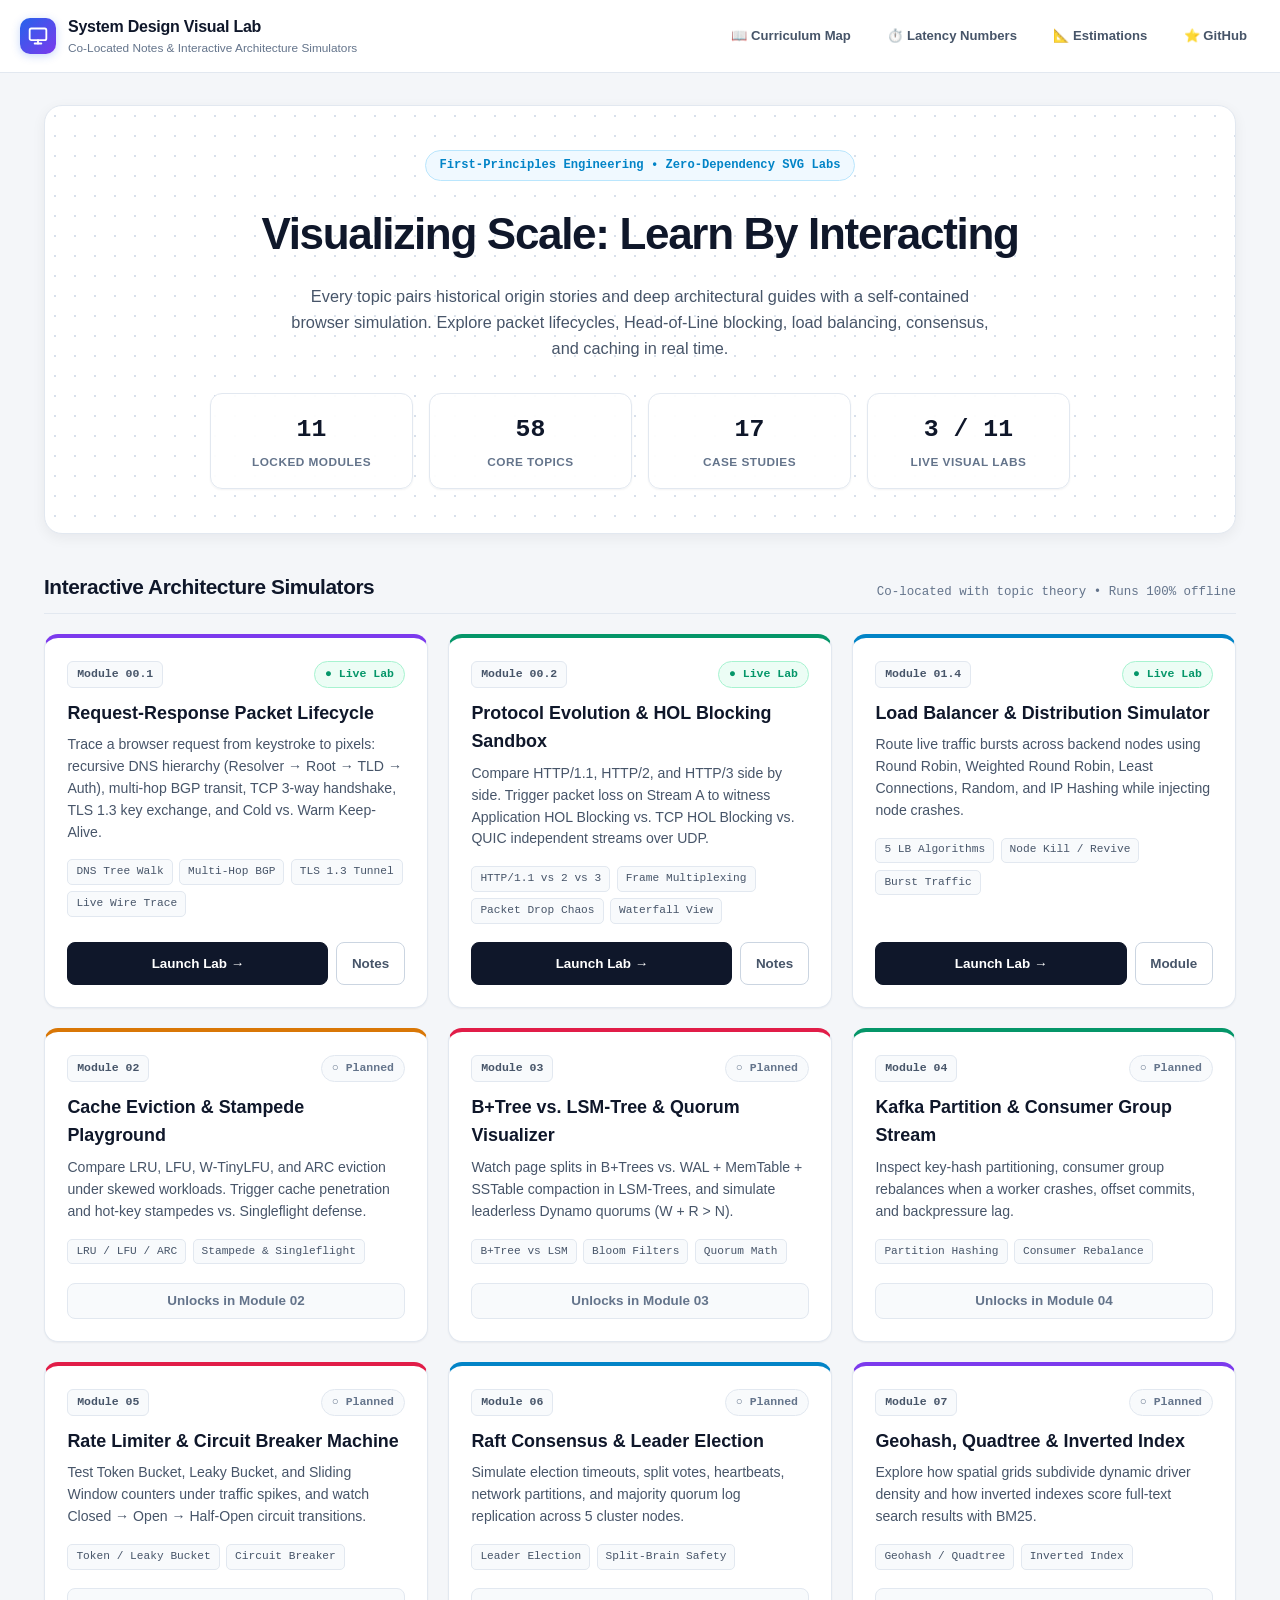
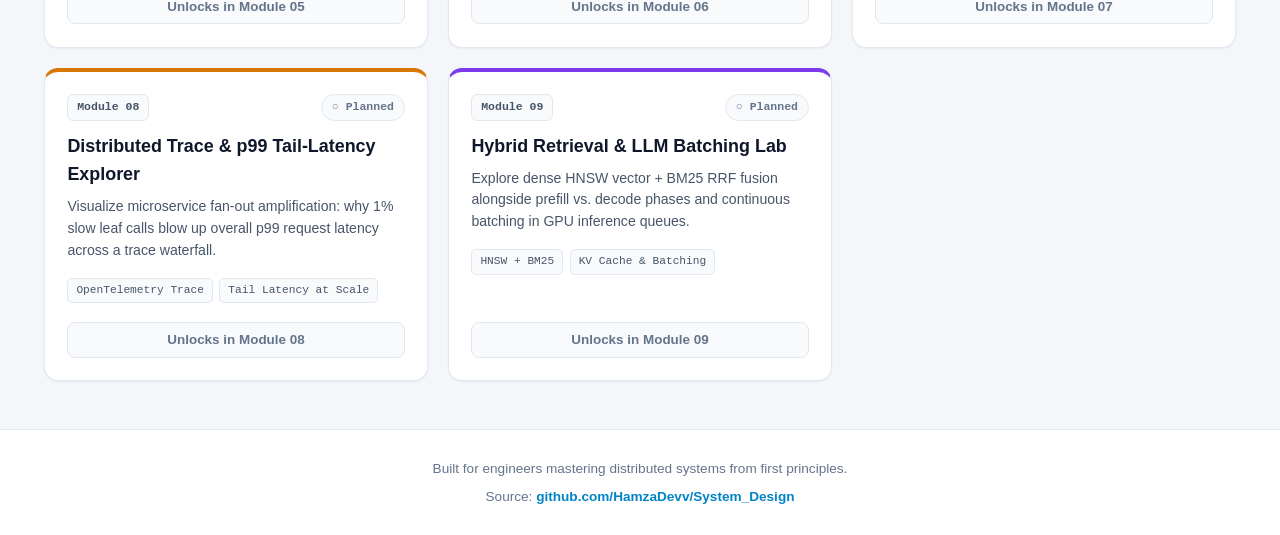
<file: index.html>
<!DOCTYPE html>
<html lang="en">
<head>
  <meta charset="UTF-8">
  <meta name="viewport" content="width=device-width, initial-scale=1.0">
  <title>System Design Visual Lab & Interactive Simulations</title>
  <style>
    :root {
      --bg-page: #f4f6f9;
      --bg-surface: #ffffff;
      --bg-subtle: #f8fafc;
      --border: #e2e8f0;
      --border-strong: #cbd5e1;

      --text-primary: #0f172a;
      --text-secondary: #475569;
      --text-muted: #64748b;

      --purple: #7c3aed;
      --purple-bg: #f5f3ff;
      --amber: #d97706;
      --amber-bg: #fffbeb;
      --sky: #0284c7;
      --sky-bg: #f0f9ff;
      --emerald: #059669;
      --emerald-bg: #ecfdf5;
      --rose: #e11d48;
      --rose-bg: #fff1f2;

      --shadow-sm: 0 1px 2px rgba(15, 23, 42, 0.05);
      --shadow-md: 0 4px 14px rgba(15, 23, 42, 0.06);
      --font-sans: "Inter", -apple-system, BlinkMacSystemFont, "Segoe UI", Roboto, sans-serif;
      --font-mono: "JetBrains Mono", ui-monospace, SFMono-Regular, Menlo, Monaco, Consolas, monospace;
    }

    * { box-sizing: border-box; margin: 0; padding: 0; }

    body {
      background-color: var(--bg-page);
      color: var(--text-primary);
      font-family: var(--font-sans);
      line-height: 1.6;
      min-height: 100vh;
      display: flex;
      flex-direction: column;
      -webkit-font-smoothing: antialiased;
    }

    /* Sticky Header */
    header {
      background: rgba(255, 255, 255, 0.94);
      backdrop-filter: blur(10px);
      border-bottom: 1px solid var(--border);
      position: sticky;
      top: 0;
      z-index: 50;
    }

    .container {
      max-width: 1240px;
      margin: 0 auto;
      padding: 0 1.5rem;
      width: 100%;
    }

    .nav-bar {
      display: flex;
      justify-content: space-between;
      align-items: center;
      padding: 0.85rem 0;
      gap: 1rem;
      flex-wrap: wrap;
    }

    .brand {
      display: flex;
      align-items: center;
      gap: 0.75rem;
      text-decoration: none;
      color: var(--text-primary);
    }

    .brand-icon {
      width: 36px;
      height: 36px;
      border-radius: 10px;
      background: linear-gradient(135deg, #2563eb, #7c3aed);
      color: #fff;
      display: grid;
      place-items: center;
      box-shadow: 0 2px 8px rgba(37, 99, 235, 0.25);
    }

    .brand-text strong {
      display: block;
      font-size: 1rem;
      font-weight: 700;
      letter-spacing: -0.015em;
    }

    .brand-text span {
      display: block;
      font-size: 0.74rem;
      color: var(--text-muted);
    }

    .nav-links {
      display: flex;
      gap: 0.65rem;
      align-items: center;
      flex-wrap: wrap;
    }

    .nav-links a {
      color: var(--text-secondary);
      text-decoration: none;
      font-size: 0.82rem;
      font-weight: 600;
      padding: 0.4rem 0.75rem;
      border-radius: 8px;
      border: 1px solid transparent;
      transition: all 0.15s;
    }

    .nav-links a:hover {
      background: var(--bg-subtle);
      border-color: var(--border);
      color: var(--text-primary);
    }

    /* Hero Whiteboard Banner */
    .hero {
      margin: 2rem 0;
      background: var(--bg-surface);
      border: 1px solid var(--border);
      border-radius: 18px;
      padding: 2.75rem 2rem;
      text-align: center;
      box-shadow: var(--shadow-md);
      background-image: radial-gradient(#d8e0eb 1.1px, transparent 1.1px);
      background-size: 20px 20px;
    }

    .hero-pill {
      display: inline-flex;
      align-items: center;
      gap: 0.45rem;
      padding: 0.3rem 0.85rem;
      background: var(--sky-bg);
      border: 1px solid #bae6fd;
      border-radius: 999px;
      font-family: var(--font-mono);
      font-size: 0.76rem;
      font-weight: 600;
      color: var(--sky);
      margin-bottom: 1.1rem;
    }

    .hero h1 {
      font-size: clamp(1.9rem, 4vw, 2.75rem);
      font-weight: 800;
      letter-spacing: -0.03em;
      color: var(--text-primary);
      margin-bottom: 0.85rem;
    }

    .hero p {
      color: var(--text-secondary);
      font-size: 1.02rem;
      max-width: 720px;
      margin: 0 auto 2rem;
    }

    .stats-ribbon {
      display: grid;
      grid-template-columns: repeat(auto-fit, minmax(170px, 1fr));
      gap: 1rem;
      max-width: 860px;
      margin: 0 auto;
    }

    .stat-box {
      background: rgba(255, 255, 255, 0.92);
      border: 1px solid var(--border);
      border-radius: 12px;
      padding: 1rem;
      box-shadow: var(--shadow-sm);
    }

    .stat-number {
      font-family: var(--font-mono);
      font-size: 1.55rem;
      font-weight: 800;
      color: var(--text-primary);
    }

    .stat-label {
      font-size: 0.74rem;
      font-weight: 600;
      color: var(--text-muted);
      text-transform: uppercase;
      letter-spacing: 0.04em;
      margin-top: 0.2rem;
    }

    /* Section Header */
    .section-header {
      display: flex;
      justify-content: space-between;
      align-items: flex-end;
      margin: 2.25rem 0 1.25rem;
      padding-bottom: 0.65rem;
      border-bottom: 1px solid var(--border);
      flex-wrap: wrap;
      gap: 0.5rem;
    }

    .section-title {
      font-size: 1.3rem;
      font-weight: 700;
      letter-spacing: -0.02em;
      color: var(--text-primary);
      display: flex;
      align-items: center;
      gap: 0.55rem;
    }

    .section-sub {
      font-family: var(--font-mono);
      font-size: 0.78rem;
      color: var(--text-muted);
    }

    /* Lab Grid */
    .sim-grid {
      display: grid;
      grid-template-columns: repeat(auto-fill, minmax(350px, 1fr));
      gap: 1.25rem;
      margin-bottom: 3rem;
    }

    @media (max-width: 640px) {
      .sim-grid { grid-template-columns: 1fr; }
    }

    .sim-card {
      background: var(--bg-surface);
      border: 1px solid var(--border);
      border-radius: 14px;
      padding: 1.4rem;
      display: flex;
      flex-direction: column;
      justify-content: space-between;
      gap: 1.15rem;
      box-shadow: var(--shadow-sm);
      border-top: 4px solid var(--card-accent, var(--sky));
      transition: transform 0.2s, box-shadow 0.2s;
    }

    .sim-card:hover {
      transform: translateY(-3px);
      box-shadow: var(--shadow-md);
    }

    .sim-tag-row {
      display: flex;
      justify-content: space-between;
      align-items: center;
      margin-bottom: 0.65rem;
    }

    .sim-module-badge {
      font-family: var(--font-mono);
      font-size: 0.72rem;
      font-weight: 700;
      padding: 0.22rem 0.55rem;
      border-radius: 6px;
      background: var(--bg-subtle);
      border: 1px solid var(--border);
      color: var(--text-secondary);
    }

    .sim-status {
      font-family: var(--font-mono);
      font-size: 0.72rem;
      font-weight: 700;
      padding: 0.2rem 0.6rem;
      border-radius: 999px;
    }

    .status-live {
      background: var(--emerald-bg);
      color: var(--emerald);
      border: 1px solid #a7f3d0;
    }

    .status-upcoming {
      background: var(--bg-subtle);
      color: var(--text-muted);
      border: 1px solid var(--border);
    }

    .sim-card h3 {
      font-size: 1.12rem;
      font-weight: 700;
      color: var(--text-primary);
      margin-bottom: 0.45rem;
    }

    .sim-card p {
      font-size: 0.88rem;
      color: var(--text-secondary);
      line-height: 1.55;
      margin-bottom: 1rem;
    }

    .sim-features {
      display: flex;
      flex-wrap: wrap;
      gap: 0.4rem;
    }

    .feature-pill {
      font-family: var(--font-mono);
      font-size: 0.7rem;
      background: var(--bg-subtle);
      border: 1px solid var(--border);
      border-radius: 5px;
      padding: 0.18rem 0.5rem;
      color: var(--text-secondary);
    }

    .card-actions {
      display: flex;
      gap: 0.5rem;
    }

    .btn {
      display: inline-flex;
      align-items: center;
      justify-content: center;
      gap: 0.35rem;
      padding: 0.6rem 0.9rem;
      font-size: 0.84rem;
      font-weight: 600;
      border-radius: 8px;
      text-decoration: none;
      cursor: pointer;
      border: 1px solid var(--border-strong);
      transition: all 0.15s;
    }

    .btn-primary {
      flex: 1;
      background: var(--text-primary);
      color: #fff;
      border-color: var(--text-primary);
    }

    .btn-primary:hover {
      background: #1e293b;
    }

    .btn-notes {
      background: #fff;
      color: var(--text-secondary);
    }

    .btn-notes:hover {
      background: var(--bg-subtle);
      color: var(--text-primary);
    }

    .btn-disabled {
      width: 100%;
      background: var(--bg-subtle);
      color: var(--text-muted);
      border-color: var(--border);
      cursor: not-allowed;
    }

    footer {
      margin-top: auto;
      border-top: 1px solid var(--border);
      background: var(--bg-surface);
      padding: 1.75rem 0;
      text-align: center;
      color: var(--text-muted);
      font-size: 0.85rem;
    }

    footer a {
      color: var(--sky);
      text-decoration: none;
      font-weight: 600;
    }
  </style>
</head>
<body>

  <header>
    <div class="container nav-bar">
      <a href="README.md" class="brand">
        <div class="brand-icon">
          <svg width="20" height="20" viewBox="0 0 24 24" fill="none" stroke="currentColor" stroke-width="2.2" stroke-linecap="round" stroke-linejoin="round">
            <rect x="2" y="3" width="20" height="14" rx="2"/><line x1="8" y1="21" x2="16" y2="21"/><line x1="12" y1="17" x2="12" y2="21"/>
          </svg>
        </div>
        <div class="brand-text">
          <strong>System Design Visual Lab</strong>
          <span>Co-Located Notes &amp; Interactive Architecture Simulators</span>
        </div>
      </a>
      <nav class="nav-links">
        <a href="README.md">📖 Curriculum Map</a>
        <a href="cheatsheets/latencies-numbers-every-programmer-should-know.md">⏱️ Latency Numbers</a>
        <a href="cheatsheets/system-design-formulas-and-estimations.md">📐 Estimations</a>
        <a href="https://github.com/HamzaDevv/System_Design" target="_blank" rel="noopener">⭐️ GitHub</a>
      </nav>
    </div>
  </header>

  <main class="container">
    <section class="hero">
      <div class="hero-pill">First-Principles Engineering • Zero-Dependency SVG Labs</div>
      <h1>Visualizing Scale: Learn By Interacting</h1>
      <p>
        Every topic pairs historical origin stories and deep architectural guides with a self-contained browser simulation. Explore packet lifecycles, Head-of-Line blocking, load balancing, consensus, and caching in real time.
      </p>

      <div class="stats-ribbon">
        <div class="stat-box">
          <div class="stat-number">11</div>
          <div class="stat-label">Locked Modules</div>
        </div>
        <div class="stat-box">
          <div class="stat-number">58</div>
          <div class="stat-label">Core Topics</div>
        </div>
        <div class="stat-box">
          <div class="stat-number">17</div>
          <div class="stat-label">Case Studies</div>
        </div>
        <div class="stat-box">
          <div class="stat-number">3 / 11</div>
          <div class="stat-label">Live Visual Labs</div>
        </div>
      </div>
    </section>

    <section>
      <div class="section-header">
        <h2 class="section-title">Interactive Architecture Simulators</h2>
        <span class="section-sub">Co-located with topic theory • Runs 100% offline</span>
      </div>

      <div class="sim-grid">

        <!-- Lab 00.1 -->
        <article class="sim-card" style="--card-accent: var(--purple);">
          <div>
            <div class="sim-tag-row">
              <span class="sim-module-badge">Module 00.1</span>
              <span class="sim-status status-live">● Live Lab</span>
            </div>
            <h3>Request-Response Packet Lifecycle</h3>
            <p>
              Trace a browser request from keystroke to pixels: recursive DNS hierarchy (Resolver → Root → TLD → Auth), multi-hop BGP transit, TCP 3-way handshake, TLS 1.3 key exchange, and Cold vs. Warm Keep-Alive.
            </p>
            <div class="sim-features">
              <span class="feature-pill">DNS Tree Walk</span>
              <span class="feature-pill">Multi-Hop BGP</span>
              <span class="feature-pill">TLS 1.3 Tunnel</span>
              <span class="feature-pill">Live Wire Trace</span>
            </div>
          </div>
          <div class="card-actions">
            <a href="00-foundations/01-request-response-lifecycle/simulation.html" class="btn btn-primary">Launch Lab →</a>
            <a href="00-foundations/01-request-response-lifecycle/README.md" class="btn btn-notes">Notes</a>
          </div>
        </article>

        <!-- Lab 00.2 -->
        <article class="sim-card" style="--card-accent: var(--emerald);">
          <div>
            <div class="sim-tag-row">
              <span class="sim-module-badge">Module 00.2</span>
              <span class="sim-status status-live">● Live Lab</span>
            </div>
            <h3>Protocol Evolution &amp; HOL Blocking Sandbox</h3>
            <p>
              Compare HTTP/1.1, HTTP/2, and HTTP/3 side by side. Trigger packet loss on Stream A to witness Application HOL Blocking vs. TCP HOL Blocking vs. QUIC independent streams over UDP.
            </p>
            <div class="sim-features">
              <span class="feature-pill">HTTP/1.1 vs 2 vs 3</span>
              <span class="feature-pill">Frame Multiplexing</span>
              <span class="feature-pill">Packet Drop Chaos</span>
              <span class="feature-pill">Waterfall View</span>
            </div>
          </div>
          <div class="card-actions">
            <a href="00-foundations/02-protocol-evolution/simulation.html" class="btn btn-primary">Launch Lab →</a>
            <a href="00-foundations/02-protocol-evolution/README.md" class="btn btn-notes">Notes</a>
          </div>
        </article>

        <!-- Lab 01.4 -->
        <article class="sim-card" style="--card-accent: var(--sky);">
          <div>
            <div class="sim-tag-row">
              <span class="sim-module-badge">Module 01.4</span>
              <span class="sim-status status-live">● Live Lab</span>
            </div>
            <h3>Load Balancer &amp; Distribution Simulator</h3>
            <p>
              Route live traffic bursts across backend nodes using Round Robin, Weighted Round Robin, Least Connections, Random, and IP Hashing while injecting node crashes.
            </p>
            <div class="sim-features">
              <span class="feature-pill">5 LB Algorithms</span>
              <span class="feature-pill">Node Kill / Revive</span>
              <span class="feature-pill">Burst Traffic</span>
            </div>
          </div>
          <div class="card-actions">
            <a href="01-scalability-load-balancing/04-load-balancing-algorithms/simulation.html" class="btn btn-primary">Launch Lab →</a>
            <a href="01-scalability-load-balancing/README.md" class="btn btn-notes">Module</a>
          </div>
        </article>

        <!-- Lab 02 -->
        <article class="sim-card" style="--card-accent: var(--amber);">
          <div>
            <div class="sim-tag-row">
              <span class="sim-module-badge">Module 02</span>
              <span class="sim-status status-upcoming">○ Planned</span>
            </div>
            <h3>Cache Eviction &amp; Stampede Playground</h3>
            <p>
              Compare LRU, LFU, W-TinyLFU, and ARC eviction under skewed workloads. Trigger cache penetration and hot-key stampedes vs. Singleflight defense.
            </p>
            <div class="sim-features">
              <span class="feature-pill">LRU / LFU / ARC</span>
              <span class="feature-pill">Stampede &amp; Singleflight</span>
            </div>
          </div>
          <button class="btn btn-disabled" disabled>Unlocks in Module 02</button>
        </article>

        <!-- Lab 03 -->
        <article class="sim-card" style="--card-accent: var(--rose);">
          <div>
            <div class="sim-tag-row">
              <span class="sim-module-badge">Module 03</span>
              <span class="sim-status status-upcoming">○ Planned</span>
            </div>
            <h3>B+Tree vs. LSM-Tree &amp; Quorum Visualizer</h3>
            <p>
              Watch page splits in B+Trees vs. WAL + MemTable + SSTable compaction in LSM-Trees, and simulate leaderless Dynamo quorums (W + R &gt; N).
            </p>
            <div class="sim-features">
              <span class="feature-pill">B+Tree vs LSM</span>
              <span class="feature-pill">Bloom Filters</span>
              <span class="feature-pill">Quorum Math</span>
            </div>
          </div>
          <button class="btn btn-disabled" disabled>Unlocks in Module 03</button>
        </article>

        <!-- Lab 04 -->
        <article class="sim-card" style="--card-accent: var(--emerald);">
          <div>
            <div class="sim-tag-row">
              <span class="sim-module-badge">Module 04</span>
              <span class="sim-status status-upcoming">○ Planned</span>
            </div>
            <h3>Kafka Partition &amp; Consumer Group Stream</h3>
            <p>
              Inspect key-hash partitioning, consumer group rebalances when a worker crashes, offset commits, and backpressure lag.
            </p>
            <div class="sim-features">
              <span class="feature-pill">Partition Hashing</span>
              <span class="feature-pill">Consumer Rebalance</span>
            </div>
          </div>
          <button class="btn btn-disabled" disabled>Unlocks in Module 04</button>
        </article>

        <!-- Lab 05 -->
        <article class="sim-card" style="--card-accent: var(--rose);">
          <div>
            <div class="sim-tag-row">
              <span class="sim-module-badge">Module 05</span>
              <span class="sim-status status-upcoming">○ Planned</span>
            </div>
            <h3>Rate Limiter &amp; Circuit Breaker Machine</h3>
            <p>
              Test Token Bucket, Leaky Bucket, and Sliding Window counters under traffic spikes, and watch Closed → Open → Half-Open circuit transitions.
            </p>
            <div class="sim-features">
              <span class="feature-pill">Token / Leaky Bucket</span>
              <span class="feature-pill">Circuit Breaker</span>
            </div>
          </div>
          <button class="btn btn-disabled" disabled>Unlocks in Module 05</button>
        </article>

        <!-- Lab 06 -->
        <article class="sim-card" style="--card-accent: var(--sky);">
          <div>
            <div class="sim-tag-row">
              <span class="sim-module-badge">Module 06</span>
              <span class="sim-status status-upcoming">○ Planned</span>
            </div>
            <h3>Raft Consensus &amp; Leader Election</h3>
            <p>
              Simulate election timeouts, split votes, heartbeats, network partitions, and majority quorum log replication across 5 cluster nodes.
            </p>
            <div class="sim-features">
              <span class="feature-pill">Leader Election</span>
              <span class="feature-pill">Split-Brain Safety</span>
            </div>
          </div>
          <button class="btn btn-disabled" disabled>Unlocks in Module 06</button>
        </article>

        <!-- Lab 07 -->
        <article class="sim-card" style="--card-accent: var(--purple);">
          <div>
            <div class="sim-tag-row">
              <span class="sim-module-badge">Module 07</span>
              <span class="sim-status status-upcoming">○ Planned</span>
            </div>
            <h3>Geohash, Quadtree &amp; Inverted Index</h3>
            <p>
              Explore how spatial grids subdivide dynamic driver density and how inverted indexes score full-text search results with BM25.
            </p>
            <div class="sim-features">
              <span class="feature-pill">Geohash / Quadtree</span>
              <span class="feature-pill">Inverted Index</span>
            </div>
          </div>
          <button class="btn btn-disabled" disabled>Unlocks in Module 07</button>
        </article>

        <!-- Lab 08 -->
        <article class="sim-card" style="--card-accent: var(--amber);">
          <div>
            <div class="sim-tag-row">
              <span class="sim-module-badge">Module 08</span>
              <span class="sim-status status-upcoming">○ Planned</span>
            </div>
            <h3>Distributed Trace &amp; p99 Tail-Latency Explorer</h3>
            <p>
              Visualize microservice fan-out amplification: why 1% slow leaf calls blow up overall p99 request latency across a trace waterfall.
            </p>
            <div class="sim-features">
              <span class="feature-pill">OpenTelemetry Trace</span>
              <span class="feature-pill">Tail Latency at Scale</span>
            </div>
          </div>
          <button class="btn btn-disabled" disabled>Unlocks in Module 08</button>
        </article>

        <!-- Lab 09 -->
        <article class="sim-card" style="--card-accent: var(--purple);">
          <div>
            <div class="sim-tag-row">
              <span class="sim-module-badge">Module 09</span>
              <span class="sim-status status-upcoming">○ Planned</span>
            </div>
            <h3>Hybrid Retrieval &amp; LLM Batching Lab</h3>
            <p>
              Explore dense HNSW vector + BM25 RRF fusion alongside prefill vs. decode phases and continuous batching in GPU inference queues.
            </p>
            <div class="sim-features">
              <span class="feature-pill">HNSW + BM25</span>
              <span class="feature-pill">KV Cache &amp; Batching</span>
            </div>
          </div>
          <button class="btn btn-disabled" disabled>Unlocks in Module 09</button>
        </article>

      </div>
    </section>
  </main>

  <footer>
    <div class="container">
      <p>Built for engineers mastering distributed systems from first principles.</p>
      <p style="margin-top: 0.35rem;">
        Source: <a href="https://github.com/HamzaDevv/System_Design" target="_blank" rel="noopener">github.com/HamzaDevv/System_Design</a>
      </p>
    </div>
  </footer>

</body>
</html>
</file>
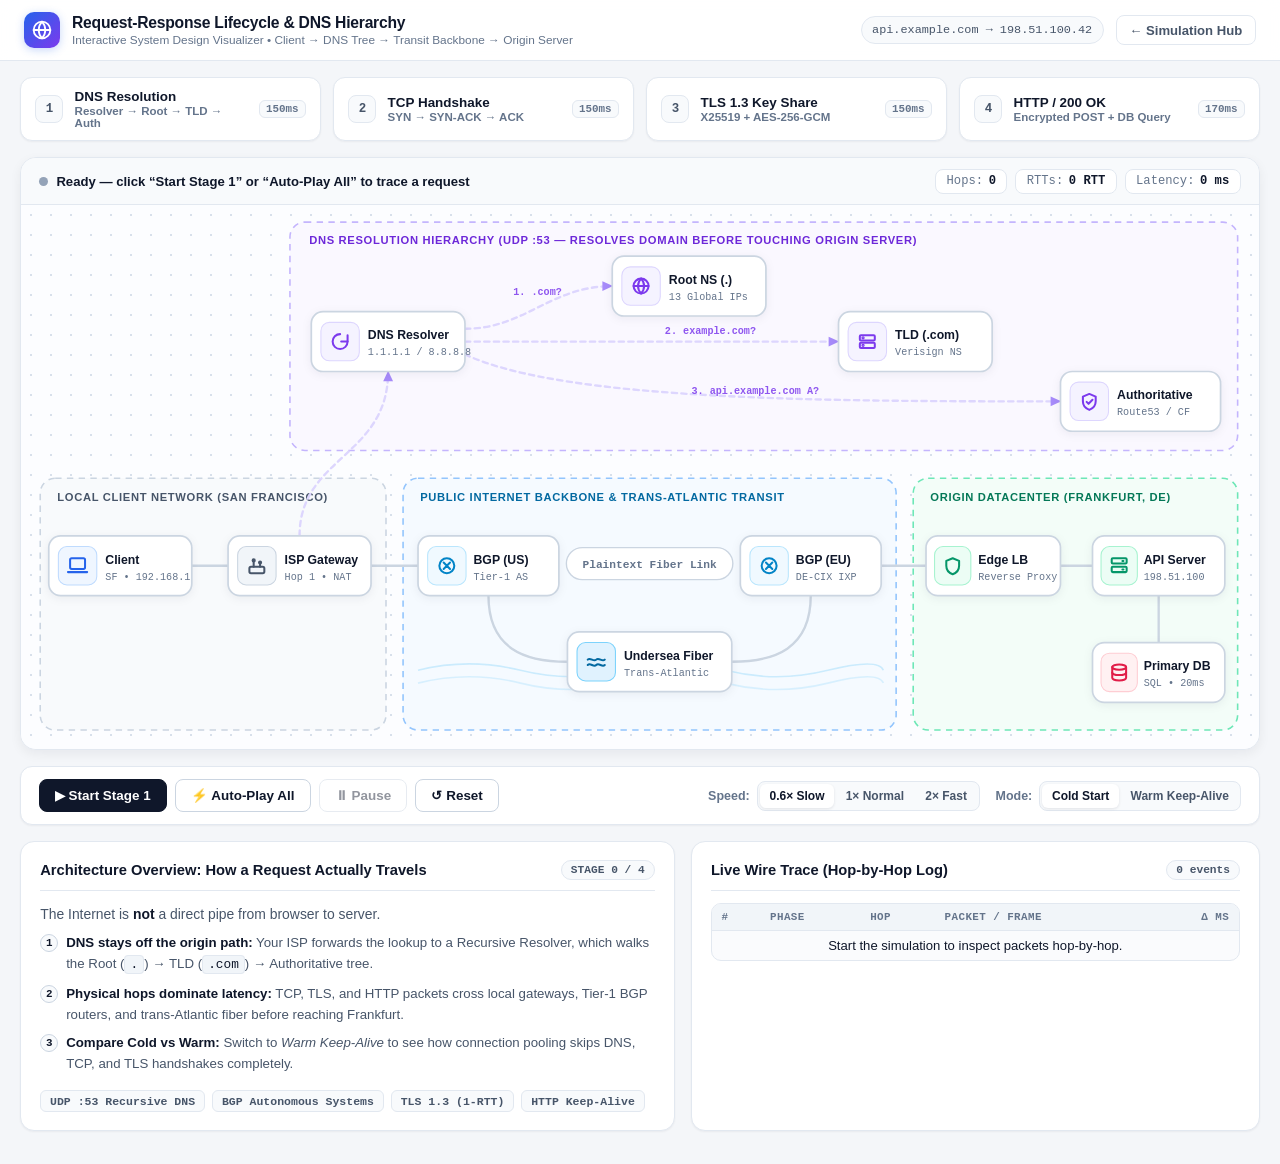
<file: interactive-simulations/00-packet-lifecycle-simulator/index.html>
<!DOCTYPE html>
<html lang="en">
<head>
  <meta charset="UTF-8">
  <meta name="viewport" content="width=device-width, initial-scale=1.0">
  <title>Request-Response Lifecycle & DNS Hierarchy | Visual Lab</title>
  <style>
    :root {
      --bg-page: #f4f6f9;
      --bg-surface: #ffffff;
      --bg-subtle: #f8fafc;
      --border: #e2e8f0;
      --border-strong: #cbd5e1;

      --text-primary: #0f172a;
      --text-secondary: #475569;
      --text-muted: #64748b;

      --dns: #7c3aed;
      --dns-bg: #f5f3ff;
      --dns-border: #c4b5fd;

      --tcp: #d97706;
      --tcp-bg: #fffbeb;
      --tcp-border: #fcd34d;

      --tls: #0284c7;
      --tls-bg: #f0f9ff;
      --tls-border: #7dd3fc;

      --http: #059669;
      --http-bg: #ecfdf5;
      --http-border: #6ee7b7;

      --db: #e11d48;
      --db-bg: #fff1f2;
      --db-border: #fda4af;

      --shadow-sm: 0 1px 2px rgba(15, 23, 42, 0.05);
      --shadow-md: 0 4px 12px rgba(15, 23, 42, 0.06);
      --font-sans: "Inter", -apple-system, BlinkMacSystemFont, "Segoe UI", Roboto, sans-serif;
      --font-mono: "JetBrains Mono", ui-monospace, SFMono-Regular, Menlo, Monaco, Consolas, monospace;
    }

    * {
      box-sizing: border-box;
      margin: 0;
      padding: 0;
    }

    body {
      background-color: var(--bg-page);
      color: var(--text-primary);
      font-family: var(--font-sans);
      min-height: 100vh;
      display: flex;
      flex-direction: column;
      -webkit-font-smoothing: antialiased;
    }

    /* Header */
    header {
      background: rgba(255, 255, 255, 0.92);
      backdrop-filter: blur(10px);
      border-bottom: 1px solid var(--border);
      padding: 0.75rem 1.5rem;
      display: flex;
      justify-content: space-between;
      align-items: center;
      position: sticky;
      top: 0;
      z-index: 40;
    }

    .brand {
      display: flex;
      align-items: center;
      gap: 0.75rem;
      text-decoration: none;
      color: var(--text-primary);
    }

    .brand-icon {
      width: 36px;
      height: 36px;
      border-radius: 10px;
      background: linear-gradient(135deg, #2563eb, #7c3aed);
      color: #fff;
      display: grid;
      place-items: center;
      box-shadow: 0 2px 8px rgba(37, 99, 235, 0.25);
      flex-shrink: 0;
    }

    .brand-title h1 {
      font-size: 0.98rem;
      font-weight: 700;
      letter-spacing: -0.015em;
    }

    .brand-title p {
      font-size: 0.74rem;
      color: var(--text-muted);
      margin-top: 1px;
    }

    .header-right {
      display: flex;
      align-items: center;
      gap: 0.75rem;
    }

    .route-chip {
      font-family: var(--font-mono);
      font-size: 0.74rem;
      color: var(--text-secondary);
      background: var(--bg-subtle);
      border: 1px solid var(--border);
      padding: 0.35rem 0.65rem;
      border-radius: 999px;
    }

    .back-link {
      color: var(--text-secondary);
      text-decoration: none;
      font-size: 0.82rem;
      font-weight: 600;
      padding: 0.4rem 0.8rem;
      border-radius: 8px;
      background: var(--bg-surface);
      border: 1px solid var(--border);
      transition: all 0.18s ease;
    }

    .back-link:hover {
      color: var(--text-primary);
      border-color: var(--border-strong);
      background: var(--bg-subtle);
    }

    /* Layout Container */
    .app-container {
      max-width: 1320px;
      width: 100%;
      margin: 1rem auto 2rem;
      padding: 0 1.25rem;
      display: flex;
      flex-direction: column;
      gap: 1rem;
    }

    /* Stage Stepper */
    .stepper {
      display: grid;
      grid-template-columns: repeat(4, 1fr);
      gap: 0.75rem;
    }

    @media (max-width: 860px) {
      .stepper { grid-template-columns: 1fr 1fr; }
      .route-chip { display: none; }
    }

    .stage-pill {
      background: var(--bg-surface);
      border: 1.5px solid var(--border);
      border-radius: 12px;
      padding: 0.7rem 0.9rem;
      cursor: pointer;
      display: flex;
      align-items: center;
      gap: 0.7rem;
      box-shadow: var(--shadow-sm);
      transition: all 0.2s cubic-bezier(0.22, 1, 0.36, 1);
      position: relative;
      text-align: left;
    }

    .stage-pill:hover {
      border-color: var(--pill-color);
      transform: translateY(-1px);
      box-shadow: var(--shadow-md);
    }

    .stage-pill.active {
      border-color: var(--pill-color);
      background: var(--pill-bg);
      box-shadow: 0 4px 14px -4px color-mix(in srgb, var(--pill-color) 28%, transparent);
    }

    .stage-pill.completed {
      border-color: #a7f3d0;
    }

    .stage-pill.skipped {
      opacity: 0.72;
      border-style: dashed;
    }

    .pill-num {
      width: 28px;
      height: 28px;
      border-radius: 8px;
      background: var(--bg-subtle);
      border: 1px solid var(--border);
      color: var(--text-secondary);
      font-family: var(--font-mono);
      font-size: 0.78rem;
      font-weight: 700;
      display: grid;
      place-items: center;
      flex-shrink: 0;
      transition: all 0.2s ease;
    }

    .stage-pill.active .pill-num {
      background: var(--pill-color);
      border-color: var(--pill-color);
      color: #fff;
    }

    .stage-pill.completed .pill-num {
      background: var(--http);
      border-color: var(--http);
      color: #fff;
    }

    .pill-meta strong {
      display: block;
      font-size: 0.84rem;
      color: var(--text-primary);
      font-weight: 700;
    }

    .pill-meta span {
      display: block;
      font-size: 0.72rem;
      color: var(--text-muted);
      margin-top: 1px;
    }

    .pill-badge {
      margin-left: auto;
      font-family: var(--font-mono);
      font-size: 0.68rem;
      font-weight: 600;
      padding: 2px 6px;
      border-radius: 6px;
      background: var(--bg-subtle);
      color: var(--text-muted);
      border: 1px solid var(--border);
    }

    .stage-pill.completed .pill-badge {
      background: var(--http-bg);
      color: var(--http);
      border-color: var(--http-border);
    }

    /* Main Diagram Board (ByteByteGo Whiteboard Style) */
    .board-card {
      background: var(--bg-surface);
      border: 1px solid var(--border);
      border-radius: 16px;
      box-shadow: var(--shadow-md);
      overflow: hidden;
    }

    .board-topbar {
      padding: 0.65rem 1.15rem;
      background: var(--bg-subtle);
      border-bottom: 1px solid var(--border);
      display: flex;
      justify-content: space-between;
      align-items: center;
      gap: 1rem;
      flex-wrap: wrap;
    }

    .status-pill {
      display: inline-flex;
      align-items: center;
      gap: 0.5rem;
      font-size: 0.82rem;
      font-weight: 600;
      color: var(--text-primary);
    }

    .status-dot {
      width: 9px;
      height: 9px;
      border-radius: 50%;
      background: #94a3b8;
      transition: background 0.2s;
    }

    .status-dot.running {
      background: var(--tls);
      box-shadow: 0 0 0 4px rgba(2, 132, 199, 0.16);
      animation: statusPulse 1.4s infinite;
    }

    .status-dot.done {
      background: var(--http);
      box-shadow: 0 0 0 4px rgba(5, 150, 105, 0.16);
    }

    @keyframes statusPulse {
      0%, 100% { transform: scale(1); opacity: 1; }
      50% { transform: scale(1.18); opacity: 0.65; }
    }

    .metrics-strip {
      display: flex;
      align-items: center;
      gap: 0.5rem;
      flex-wrap: wrap;
    }

    .metric-chip {
      display: inline-flex;
      align-items: center;
      gap: 0.35rem;
      background: var(--bg-surface);
      border: 1px solid var(--border);
      border-radius: 8px;
      padding: 0.28rem 0.65rem;
      font-size: 0.76rem;
      font-family: var(--font-mono);
    }

    .metric-chip span {
      color: var(--text-muted);
    }

    .metric-chip strong {
      color: var(--text-primary);
      font-weight: 700;
    }

    .diagram-viewport {
      position: relative;
      width: 100%;
      background-color: #fcfdff;
      background-image: radial-gradient(#d8e0eb 1.1px, transparent 1.1px);
      background-size: 20px 20px;
      overflow-x: auto;
    }

    svg#topologySvg {
      display: block;
      width: 100%;
      min-width: 820px;
      height: auto;
      user-select: none;
    }

    /* SVG Architectural Styling */
    .zone-box {
      rx: 14;
      ry: 14;
      stroke-width: 1.5;
      stroke-dasharray: 6 5;
    }

    .zone-label {
      font-size: 10.5px;
      font-weight: 700;
      letter-spacing: 0.06em;
      text-transform: uppercase;
      font-family: var(--font-sans);
    }

    .wire-base {
      fill: none;
      stroke: #cbd5e1;
      stroke-width: 2.2;
      stroke-linecap: round;
      transition: stroke 0.3s ease, stroke-width 0.3s ease;
    }

    .wire-dns {
      stroke: #ddd6fe;
      stroke-dasharray: 5 4;
    }

    .wire-active {
      fill: none;
      stroke-width: 3.4;
      stroke-linecap: round;
      opacity: 0;
      transition: opacity 0.2s ease;
    }

    .wire-tunnel {
      fill: none;
      stroke: #059669;
      stroke-width: 9;
      stroke-linecap: round;
      opacity: 0;
      transition: opacity 0.55s ease;
    }

    .wire-tunnel.encrypted {
      opacity: 0.14;
    }

    .wire-base.encrypted-line {
      stroke: #10b981;
      stroke-width: 2.6;
    }

    .node-group {
      transition: transform 0.2s ease;
    }

    .node-card {
      fill: #ffffff;
      stroke: #cbd5e1;
      stroke-width: 1.6;
      rx: 11;
      ry: 11;
      filter: drop-shadow(0 2px 4px rgba(15, 23, 42, 0.06));
      transition: stroke 0.22s ease, stroke-width 0.22s ease, fill 0.22s ease;
    }

    .node-group.active-node .node-card {
      stroke-width: 2.4;
      filter: drop-shadow(0 6px 14px rgba(15, 23, 42, 0.12));
    }

    .node-title {
      font-size: 11.5px;
      font-weight: 700;
      fill: #0f172a;
      font-family: var(--font-sans);
    }

    .node-sub {
      font-size: 9.5px;
      fill: #64748b;
      font-family: var(--font-mono);
    }

    .node-pulse-ring {
      fill: none;
      stroke-width: 2.5;
      rx: 13;
      ry: 13;
      opacity: 0;
      pointer-events: none;
    }

    .node-group.active-node .node-pulse-ring {
      animation: cardRing 1.1s ease-out infinite;
    }

    @keyframes cardRing {
      0% { opacity: 0.7; stroke-width: 2.5; }
      100% { opacity: 0; stroke-width: 8; }
    }

    /* Controls Bar */
    .controls-bar {
      background: var(--bg-surface);
      border: 1px solid var(--border);
      border-radius: 12px;
      padding: 0.75rem 1.1rem;
      display: flex;
      justify-content: space-between;
      align-items: center;
      gap: 0.85rem;
      flex-wrap: wrap;
      box-shadow: var(--shadow-sm);
    }

    .btn-row {
      display: flex;
      align-items: center;
      gap: 0.5rem;
      flex-wrap: wrap;
    }

    button {
      font-family: inherit;
      font-size: 0.84rem;
      font-weight: 600;
      padding: 0.5rem 0.95rem;
      border-radius: 8px;
      border: 1px solid var(--border-strong);
      background: var(--bg-surface);
      color: var(--text-primary);
      cursor: pointer;
      display: inline-flex;
      align-items: center;
      gap: 0.4rem;
      transition: all 0.16s ease;
    }

    button:hover:not(:disabled) {
      background: var(--bg-subtle);
      border-color: #94a3b8;
    }

    button:disabled {
      opacity: 0.45;
      cursor: not-allowed;
    }

    .btn-primary {
      background: #0f172a;
      border-color: #0f172a;
      color: #ffffff;
    }

    .btn-primary:hover:not(:disabled) {
      background: #1e293b;
      border-color: #1e293b;
      box-shadow: 0 3px 10px rgba(15, 23, 42, 0.18);
    }

    .btn-auto-active {
      background: #eff6ff;
      border-color: #3b82f6;
      color: #1d4ed8;
    }

    .controls-right {
      display: flex;
      align-items: center;
      gap: 1rem;
      flex-wrap: wrap;
    }

    .control-cluster {
      display: flex;
      align-items: center;
      gap: 0.45rem;
      font-size: 0.78rem;
      color: var(--text-muted);
      font-weight: 600;
    }

    .segmented {
      display: inline-flex;
      background: var(--bg-subtle);
      border: 1px solid var(--border);
      border-radius: 8px;
      padding: 2px;
      gap: 2px;
    }

    .seg-btn {
      padding: 0.3rem 0.6rem;
      font-size: 0.75rem;
      font-weight: 600;
      border: none;
      background: transparent;
      color: var(--text-secondary);
      border-radius: 6px;
    }

    .seg-btn:hover {
      background: rgba(15, 23, 42, 0.04);
    }

    .seg-btn.active {
      background: #ffffff;
      color: var(--text-primary);
      box-shadow: 0 1px 3px rgba(15, 23, 42, 0.1);
    }

    /* Bottom 2-Column Panel */
    .lower-grid {
      display: grid;
      grid-template-columns: 1.15fr 1fr;
      gap: 1rem;
    }

    @media (max-width: 960px) {
      .lower-grid { grid-template-columns: 1fr; }
    }

    .panel-card {
      background: var(--bg-surface);
      border: 1px solid var(--border);
      border-radius: 14px;
      padding: 1.1rem 1.2rem;
      box-shadow: var(--shadow-sm);
      display: flex;
      flex-direction: column;
      gap: 0.75rem;
    }

    .panel-header {
      display: flex;
      justify-content: space-between;
      align-items: center;
      border-bottom: 1px solid var(--border);
      padding-bottom: 0.6rem;
    }

    .panel-title {
      font-size: 0.92rem;
      font-weight: 700;
      color: var(--text-primary);
      display: flex;
      align-items: center;
      gap: 0.45rem;
    }

    .stage-tag {
      font-family: var(--font-mono);
      font-size: 0.7rem;
      font-weight: 700;
      padding: 0.2rem 0.55rem;
      border-radius: 999px;
      background: var(--bg-subtle);
      border: 1px solid var(--border);
      color: var(--text-secondary);
    }

    .insight-body {
      font-size: 0.87rem;
      line-height: 1.62;
      color: var(--text-secondary);
    }

    .insight-body strong {
      color: var(--text-primary);
    }

    .insight-body code {
      font-family: var(--font-mono);
      font-size: 0.8rem;
      background: #f1f5f9;
      padding: 1px 5px;
      border-radius: 4px;
      color: #0f172a;
      border: 1px solid #e2e8f0;
    }

    .insight-steps {
      list-style: none;
      display: flex;
      flex-direction: column;
      gap: 0.4rem;
      margin-top: 0.4rem;
    }

    .insight-steps li {
      display: flex;
      align-items: flex-start;
      gap: 0.5rem;
      font-size: 0.83rem;
      color: var(--text-secondary);
    }

    .step-dot-num {
      width: 18px;
      height: 18px;
      border-radius: 50%;
      background: var(--bg-subtle);
      border: 1px solid var(--border-strong);
      color: var(--text-primary);
      font-family: var(--font-mono);
      font-size: 0.68rem;
      font-weight: 700;
      display: grid;
      place-items: center;
      flex-shrink: 0;
      margin-top: 2px;
    }

    .tag-row {
      display: flex;
      gap: 0.45rem;
      flex-wrap: wrap;
      margin-top: 0.2rem;
    }

    .concept-tag {
      font-family: var(--font-mono);
      font-size: 0.72rem;
      font-weight: 600;
      padding: 0.22rem 0.55rem;
      border-radius: 6px;
      background: var(--bg-subtle);
      border: 1px solid var(--border);
      color: var(--text-secondary);
    }

    /* Latency Breakdown Bar */
    .breakdown-box {
      margin-top: 0.35rem;
      padding-top: 0.75rem;
      border-top: 1px dashed var(--border-strong);
      display: none;
      flex-direction: column;
      gap: 0.5rem;
    }

    .breakdown-box.visible {
      display: flex;
    }

    .breakdown-bar {
      height: 14px;
      width: 100%;
      border-radius: 999px;
      overflow: hidden;
      display: flex;
      background: #e2e8f0;
    }

    .bar-seg {
      height: 100%;
      transition: width 0.5s cubic-bezier(0.22, 1, 0.36, 1);
    }

    .breakdown-legend {
      display: flex;
      flex-wrap: wrap;
      gap: 0.65rem;
      font-size: 0.73rem;
      font-family: var(--font-mono);
      color: var(--text-secondary);
    }

    .legend-item {
      display: inline-flex;
      align-items: center;
      gap: 0.3rem;
    }

    .legend-swatch {
      width: 9px;
      height: 9px;
      border-radius: 3px;
    }

    /* Wire Trace Log */
    .trace-scroll {
      max-height: 235px;
      overflow-y: auto;
      border: 1px solid var(--border);
      border-radius: 10px;
      background: #fafbfd;
    }

    .trace-table {
      width: 100%;
      border-collapse: collapse;
      font-family: var(--font-mono);
      font-size: 0.73rem;
    }

    .trace-table th {
      position: sticky;
      top: 0;
      background: #f1f5f9;
      color: var(--text-muted);
      font-weight: 700;
      text-align: left;
      padding: 0.45rem 0.6rem;
      border-bottom: 1px solid var(--border);
      font-size: 0.68rem;
      text-transform: uppercase;
      letter-spacing: 0.04em;
    }

    .trace-table td {
      padding: 0.42rem 0.6rem;
      border-bottom: 1px solid #eef2f6;
      color: var(--text-primary);
      vertical-align: middle;
    }

    .trace-table tr:last-child td {
      border-bottom: none;
    }

    .trace-row-new {
      animation: rowFlash 0.7s ease-out;
    }

    @keyframes rowFlash {
      0% { background: #e0f2fe; }
      100% { background: transparent; }
    }

    .trace-pill {
      display: inline-block;
      padding: 1px 6px;
      border-radius: 4px;
      font-size: 0.67rem;
      font-weight: 700;
    }

    .trace-empty {
      padding: 2rem 1rem;
      text-align: center;
      color: var(--text-muted);
      font-family: var(--font-sans);
      font-size: 0.82rem;
    }
  </style>
</head>
<body>

  <header>
    <a href="../index.html" class="brand">
      <div class="brand-icon">
        <svg width="20" height="20" viewBox="0 0 24 24" fill="none" stroke="currentColor" stroke-width="2.2" stroke-linecap="round" stroke-linejoin="round">
          <circle cx="12" cy="12" r="10"/><line x1="2" y1="12" x2="22" y2="12"/>
          <path d="M12 2a15.3 15.3 0 0 1 4 10 15.3 15.3 0 0 1-4 10 15.3 15.3 0 0 1-4-10 15.3 15.3 0 0 1 4-10z"/>
        </svg>
      </div>
      <div class="brand-title">
        <h1>Request-Response Lifecycle &amp; DNS Hierarchy</h1>
        <p>Interactive System Design Visualizer • Client → DNS Tree → Transit Backbone → Origin Server</p>
      </div>
    </a>

    <div class="header-right">
      <span class="route-chip">api.example.com → 198.51.100.42</span>
      <a href="../index.html" class="back-link">← Simulation Hub</a>
    </div>
  </header>

  <main class="app-container">

    <!-- 4-Stage Interactive Stepper -->
    <nav class="stepper" id="stepperNav">
      <button class="stage-pill" data-stage="1" style="--pill-color: var(--dns); --pill-bg: var(--dns-bg);">
        <div class="pill-num">1</div>
        <div class="pill-meta">
          <strong>DNS Resolution</strong>
          <span>Resolver → Root → TLD → Auth</span>
        </div>
        <span class="pill-badge" id="badgeStage1">150ms</span>
      </button>

      <button class="stage-pill" data-stage="2" style="--pill-color: var(--tcp); --pill-bg: var(--tcp-bg);">
        <div class="pill-num">2</div>
        <div class="pill-meta">
          <strong>TCP Handshake</strong>
          <span>SYN → SYN-ACK → ACK</span>
        </div>
        <span class="pill-badge" id="badgeStage2">150ms</span>
      </button>

      <button class="stage-pill" data-stage="3" style="--pill-color: var(--tls); --pill-bg: var(--tls-bg);">
        <div class="pill-num">3</div>
        <div class="pill-meta">
          <strong>TLS 1.3 Key Share</strong>
          <span>X25519 + AES-256-GCM</span>
        </div>
        <span class="pill-badge" id="badgeStage3">150ms</span>
      </button>

      <button class="stage-pill" data-stage="4" style="--pill-color: var(--http); --pill-bg: var(--http-bg);">
        <div class="pill-num">4</div>
        <div class="pill-meta">
          <strong>HTTP / 200 OK</strong>
          <span>Encrypted POST + DB Query</span>
        </div>
        <span class="pill-badge" id="badgeStage4">170ms</span>
      </button>
    </nav>

    <!-- ByteByteGo-Style Architecture Whiteboard -->
    <section class="board-card">
      <div class="board-topbar">
        <div class="status-pill">
          <span class="status-dot" id="statusDot"></span>
          <span id="wireStatus">Ready — click “Next Stage” or “Auto-Play All” to trace a request</span>
        </div>

        <div class="metrics-strip">
          <div class="metric-chip"><span>Hops:</span> <strong id="hudHops">0</strong></div>
          <div class="metric-chip"><span>RTTs:</span> <strong id="hudRtt">0</strong></div>
          <div class="metric-chip"><span>Latency:</span> <strong id="hudLatency">0 ms</strong></div>
        </div>
      </div>

      <div class="diagram-viewport">
        <svg id="topologySvg" viewBox="0 0 1160 510" xmlns="http://www.w3.org/2000/svg">
          <defs>
            <marker id="arrowSlate" viewBox="0 0 10 10" refX="8" refY="5" markerWidth="6" markerHeight="6" orient="auto-start-reverse">
              <path d="M 1 1.5 L 8.5 5 L 1 8.5 z" fill="#94a3b8"/>
            </marker>
            <marker id="arrowDns" viewBox="0 0 10 10" refX="8" refY="5" markerWidth="6" markerHeight="6" orient="auto-start-reverse">
              <path d="M 1 1.5 L 8.5 5 L 1 8.5 z" fill="#a78bfa"/>
            </marker>
            <filter id="packetGlow" x="-40%" y="-40%" width="180%" height="180%">
              <feDropShadow dx="0" dy="2" stdDeviation="3" flood-color="#0f172a" flood-opacity="0.22"/>
            </filter>
          </defs>

          <!-- ZONE 1: DNS HIERARCHY (TOP) -->
          <g id="zoneDns">
            <rect class="zone-box" x="252" y="16" width="888" height="214" fill="#faf8ff" stroke="#c4b5fd"/>
            <text class="zone-label" x="270" y="37" fill="#6d28d9">DNS Resolution Hierarchy (UDP :53 — Resolves Domain Before Touching Origin Server)</text>
          </g>

          <!-- ZONE 2: PUBLIC INTERNET & TRANS-ATLANTIC TRANSIT (BOTTOM MIDDLE) -->
          <g id="zoneTransit">
            <rect class="zone-box" x="358" y="256" width="462" height="236" fill="#f5faff" stroke="#93c5fd"/>
            <text class="zone-label" x="374" y="277" fill="#0369a1">Public Internet Backbone &amp; Trans-Atlantic Transit</text>
            <!-- Subtle ocean cable wave strip -->
            <path d="M 372 436 Q 420 424, 468 436 T 564 436 T 660 436 T 756 436 T 808 436" fill="none" stroke="#bae6fd" stroke-width="1.5" opacity="0.7"/>
            <path d="M 372 448 Q 420 436, 468 448 T 564 448 T 660 448 T 756 448 T 808 448" fill="none" stroke="#bae6fd" stroke-width="1.5" opacity="0.5"/>
          </g>

          <!-- ZONE 3: ORIGIN DATACENTER (BOTTOM RIGHT) -->
          <g id="zoneDatacenter">
            <rect class="zone-box" x="836" y="256" width="304" height="236" fill="#f3fdf8" stroke="#6ee7b7"/>
            <text class="zone-label" x="852" y="277" fill="#047857">Origin Datacenter (Frankfurt, DE)</text>
          </g>

          <!-- ZONE 4: CLIENT NETWORK (BOTTOM LEFT) -->
          <g id="zoneClient">
            <rect class="zone-box" x="18" y="256" width="324" height="236" fill="#f8fafc" stroke="#cbd5e1"/>
            <text class="zone-label" x="34" y="277" fill="#475569">Local Client Network (San Francisco)</text>
          </g>

          <!-- ENCRYPTED TLS TUNNEL UNDERLAY (Lights up after Stage 3) -->
          <g id="tunnelLayer">
            <path class="wire-tunnel" id="tunnel-1" d="M 160 338 L 194 338"/>
            <path class="wire-tunnel" id="tunnel-2" d="M 328 338 L 372 338"/>
            <path class="wire-tunnel" id="tunnel-3" d="M 438 366 C 438 416, 472 428, 512 428"/>
            <path class="wire-tunnel" id="tunnel-4" d="M 666 428 C 706 428, 740 416, 740 366"/>
            <path class="wire-tunnel" id="tunnel-5" d="M 806 338 L 848 338"/>
            <path class="wire-tunnel" id="tunnel-6" d="M 974 338 L 1004 338"/>
          </g>

          <!-- PHYSICAL & LOGICAL WIRES -->
          <g id="wireLayer">
            <!-- DNS Tree Wires -->
            <path id="wire-isp-resolver" class="wire-base wire-dns" d="M 261 310 C 261 236, 344 236, 344 156" marker-end="url(#arrowDns)"/>
            <path id="wire-resolver-root" class="wire-base wire-dns" d="M 416 116 C 472 116, 496 76, 554 76" marker-end="url(#arrowDns)"/>
            <path id="wire-resolver-tld" class="wire-base wire-dns" d="M 416 128 L 766 128" marker-end="url(#arrowDns)"/>
            <path id="wire-resolver-auth" class="wire-base wire-dns" d="M 416 140 C 510 184, 760 184, 974 184" marker-end="url(#arrowDns)"/>

            <!-- Transit Path Wires -->
            <path id="wire-client-isp" class="wire-base transit-wire" d="M 160 338 L 194 338"/>
            <path id="wire-isp-bgpUS" class="wire-base transit-wire" d="M 328 338 L 372 338"/>
            <path id="wire-bgpUS-undersea" class="wire-base transit-wire" d="M 438 366 C 438 416, 472 428, 512 428"/>
            <path id="wire-undersea-bgpEU" class="wire-base transit-wire" d="M 666 428 C 706 428, 740 416, 740 366"/>
            <path id="wire-bgpEU-edge" class="wire-base transit-wire" d="M 806 338 L 848 338"/>
            <path id="wire-edge-server" class="wire-base transit-wire" d="M 974 338 L 1004 338"/>

            <!-- Server to Database Wire -->
            <path id="wire-server-db" class="wire-base" d="M 1066 366 L 1066 410"/>

            <!-- Active Wire Highlight Layer -->
            <path id="activeWireHighlight" class="wire-active" d=""/>
          </g>

          <!-- MIDDLE CABLE / TUNNEL CALLOUT BADGE -->
          <g id="tunnelBadge" transform="translate(589, 336)">
            <rect id="tunnelBadgeBg" x="-78" y="-15" width="156" height="30" rx="15" fill="#ffffff" stroke="#cbd5e1" stroke-width="1.3"/>
            <text id="tunnelBadgeText" x="0" y="4" text-anchor="middle" font-size="10.5" font-weight="700" fill="#64748b" font-family="JetBrains Mono, monospace">Plaintext Fiber Link</text>
          </g>

          <!-- DNS STEP MINI-LABELS ON WIRES -->
          <g font-family="JetBrains Mono, monospace" font-size="9.5" fill="#7c3aed" font-weight="600" opacity="0.85">
            <text x="484" y="84" text-anchor="middle">1. .com?</text>
            <text x="646" y="121" text-anchor="middle">2. example.com?</text>
            <text x="688" y="177" text-anchor="middle">3. api.example.com A?</text>
          </g>

          <!-- ================= ARCHITECTURAL NODE CARDS ================= -->

          <!-- 1. CLIENT (SF) -->
          <g class="node-group" id="node-client" transform="translate(26, 310)">
            <rect class="node-pulse-ring" x="-2" y="-2" width="138" height="60" stroke="#2563eb"/>
            <rect class="node-card" width="134" height="56"/>
            <rect x="9" y="10" width="36" height="36" rx="8" fill="#eff6ff" stroke="#bfdbfe"/>
            <g transform="translate(18, 19)" stroke="#2563eb" stroke-width="1.9" fill="none" stroke-linecap="round" stroke-linejoin="round">
              <rect x="2" y="2" width="14" height="10" rx="1.5"/>
              <path d="M0 15h18"/>
            </g>
            <text class="node-title" x="53" y="26">Client</text>
            <text class="node-sub" x="53" y="41">SF • 192.168.1</text>
          </g>

          <!-- 2. ISP GATEWAY -->
          <g class="node-group" id="node-isp" transform="translate(194, 310)">
            <rect class="node-pulse-ring" x="-2" y="-2" width="138" height="60" stroke="#475569"/>
            <rect class="node-card" width="134" height="56"/>
            <rect x="9" y="10" width="36" height="36" rx="8" fill="#f1f5f9" stroke="#cbd5e1"/>
            <g transform="translate(18, 19)" stroke="#475569" stroke-width="1.9" fill="none" stroke-linecap="round" stroke-linejoin="round">
              <rect x="2" y="10" width="14" height="6" rx="1.5"/>
              <path d="M6 10V5m6 5V7"/>
              <circle cx="6" cy="4" r="1"/><circle cx="12" cy="6" r="1"/>
            </g>
            <text class="node-title" x="53" y="26">ISP Gateway</text>
            <text class="node-sub" x="53" y="41">Hop 1 • NAT</text>
          </g>

          <!-- 3. RECURSIVE RESOLVER -->
          <g class="node-group" id="node-resolver" transform="translate(272, 100)">
            <rect class="node-pulse-ring" x="-2" y="-2" width="148" height="60" stroke="#7c3aed"/>
            <rect class="node-card" width="144" height="56"/>
            <rect x="9" y="10" width="36" height="36" rx="8" fill="#f5f3ff" stroke="#ddd6fe"/>
            <g transform="translate(18, 19)" stroke="#7c3aed" stroke-width="1.9" fill="none" stroke-linecap="round" stroke-linejoin="round">
              <path d="M16 9A7 7 0 1 1 9 2"/><polyline points="16 3 16 9 10 9"/>
            </g>
            <text class="node-title" x="53" y="26">DNS Resolver</text>
            <text class="node-sub" x="53" y="41">1.1.1.1 / 8.8.8.8</text>
          </g>

          <!-- 4. ROOT SERVER -->
          <g class="node-group" id="node-root" transform="translate(554, 48)">
            <rect class="node-pulse-ring" x="-2" y="-2" width="148" height="60" stroke="#7c3aed"/>
            <rect class="node-card" width="144" height="56"/>
            <rect x="9" y="10" width="36" height="36" rx="8" fill="#f5f3ff" stroke="#ddd6fe"/>
            <g transform="translate(18, 19)" stroke="#7c3aed" stroke-width="1.9" fill="none" stroke-linecap="round" stroke-linejoin="round">
              <circle cx="9" cy="9" r="7"/><line x1="2" y1="9" x2="16" y2="9"/>
              <path d="M9 2a10 10 0 0 1 0 14 10 10 0 0 1 0-14"/>
            </g>
            <text class="node-title" x="53" y="26">Root NS (.)</text>
            <text class="node-sub" x="53" y="41">13 Global IPs</text>
          </g>

          <!-- 5. TLD SERVER -->
          <g class="node-group" id="node-tld" transform="translate(766, 100)">
            <rect class="node-pulse-ring" x="-2" y="-2" width="148" height="60" stroke="#7c3aed"/>
            <rect class="node-card" width="144" height="56"/>
            <rect x="9" y="10" width="36" height="36" rx="8" fill="#f5f3ff" stroke="#ddd6fe"/>
            <g transform="translate(18, 19)" stroke="#7c3aed" stroke-width="1.9" fill="none" stroke-linecap="round" stroke-linejoin="round">
              <rect x="2" y="3" width="14" height="5" rx="1"/>
              <rect x="2" y="10" width="14" height="5" rx="1"/>
              <circle cx="5" cy="5.5" r="0.6"/><circle cx="5" cy="12.5" r="0.6"/>
            </g>
            <text class="node-title" x="53" y="26">TLD (.com)</text>
            <text class="node-sub" x="53" y="41">Verisign NS</text>
          </g>

          <!-- 6. AUTHORITATIVE NS -->
          <g class="node-group" id="node-auth" transform="translate(974, 156)">
            <rect class="node-pulse-ring" x="-2" y="-2" width="154" height="60" stroke="#7c3aed"/>
            <rect class="node-card" width="150" height="56"/>
            <rect x="9" y="10" width="36" height="36" rx="8" fill="#f5f3ff" stroke="#ddd6fe"/>
            <g transform="translate(18, 19)" stroke="#7c3aed" stroke-width="1.9" fill="none" stroke-linecap="round" stroke-linejoin="round">
              <path d="M9 2l6 2.5v4.5c0 3.8-2.6 6.8-6 8-3.4-1.2-6-4.2-6-8V4.5L9 2z"/>
              <polyline points="6.5 9.5 8.3 11.3 12 7.5"/>
            </g>
            <text class="node-title" x="53" y="26">Authoritative</text>
            <text class="node-sub" x="53" y="41">Route53 / CF</text>
          </g>

          <!-- 7. BGP CORE (US) -->
          <g class="node-group" id="node-bgpUS" transform="translate(372, 310)">
            <rect class="node-pulse-ring" x="-2" y="-2" width="136" height="60" stroke="#0284c7"/>
            <rect class="node-card" width="132" height="56"/>
            <rect x="9" y="10" width="36" height="36" rx="8" fill="#f0f9ff" stroke="#bae6fd"/>
            <g transform="translate(18, 19)" stroke="#0284c7" stroke-width="1.9" fill="none" stroke-linecap="round" stroke-linejoin="round">
              <circle cx="9" cy="9" r="7"/>
              <path d="M6 6l6 6M12 6l-6 6"/>
            </g>
            <text class="node-title" x="52" y="26">BGP (US)</text>
            <text class="node-sub" x="52" y="41">Tier-1 AS</text>
          </g>

          <!-- 8. UNDERSEA FIBER -->
          <g class="node-group" id="node-undersea" transform="translate(512, 400)">
            <rect class="node-pulse-ring" x="-2" y="-2" width="158" height="60" stroke="#0284c7"/>
            <rect class="node-card" width="154" height="56"/>
            <rect x="9" y="10" width="36" height="36" rx="8" fill="#e0f2fe" stroke="#7dd3fc"/>
            <g transform="translate(18, 19)" stroke="#0369a1" stroke-width="1.9" fill="none" stroke-linecap="round" stroke-linejoin="round">
              <path d="M1 7c2.5-2.5 5.5 2.5 8 0s5.5 2.5 8 0"/>
              <path d="M1 12c2.5-2.5 5.5 2.5 8 0s5.5 2.5 8 0"/>
            </g>
            <text class="node-title" x="53" y="26">Undersea Fiber</text>
            <text class="node-sub" x="53" y="41">Trans-Atlantic</text>
          </g>

          <!-- 9. BGP CORE (EU) -->
          <g class="node-group" id="node-bgpEU" transform="translate(674, 310)">
            <rect class="node-pulse-ring" x="-2" y="-2" width="136" height="60" stroke="#0284c7"/>
            <rect class="node-card" width="132" height="56"/>
            <rect x="9" y="10" width="36" height="36" rx="8" fill="#f0f9ff" stroke="#bae6fd"/>
            <g transform="translate(18, 19)" stroke="#0284c7" stroke-width="1.9" fill="none" stroke-linecap="round" stroke-linejoin="round">
              <circle cx="9" cy="9" r="7"/>
              <path d="M6 6l6 6M12 6l-6 6"/>
            </g>
            <text class="node-title" x="52" y="26">BGP (EU)</text>
            <text class="node-sub" x="52" y="41">DE-CIX IXP</text>
          </g>

          <!-- 10. EDGE PROXY -->
          <g class="node-group" id="node-edge" transform="translate(848, 310)">
            <rect class="node-pulse-ring" x="-2" y="-2" width="130" height="60" stroke="#059669"/>
            <rect class="node-card" width="126" height="56"/>
            <rect x="8" y="10" width="34" height="36" rx="8" fill="#ecfdf5" stroke="#a7f3d0"/>
            <g transform="translate(16, 19)" stroke="#059669" stroke-width="1.9" fill="none" stroke-linecap="round" stroke-linejoin="round">
              <path d="M9 2l6 2.5v4.5c0 3.8-2.6 6.8-6 8-3.4-1.2-6-4.2-6-8V4.5L9 2z"/>
            </g>
            <text class="node-title" x="49" y="26">Edge LB</text>
            <text class="node-sub" x="49" y="41">Reverse Proxy</text>
          </g>

          <!-- 11. API SERVER -->
          <g class="node-group" id="node-server" transform="translate(1004, 310)">
            <rect class="node-pulse-ring" x="-2" y="-2" width="128" height="60" stroke="#059669"/>
            <rect class="node-card" width="124" height="56"/>
            <rect x="8" y="10" width="34" height="36" rx="8" fill="#ecfdf5" stroke="#a7f3d0"/>
            <g transform="translate(16, 19)" stroke="#059669" stroke-width="1.9" fill="none" stroke-linecap="round" stroke-linejoin="round">
              <rect x="2" y="2" width="14" height="5" rx="1"/>
              <rect x="2" y="10" width="14" height="5" rx="1"/>
              <line x1="12" y1="4.5" x2="13" y2="4.5"/>
              <line x1="12" y1="12.5" x2="13" y2="12.5"/>
            </g>
            <text class="node-title" x="48" y="26">API Server</text>
            <text class="node-sub" x="48" y="41">198.51.100</text>
          </g>

          <!-- 12. PRIMARY DATABASE -->
          <g class="node-group" id="node-db" transform="translate(1004, 410)">
            <rect class="node-pulse-ring" x="-2" y="-2" width="128" height="60" stroke="#e11d48"/>
            <rect class="node-card" width="124" height="56"/>
            <rect x="8" y="10" width="34" height="36" rx="8" fill="#fff1f2" stroke="#fecdd3"/>
            <g transform="translate(16, 19)" stroke="#e11d48" stroke-width="1.9" fill="none" stroke-linecap="round" stroke-linejoin="round">
              <ellipse cx="9" cy="4" rx="6.5" ry="2.5"/>
              <path d="M2.5 4v10c0 1.4 2.9 2.5 6.5 2.5s6.5-1.1 6.5-2.5V4"/>
              <path d="M2.5 9c0 1.4 2.9 2.5 6.5 2.5s6.5-1.1 6.5-2.5"/>
            </g>
            <text class="node-title" x="48" y="26">Primary DB</text>
            <text class="node-sub" x="48" y="41">SQL • 20ms</text>
          </g>

          <!-- MOVING PACKET ACTOR (Always rendered on top) -->
          <g id="packetActor" style="display: none;" filter="url(#packetGlow)">
            <circle id="packetHalo" cx="0" cy="0" r="12" opacity="0.22"/>
            <circle id="packetDot" cx="0" cy="0" r="6.5" stroke="#ffffff" stroke-width="2"/>
            <g id="packetPillGroup" transform="translate(0, -24)">
              <rect id="packetPillBg" x="-60" y="-12" width="120" height="22" rx="11" fill="#0f172a"/>
              <text id="packetPillText" x="0" y="3" text-anchor="middle" fill="#ffffff" font-size="10.5" font-weight="700" font-family="JetBrains Mono, monospace">PACKET</text>
            </g>
          </g>
        </svg>
      </div>
    </section>

    <!-- Controls Toolbar -->
    <section class="controls-bar">
      <div class="btn-row">
        <button class="btn-primary" id="btnNext">▶ Next Stage</button>
        <button id="btnAuto">⚡ Auto-Play All</button>
        <button id="btnPause" disabled>⏸ Pause</button>
        <button id="btnReset">↺ Reset</button>
      </div>

      <div class="controls-right">
        <div class="control-cluster">
          <span>Speed:</span>
          <div class="segmented" id="speedGroup">
            <button class="seg-btn active" data-speed="slow">0.6× Slow</button>
            <button class="seg-btn" data-speed="normal">1× Normal</button>
            <button class="seg-btn" data-speed="fast">2× Fast</button>
          </div>
        </div>

        <div class="control-cluster">
          <span>Mode:</span>
          <div class="segmented" id="modeGroup">
            <button class="seg-btn active" data-mode="cold">Cold Start</button>
            <button class="seg-btn" data-mode="warm">Warm Keep-Alive</button>
          </div>
        </div>
      </div>
    </section>

    <!-- Bottom 2-Column Educational Breakdown + Live Wire Trace -->
    <section class="lower-grid">
      <!-- Left: First-Principles Explanation + Latency Bar -->
      <article class="panel-card">
        <div class="panel-header">
          <div class="panel-title">
            <span id="insightHeading">Architecture Overview: How a Request Actually Travels</span>
          </div>
          <span class="stage-tag" id="insightStageTag">STAGE 0 / 4</span>
        </div>

        <div class="insight-body" id="insightBody">
          The Internet is <strong>not</strong> a direct pipe from browser to server.
          <ul class="insight-steps">
            <li><span class="step-dot-num">1</span><span><strong>DNS stays off the origin path:</strong> Your ISP forwards the lookup to a Recursive Resolver, which walks the Root (<code>.</code>) → TLD (<code>.com</code>) → Authoritative tree.</span></li>
            <li><span class="step-dot-num">2</span><span><strong>Physical hops dominate latency:</strong> TCP, TLS, and HTTP packets cross local gateways, Tier-1 BGP routers, and trans-Atlantic fiber before reaching Frankfurt.</span></li>
            <li><span class="step-dot-num">3</span><span><strong>Compare Cold vs Warm:</strong> Switch to <em>Warm Keep-Alive</em> to see how connection pooling skips DNS, TCP, and TLS handshakes completely.</span></li>
          </ul>
        </div>

        <div class="tag-row" id="insightTags">
          <span class="concept-tag">UDP :53 Recursive DNS</span>
          <span class="concept-tag">BGP Autonomous Systems</span>
          <span class="concept-tag">TLS 1.3 (1-RTT)</span>
          <span class="concept-tag">HTTP Keep-Alive</span>
        </div>

        <!-- Stacked Latency Breakdown (Revealed after Stage 4) -->
        <div class="breakdown-box" id="breakdownBox">
          <div style="display:flex; justify-content:space-between; font-size:0.78rem; font-weight:700;">
            <span>End-to-End Latency Breakdown</span>
            <span id="breakdownHeadline" style="color: var(--db);">96.8% Network Overhead vs 3.2% Compute</span>
          </div>
          <div class="breakdown-bar" id="breakdownBar"></div>
          <div class="breakdown-legend" id="breakdownLegend"></div>
        </div>
      </article>

      <!-- Right: Live Wire Trace -->
      <article class="panel-card">
        <div class="panel-header">
          <div class="panel-title">Live Wire Trace (Hop-by-Hop Log)</div>
          <span class="stage-tag" id="traceCountTag">0 events</span>
        </div>

        <div class="trace-scroll" id="traceScroll">
          <table class="trace-table">
            <thead>
              <tr>
                <th>#</th>
                <th>Phase</th>
                <th>Hop</th>
                <th>Packet / Frame</th>
                <th style="text-align:right;">Δ ms</th>
              </tr>
            </thead>
            <tbody id="traceBody">
              <tr>
                <td colspan="5" class="trace-empty">Start the simulation to inspect packets hop-by-hop.</td>
              </tr>
            </tbody>
          </table>
        </div>
      </article>
    </section>

  </main>

  <script>
    // --- STAGE METADATA & COLORS ---
    const STAGE_META = {
      1: {
        name: "DNS",
        color: "#7c3aed",
        bg: "#f5f3ff",
        tag: "STAGE 1 / 4 • DNS",
        heading: "Stage 1: Recursive DNS Resolution (UDP :53)",
        body: `Notice the origin server in Frankfurt receives <strong>zero packets</strong> here. The browser only has a hostname and needs an IP address first:
          <ul class="insight-steps">
            <li><span class="step-dot-num">1</span><span><strong>Client → Resolver:</strong> Query goes via ISP to Recursive Resolver (<code>1.1.1.1</code>).</span></li>
            <li><span class="step-dot-num">2</span><span><strong>Iterative Tree Walk:</strong> Resolver asks Root (<code>.</code>) for <code>.com</code>, then TLD for <code>example.com</code>, then Authoritative NS for the <code>A</code> record.</span></li>
            <li><span class="step-dot-num">3</span><span><strong>TTL Caching:</strong> Resolver caches <code>198.51.100.42</code> for 300s and returns it to the browser.</span></li>
          </ul>`,
        tags: ["Zero Origin Traffic", "Iterative Lookups", "A Record: 198.51.100.42", "TTL 300s"]
      },
      2: {
        name: "TCP",
        color: "#d97706",
        bg: "#fffbeb",
        tag: "STAGE 2 / 4 • TCP",
        heading: "Stage 2: TCP 3-Way Handshake Across Transit Routers",
        body: `With the IP resolved, the OS kernel opens a reliable socket to <code>198.51.100.42:443</code> across the physical Internet:
          <ul class="insight-steps">
            <li><span class="step-dot-num">1</span><span><strong>SYN (75ms):</strong> Hops through ISP, US BGP core, trans-Atlantic fiber, DE-CIX Frankfurt, and Edge LB to the API Server.</span></li>
            <li><span class="step-dot-num">2</span><span><strong>SYN-ACK (75ms):</strong> Server allocates a socket buffer and echoes sequence acknowledgement back across the ocean.</span></li>
            <li><span class="step-dot-num">3</span><span><strong>ACK (Pipelined, +0ms wait):</strong> Client sends final ACK and immediately pipelines the TLS <code>ClientHello</code> without waiting another RTT.</span></li>
          </ul>`,
        tags: ["SYN Seq=1000", "SYN-ACK Ack=1001", "1 Full RTT (150ms)", "Unencrypted Pipe"]
      },
      3: {
        name: "TLS",
        color: "#0284c7",
        bg: "#f0f9ff",
        tag: "STAGE 3 / 4 • TLS 1.3",
        heading: "Stage 3: TLS 1.3 Cryptographic Handshake (1-RTT)",
        body: `The TCP pipe crosses public BGP routers and undersea cables — anyone on-path could read plaintext. TLS 1.3 locks it down in just <strong>1 RTT</strong>:
          <ul class="insight-steps">
            <li><span class="step-dot-num">1</span><span><strong>ClientHello + KeyShare (75ms):</strong> Client sends cipher suites and an ephemeral <code>X25519</code> Diffie-Hellman public share.</span></li>
            <li><span class="step-dot-num">2</span><span><strong>ServerHello + Cert + Finished (75ms):</strong> Server replies with its key share and X.509 certificate proving ownership of <code>api.example.com</code>.</span></li>
            <li><span class="step-dot-num">3</span><span><strong>Encrypted Tunnel Ready:</strong> Both ends independently derive identical <code>AES-256-GCM</code> session keys.</span></li>
          </ul>`,
        tags: ["X25519 Diffie-Hellman", "Forward Secrecy", "X.509 Verification", "AES-256-GCM Active"]
      },
      4: {
        name: "HTTP",
        color: "#059669",
        bg: "#ecfdf5",
        tag: "STAGE 4 / 4 • HTTP/2",
        heading: "Stage 4: Encrypted HTTP Request & Database Execution",
        body: `Only now does the actual application payload travel through the encrypted tunnel to Frankfurt:
          <ul class="insight-steps">
            <li><span class="step-dot-num">1</span><span><strong>Encrypted POST (75ms):</strong> <code>POST /v1/checkout</code> crosses the ocean completely opaque to ISP and BGP routers.</span></li>
            <li><span class="step-dot-num">2</span><span><strong>Database Write (20ms):</strong> API Server validates the order and commits to the local Frankfurt Postgres database.</span></li>
            <li><span class="step-dot-num">3</span><span><strong>200 OK Response (75ms):</strong> Encrypted confirmation JSON returns to the browser and renders on screen.</span></li>
          </ul>`,
        tags: ["POST /v1/checkout", "20ms DB Commit", "HTTP/2 200 OK", "End-to-End Encrypted"]
      }
    };

    const NODE_LABELS = {
      client: "Client", isp: "ISP", resolver: "Resolver", root: "Root (.)",
      tld: "TLD (.com)", auth: "Auth NS", bgpUS: "BGP US",
      undersea: "Fiber", bgpEU: "BGP EU", edge: "Edge LB",
      server: "API Srv", db: "Primary DB"
    };

    // --- TRANSIT PATH BUILDERS (Exact continuous hop-by-hop routes) ---
    function transitForward(label, color, countLatency = true, phase = "TCP") {
      return [
        { from: "client",   to: "isp",      label, color, ms: countLatency ? 5  : 0, phase, weight: 0.55 },
        { from: "isp",      to: "bgpUS",    label, color, ms: countLatency ? 12 : 0, phase, weight: 0.65 },
        { from: "bgpUS",    to: "undersea", label, color, ms: countLatency ? 20 : 0, phase, weight: 1.05 },
        { from: "undersea", to: "bgpEU",    label, color, ms: countLatency ? 20 : 0, phase, weight: 1.05 },
        { from: "bgpEU",    to: "edge",     label, color, ms: countLatency ? 10 : 0, phase, weight: 0.60 },
        { from: "edge",     to: "server",   label, color, ms: countLatency ? 8  : 0, phase, weight: 0.50 }
      ];
    }

    function transitReverse(label, color, countLatency = true, phase = "TCP") {
      return [
        { from: "server",   to: "edge",     label, color, ms: countLatency ? 8  : 0, phase, weight: 0.50 },
        { from: "edge",     to: "bgpEU",    label, color, ms: countLatency ? 10 : 0, phase, weight: 0.60 },
        { from: "bgpEU",    to: "undersea", label, color, ms: countLatency ? 20 : 0, phase, weight: 1.05 },
        { from: "undersea", to: "bgpUS",    label, color, ms: countLatency ? 20 : 0, phase, weight: 1.05 },
        { from: "bgpUS",    to: "isp",      label, color, ms: countLatency ? 12 : 0, phase, weight: 0.65 },
        { from: "isp",      to: "client",   label, color, ms: countLatency ? 5  : 0, phase, weight: 0.55 }
      ];
    }

    function getStageSequence(stage) {
      if (stage === 1) {
        const c = STAGE_META[1].color;
        return [
          { from: "client",   to: "isp",      label: "DNS Q: api.example.com", color: c, ms: 5,  phase: "DNS", weight: 0.8 },
          { from: "isp",      to: "resolver", label: "Forward to 1.1.1.1",     color: c, ms: 10, phase: "DNS", weight: 1.1 },
          { from: "resolver", to: "root",     label: "Ask Root: .com NS?",     color: c, ms: 18, phase: "DNS", weight: 1.05 },
          { from: "root",     to: "resolver", label: "Refer → .com TLD",       color: c, ms: 18, phase: "DNS", weight: 1.05 },
          { from: "resolver", to: "tld",      label: "Ask TLD: example.com?",  color: c, ms: 22, phase: "DNS", weight: 1.15 },
          { from: "tld",      to: "resolver", label: "Refer → Auth NS",        color: c, ms: 22, phase: "DNS", weight: 1.15 },
          { from: "resolver", to: "auth",     label: "Ask Auth: A Record?",    color: c, ms: 20, phase: "DNS", weight: 1.25 },
          { from: "auth",     to: "resolver", label: "Ans: 198.51.100.42",     color: c, ms: 20, phase: "DNS", weight: 1.25 },
          { from: "resolver", to: "isp",      label: "Return IP (TTL 300s)",   color: c, ms: 10, phase: "DNS", weight: 1.1 },
          { from: "isp",      to: "client",   label: "IP Cached in Browser",   color: c, ms: 5,  phase: "DNS", weight: 0.8 }
        ];
      }
      if (stage === 2) {
        const c = STAGE_META[2].color;
        return [
          ...transitForward("TCP SYN (Seq=1000)", c, true, "TCP"),
          ...transitReverse("TCP SYN-ACK (Ack=1001)", c, true, "TCP"),
          ...transitForward("TCP ACK (Pipelined)", c, false, "TCP")
        ];
      }
      if (stage === 3) {
        const c = STAGE_META[3].color;
        return [
          ...transitForward("TLS ClientHello + KeyShare", c, true, "TLS"),
          ...transitReverse("TLS ServerHello + Cert", c, true, "TLS")
        ];
      }
      if (stage === 4) {
        const c = STAGE_META[4].color;
        const dbC = "#e11d48";
        return [
          ...transitForward("🔒 POST /v1/checkout", c, true, "HTTP"),
          { from: "server", to: "db",     label: "SQL INSERT order",    color: dbC, ms: 10, phase: "DB",   weight: 1.1 },
          { from: "db",     to: "server", label: "Commit OK (20ms)",    color: dbC, ms: 10, phase: "DB",   weight: 1.1 },
          ...transitReverse("🔒 HTTP/2 200 OK", c, true, "HTTP")
        ];
      }
      return [];
    }

    // --- STATE ---
    const SPEED_BASE_MS = { slow: 680, normal: 400, fast: 200 };
    let currentSpeed = "slow";
    let connMode = "cold"; // 'cold' | 'warm'
    let completedStages = new Set();
    let activeStage = 0;
    let isRunning = false;
    let isPaused = false;
    let autoPlayActive = false;
    let runToken = 0; // Cancels in-flight async animations safely

    let totalHops = 0;
    let totalRtts = 0;
    let totalMs = 0;
    let traceCounter = 0;
    let isEncrypted = false;
    let stageTotals = { dns: 0, tcp: 0, tls: 0, httpNet: 0, db: 0 };

    // --- DOM REFS ---
    const pills = Array.from(document.querySelectorAll(".stage-pill"));
    const btnNext = document.getElementById("btnNext");
    const btnAuto = document.getElementById("btnAuto");
    const btnPause = document.getElementById("btnPause");
    const btnReset = document.getElementById("btnReset");
    const statusDot = document.getElementById("statusDot");
    const wireStatus = document.getElementById("wireStatus");
    const hudHops = document.getElementById("hudHops");
    const hudRtt = document.getElementById("hudRtt");
    const hudLatency = document.getElementById("hudLatency");
    const insightHeading = document.getElementById("insightHeading");
    const insightStageTag = document.getElementById("insightStageTag");
    const insightBody = document.getElementById("insightBody");
    const insightTags = document.getElementById("insightTags");
    const breakdownBox = document.getElementById("breakdownBox");
    const breakdownBar = document.getElementById("breakdownBar");
    const breakdownLegend = document.getElementById("breakdownLegend");
    const breakdownHeadline = document.getElementById("breakdownHeadline");
    const traceBody = document.getElementById("traceBody");
    const traceScroll = document.getElementById("traceScroll");
    const traceCountTag = document.getElementById("traceCountTag");

    // SVG actors
    const packetActor = document.getElementById("packetActor");
    const packetDot = document.getElementById("packetDot");
    const packetHalo = document.getElementById("packetHalo");
    const packetPillBg = document.getElementById("packetPillBg");
    const packetPillText = document.getElementById("packetPillText");
    const packetPillGroup = document.getElementById("packetPillGroup");
    const activeWireHighlight = document.getElementById("activeWireHighlight");
    const tunnelPaths = document.querySelectorAll(".wire-tunnel");
    const transitWires = document.querySelectorAll(".transit-wire");
    const tunnelBadgeBg = document.getElementById("tunnelBadgeBg");
    const tunnelBadgeText = document.getElementById("tunnelBadgeText");

    // --- WIRE LOOKUP ---
    function findWire(from, to) {
      let el = document.getElementById(`wire-${from}-${to}`);
      if (el) return { el, reverse: false };
      el = document.getElementById(`wire-${to}-${from}`);
      if (el) return { el, reverse: true };
      return null;
    }

    function setEncryptedVisual(active) {
      isEncrypted = active;
      tunnelPaths.forEach(p => p.classList.toggle("encrypted", active));
      transitWires.forEach(p => p.classList.toggle("encrypted-line", active));
      if (active) {
        tunnelBadgeBg.setAttribute("fill", "#ecfdf5");
        tunnelBadgeBg.setAttribute("stroke", "#10b981");
        tunnelBadgeText.setAttribute("fill", "#047857");
        tunnelBadgeText.textContent = "🔒 TLS 1.3 Encrypted Tunnel";
      } else {
        tunnelBadgeBg.setAttribute("fill", "#ffffff");
        tunnelBadgeBg.setAttribute("stroke", "#cbd5e1");
        tunnelBadgeText.setAttribute("fill", "#64748b");
        tunnelBadgeText.textContent = "Plaintext Fiber Link";
      }
    }

    function clearActiveNodes() {
      document.querySelectorAll(".node-group.active-node").forEach(el => {
        el.classList.remove("active-node");
        const card = el.querySelector(".node-card");
        if (card) card.style.stroke = "";
      });
    }

    function highlightNodes(ids, color) {
      clearActiveNodes();
      ids.forEach(id => {
        const g = document.getElementById(`node-${id}`);
        if (!g) return;
        g.classList.add("active-node");
        const card = g.querySelector(".node-card");
        const ring = g.querySelector(".node-pulse-ring");
        if (card) card.style.stroke = color;
        if (ring) ring.setAttribute("stroke", color);
      });
    }

    function updateMetricsHUD() {
      hudHops.textContent = `${totalHops}`;
      hudRtt.textContent = `${totalRtts} RTT`;
      hudLatency.textContent = `${totalMs} ms`;
    }

    function updateStepperUI() {
      pills.forEach(pill => {
        const s = Number(pill.dataset.stage);
        pill.classList.remove("active", "completed", "skipped");
        const numEl = pill.querySelector(".pill-num");
        const badgeEl = pill.querySelector(".pill-badge");

        if (connMode === "warm" && s < 4) {
          pill.classList.add("skipped");
          badgeEl.textContent = "0ms (Reused)";
        } else {
          badgeEl.textContent = s === 4 ? "170ms" : "150ms";
        }

        if (s === activeStage) {
          pill.classList.add("active");
          numEl.textContent = String(s);
        } else if (completedStages.has(s)) {
          pill.classList.add("completed");
          numEl.textContent = "✓";
        } else {
          numEl.textContent = String(s);
        }
      });

      const allDone = completedStages.has(4);
      btnNext.textContent = allDone ? "↻ Replay Full Flow" : (activeStage === 0 ? "▶ Start Stage 1" : `▶ Next Stage (${Math.min(4, activeStage + 1)})`);
      btnPause.disabled = !isRunning;
      btnPause.textContent = isPaused ? "▶ Resume" : "⏸ Pause";
      btnAuto.classList.toggle("btn-auto-active", autoPlayActive);
      btnAuto.textContent = autoPlayActive ? "⏹ Stop Auto-Play" : "⚡ Auto-Play All";
    }

    function renderStageInsight(stage) {
      const m = STAGE_META[stage];
      insightHeading.textContent = m.heading;
      insightStageTag.textContent = m.tag;
      insightStageTag.style.color = m.color;
      insightStageTag.style.background = m.bg;
      insightStageTag.style.borderColor = m.color + "55";
      insightBody.innerHTML = m.body;
      insightTags.innerHTML = m.tags.map(t => `<span class="concept-tag">${t}</span>`).join("");
    }

    function appendTraceRow(leg) {
      if (traceCounter === 0) traceBody.innerHTML = "";
      traceCounter++;
      const tr = document.createElement("tr");
      tr.className = "trace-row-new";

      const badgeBg = leg.color + "18";
      tr.innerHTML = `
        <td style="color:#94a3b8;">${traceCounter}</td>
        <td><span class="trace-pill" style="background:${badgeBg}; color:${leg.color};">${leg.phase}</span></td>
        <td>${NODE_LABELS[leg.from]} → ${NODE_LABELS[leg.to]}</td>
        <td>${leg.label}</td>
        <td style="text-align:right; font-weight:700; color:${leg.ms > 0 ? '#0f172a' : '#64748b'};">${leg.ms > 0 ? '+' + leg.ms : '0'}</td>
      `;
      traceBody.appendChild(tr);
      traceScroll.scrollTop = traceScroll.scrollHeight;
      traceCountTag.textContent = `${traceCounter} events`;
    }

    function renderLatencyBreakdown() {
      const total = Math.max(1, totalMs);
      const segments = [
        { label: "DNS",      ms: stageTotals.dns,     color: "#7c3aed" },
        { label: "TCP",      ms: stageTotals.tcp,     color: "#d97706" },
        { label: "TLS 1.3",  ms: stageTotals.tls,     color: "#0284c7" },
        { label: "HTTP Net", ms: stageTotals.httpNet, color: "#059669" },
        { label: "DB Compute", ms: stageTotals.db,    color: "#e11d48" }
      ].filter(s => s.ms > 0);

      const computePct = ((stageTotals.db / total) * 100).toFixed(1);
      const netPct = (100 - Number(computePct)).toFixed(1);
      breakdownHeadline.textContent = `${netPct}% Network/Protocol vs ${computePct}% Server Compute`;

      breakdownBar.innerHTML = segments.map(s => {
        const pct = (s.ms / total) * 100;
        return `<div class="bar-seg" style="width:${pct}%; background:${s.color};" title="${s.label}: ${s.ms}ms"></div>`;
      }).join("");

      breakdownLegend.innerHTML = segments.map(s => `
        <span class="legend-item">
          <span class="legend-swatch" style="background:${s.color};"></span>
          ${s.label}: <strong>${s.ms}ms</strong>
        </span>
      `).join("");

      breakdownBox.classList.add("visible");
    }

    // --- SMOOTH DELTA-TIME SVG PATH ANIMATION ---
    function animateLeg(leg, token) {
      return new Promise(resolve => {
        const wire = findWire(leg.from, leg.to);
        if (!wire || token !== runToken) {
          resolve(false);
          return;
        }

        const pathEl = wire.el;
        const totalLen = pathEl.getTotalLength();
        const duration = Math.max(110, SPEED_BASE_MS[currentSpeed] * (leg.weight || 1));

        // Highlight active wire & endpoints
        activeWireHighlight.setAttribute("d", pathEl.getAttribute("d"));
        activeWireHighlight.setAttribute("stroke", leg.color);
        activeWireHighlight.style.opacity = "0.85";
        highlightNodes([leg.from, leg.to], leg.color);

        // Configure packet dot & floating pill
        packetActor.style.display = "block";
        packetDot.setAttribute("fill", leg.color);
        packetHalo.setAttribute("fill", leg.color);
        packetPillBg.setAttribute("fill", leg.color);
        packetPillText.textContent = leg.label;

        const approxWidth = Math.max(86, leg.label.length * 6.8 + 22);
        packetPillBg.setAttribute("width", approxWidth);
        packetPillBg.setAttribute("x", -approxWidth / 2);

        // Update live metrics & log
        totalHops++;
        totalMs += leg.ms;
        if (leg.phase === "DNS") stageTotals.dns += leg.ms;
        else if (leg.phase === "TCP") stageTotals.tcp += leg.ms;
        else if (leg.phase === "TLS") stageTotals.tls += leg.ms;
        else if (leg.phase === "HTTP") stageTotals.httpNet += leg.ms;
        else if (leg.phase === "DB") stageTotals.db += leg.ms;

        updateMetricsHUD();
        appendTraceRow(leg);
        wireStatus.textContent = `${leg.phase}: ${leg.label} (${NODE_LABELS[leg.from]} → ${NODE_LABELS[leg.to]})`;

        let elapsed = 0;
        let lastTime = performance.now();

        function frame(now) {
          if (token !== runToken) {
            resolve(false);
            return;
          }

          const dt = now - lastTime;
          lastTime = now;

          if (!isPaused) {
            elapsed += dt;
          }

          const rawT = Math.min(1, elapsed / duration);
          // Smooth sine ease-in-out
          const eased = -(Math.cos(Math.PI * rawT) - 1) / 2;
          const dist = wire.reverse ? totalLen * (1 - eased) : totalLen * eased;
          const pt = pathEl.getPointAtLength(dist);

          // Clamp floating label inside SVG viewBox cleanly
          let pillOffsetY = pt.y < 52 ? 26 : -24;
          let pillOffsetX = 0;
          const halfW = approxWidth / 2;
          if (pt.x - halfW < 12) pillOffsetX = 12 - (pt.x - halfW);
          if (pt.x + halfW > 1148) pillOffsetX = 1148 - (pt.x + halfW);

          packetActor.setAttribute("transform", `translate(${pt.x.toFixed(1)}, ${pt.y.toFixed(1)})`);
          packetPillGroup.setAttribute("transform", `translate(${pillOffsetX.toFixed(1)}, ${pillOffsetY})`);

          if (rawT < 1) {
            requestAnimationFrame(frame);
          } else {
            resolve(true);
          }
        }

        requestAnimationFrame(frame);
      });
    }

    function waitMs(ms, token) {
      return new Promise(resolve => {
        let elapsed = 0;
        let last = performance.now();
        function tick(now) {
          if (token !== runToken) return resolve(false);
          const dt = now - last;
          last = now;
          if (!isPaused) elapsed += dt;
          if (elapsed >= ms) return resolve(true);
          requestAnimationFrame(tick);
        }
        requestAnimationFrame(tick);
      });
    }

    // --- RUN A SINGLE STAGE ---
    async function runStage(stage, token) {
      activeStage = stage;
      isRunning = true;
      statusDot.className = "status-dot running";
      updateStepperUI();

      // Warm mode skips DNS, TCP, TLS cleanly
      if (connMode === "warm" && stage < 4) {
        completedStages.add(stage);
        setEncryptedVisual(true);
        wireStatus.textContent = `Warm Keep-Alive: Skipped ${STAGE_META[stage].name} (0 ms — Reusing Warm Socket)`;
        updateStepperUI();
        return true;
      }

      renderStageInsight(stage);
      const sequence = getStageSequence(stage);

      for (const leg of sequence) {
        const ok = await animateLeg(leg, token);
        if (!ok) return false;
      }

      if (token !== runToken) return false;

      // Stage completed
      completedStages.add(stage);
      totalRtts += 1;
      if (stage === 3) setEncryptedVisual(true);

      activeWireHighlight.style.opacity = "0";
      packetActor.style.display = "none";
      clearActiveNodes();
      updateMetricsHUD();

      if (stage === 4) {
        statusDot.className = "status-dot done";
        wireStatus.textContent = `Complete! Order Confirmed in ${totalMs} ms (${totalRtts} RTT, ${totalHops} hops)`;
        renderLatencyBreakdown();
      } else {
        statusDot.className = "status-dot";
        wireStatus.textContent = `Stage ${stage} (${STAGE_META[stage].name}) complete — ready for Stage ${stage + 1}`;
      }

      isRunning = false;
      updateStepperUI();
      return true;
    }

    // --- RESET ---
    function resetSimulation(keepMode = true) {
      runToken++;
      autoPlayActive = false;
      isRunning = false;
      isPaused = false;
      activeStage = 0;
      completedStages.clear();
      totalHops = 0;
      totalRtts = 0;
      totalMs = 0;
      traceCounter = 0;
      stageTotals = { dns: 0, tcp: 0, tls: 0, httpNet: 0, db: 0 };

      setEncryptedVisual(connMode === "warm");
      activeWireHighlight.style.opacity = "0";
      packetActor.style.display = "none";
      clearActiveNodes();
      breakdownBox.classList.remove("visible");

      statusDot.className = "status-dot";
      wireStatus.textContent = connMode === "warm"
        ? "Warm Keep-Alive Ready — socket & TLS session already active (skips Stages 1–3)"
        : "Ready — click “Start Stage 1” or “Auto-Play All” to trace a request";

      insightHeading.textContent = "Architecture Overview: How a Request Actually Travels";
      insightStageTag.textContent = "STAGE 0 / 4";
      insightStageTag.style.cssText = "";
      insightBody.innerHTML = `
        The Internet is <strong>not</strong> a direct pipe from browser to server.
        <ul class="insight-steps">
          <li><span class="step-dot-num">1</span><span><strong>DNS stays off the origin path:</strong> Your ISP forwards the lookup to a Recursive Resolver, which walks the Root (<code>.</code>) → TLD (<code>.com</code>) → Authoritative tree.</span></li>
          <li><span class="step-dot-num">2</span><span><strong>Physical hops dominate latency:</strong> TCP, TLS, and HTTP packets cross local gateways, Tier-1 BGP routers, and trans-Atlantic fiber before reaching Frankfurt.</span></li>
          <li><span class="step-dot-num">3</span><span><strong>Compare Cold vs Warm:</strong> Switch to <em>Warm Keep-Alive</em> to see how connection pooling skips DNS, TCP, and TLS handshakes completely.</span></li>
        </ul>
      `;
      insightTags.innerHTML = `
        <span class="concept-tag">UDP :53 Recursive DNS</span>
        <span class="concept-tag">BGP Autonomous Systems</span>
        <span class="concept-tag">TLS 1.3 (1-RTT)</span>
        <span class="concept-tag">HTTP Keep-Alive</span>
      `;

      traceBody.innerHTML = `<tr><td colspan="5" class="trace-empty">Start the simulation to inspect packets hop-by-hop.</td></tr>`;
      traceCountTag.textContent = "0 events";

      updateMetricsHUD();
      updateStepperUI();
    }

    // --- JUMP DIRECTLY TO A STAGE ---
    async function jumpToStage(targetStage) {
      resetSimulation();
      const myToken = ++runToken;

      if (connMode === "warm") {
        completedStages.add(1); completedStages.add(2); completedStages.add(3);
        setEncryptedVisual(true);
        await runStage(4, myToken);
        return;
      }

      // Pre-fill prior completed stages cleanly so metrics stay realistic
      for (let s = 1; s < targetStage; s++) {
        completedStages.add(s);
        totalRtts += 1;
        const seq = getStageSequence(s);
        seq.forEach(leg => {
          totalHops++;
          totalMs += leg.ms;
          if (leg.phase === "DNS") stageTotals.dns += leg.ms;
          else if (leg.phase === "TCP") stageTotals.tcp += leg.ms;
          else if (leg.phase === "TLS") stageTotals.tls += leg.ms;
        });
        if (s === 3) setEncryptedVisual(true);
      }
      updateMetricsHUD();
      updateStepperUI();
      await runStage(targetStage, myToken);
    }

    // --- CONTROLS HANDLERS ---
    btnNext.addEventListener("click", async () => {
      if (isRunning) return;
      autoPlayActive = false;
      if (completedStages.has(4)) {
        resetSimulation();
      }
      const myToken = ++runToken;
      const nextStage = connMode === "warm" ? 4 : Math.min(4, activeStage + 1);
      if (connMode === "warm") {
        completedStages.add(1); completedStages.add(2); completedStages.add(3);
        setEncryptedVisual(true);
      }
      await runStage(nextStage, myToken);
    });

    btnAuto.addEventListener("click", async () => {
      if (autoPlayActive) {
        autoPlayActive = false;
        runToken++;
        isRunning = false;
        isPaused = false;
        activeWireHighlight.style.opacity = "0";
        packetActor.style.display = "none";
        clearActiveNodes();
        statusDot.className = "status-dot";
        wireStatus.textContent = "Auto-Play stopped.";
        updateStepperUI();
        return;
      }

      if (completedStages.has(4)) {
        resetSimulation();
      }

      autoPlayActive = true;
      isPaused = false;
      const myToken = ++runToken;
      updateStepperUI();

      const startStage = connMode === "warm" ? 4 : Math.max(1, activeStage + (completedStages.has(activeStage) ? 1 : 0));
      if (connMode === "warm") {
        completedStages.add(1); completedStages.add(2); completedStages.add(3);
        setEncryptedVisual(true);
      }

      for (let s = startStage; s <= 4; s++) {
        if (!autoPlayActive || myToken !== runToken) break;
        const finished = await runStage(s, myToken);
        if (!finished || !autoPlayActive || myToken !== runToken) break;
        if (s < 4) {
          wireStatus.textContent = `Stage ${s} done — starting Stage ${s + 1}…`;
          const waited = await waitMs(850, myToken);
          if (!waited) break;
        }
      }

      if (myToken === runToken) {
        autoPlayActive = false;
        isRunning = false;
        updateStepperUI();
      }
    });

    btnPause.addEventListener("click", () => {
      if (!isRunning) return;
      isPaused = !isPaused;
      statusDot.className = isPaused ? "status-dot" : "status-dot running";
      updateStepperUI();
    });

    btnReset.addEventListener("click", () => resetSimulation());

    pills.forEach(pill => {
      pill.addEventListener("click", () => {
        const target = Number(pill.dataset.stage);
        jumpToStage(target);
      });
    });

    // Speed segmented buttons
    document.querySelectorAll("#speedGroup .seg-btn").forEach(btn => {
      btn.addEventListener("click", () => {
        document.querySelectorAll("#speedGroup .seg-btn").forEach(b => b.classList.remove("active"));
        btn.classList.add("active");
        currentSpeed = btn.dataset.speed;
      });
    });

    // Mode segmented buttons
    document.querySelectorAll("#modeGroup .seg-btn").forEach(btn => {
      btn.addEventListener("click", () => {
        document.querySelectorAll("#modeGroup .seg-btn").forEach(b => b.classList.remove("active"));
        btn.classList.add("active");
        connMode = btn.dataset.mode;
        resetSimulation();
      });
    });

    // Initialize clean state
    resetSimulation();
  </script>
</body>
</html>
</file>
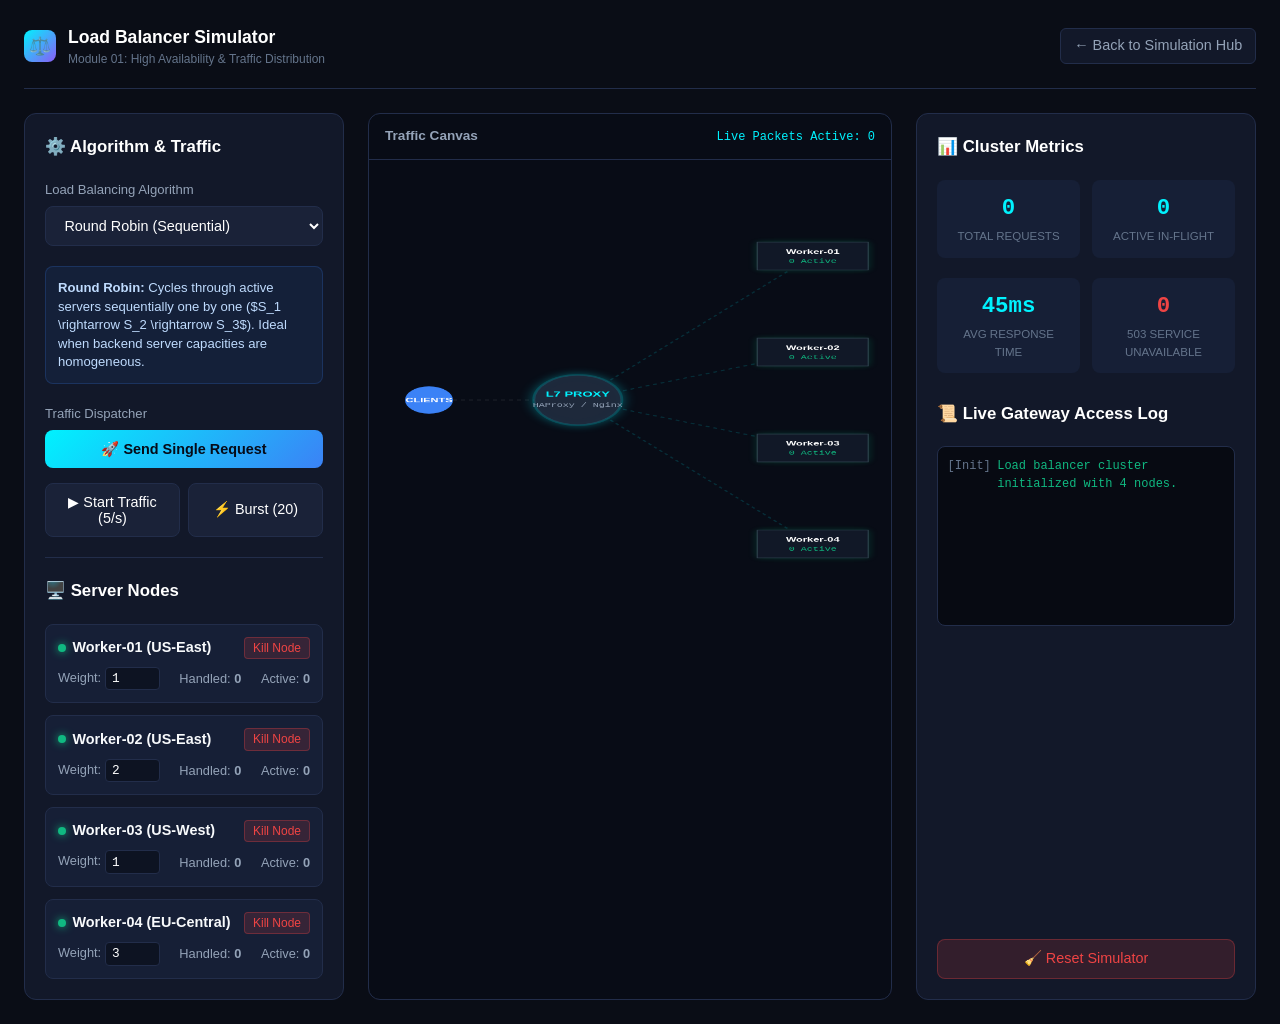
<file: interactive-simulations/01-load-balancer-simulator/index.html>
<!DOCTYPE html>
<html lang="en">
<head>
  <meta charset="UTF-8">
  <meta name="viewport" content="width=device-width, initial-scale=1.0">
  <title>Load Balancer Simulator | System Design Lab</title>
  <style>
    :root {
      --bg-dark: #0a0d16;
      --card-bg: #121829;
      --card-border: #222d4a;
      --accent-cyan: #00f2fe;
      --accent-blue: #3b82f6;
      --accent-green: #10b981;
      --accent-amber: #f59e0b;
      --accent-red: #ef4444;
      --accent-purple: #8b5cf6;
      --text-primary: #f8fafc;
      --text-secondary: #94a3b8;
      --text-muted: #64748b;
      --font-mono: ui-monospace, SFMono-Regular, Menlo, Monaco, Consolas, monospace;
      --font-sans: -apple-system, BlinkMacSystemFont, "Segoe UI", Roboto, sans-serif;
    }

    * { box-sizing: border-box; margin: 0; padding: 0; }

    body {
      background-color: var(--bg-dark);
      color: var(--text-primary);
      font-family: var(--font-sans);
      line-height: 1.5;
      padding: 1.5rem;
      min-height: 100vh;
      display: flex;
      flex-direction: column;
    }

    /* Header */
    header {
      display: flex;
      justify-content: space-between;
      align-items: center;
      padding-bottom: 1.25rem;
      border-bottom: 1px solid var(--card-border);
      margin-bottom: 1.5rem;
    }

    .brand {
      display: flex;
      align-items: center;
      gap: 0.75rem;
      text-decoration: none;
      color: #fff;
    }

    .brand-icon {
      width: 32px;
      height: 32px;
      border-radius: 8px;
      background: linear-gradient(135deg, var(--accent-cyan), var(--accent-purple));
      display: grid;
      place-items: center;
      font-size: 1.1rem;
    }

    .back-btn {
      color: var(--text-secondary);
      text-decoration: none;
      font-size: 0.9rem;
      padding: 0.4rem 0.8rem;
      border-radius: 6px;
      background: var(--card-bg);
      border: 1px solid var(--card-border);
      transition: all 0.2s;
    }

    .back-btn:hover {
      color: #fff;
      border-color: var(--accent-cyan);
    }

    /* Main Grid */
    .dashboard-grid {
      display: grid;
      grid-template-columns: 320px 1fr 340px;
      gap: 1.5rem;
      flex-grow: 1;
    }

    @media (max-width: 1200px) {
      .dashboard-grid {
        grid-template-columns: 1fr;
      }
    }

    /* Panels */
    .panel {
      background: var(--card-bg);
      border: 1px solid var(--card-border);
      border-radius: 12px;
      padding: 1.25rem;
      display: flex;
      flex-direction: column;
      gap: 1.25rem;
    }

    .panel-title {
      font-size: 1.05rem;
      font-weight: 700;
      display: flex;
      align-items: center;
      gap: 0.5rem;
      color: #fff;
    }

    /* Controls */
    .control-group {
      display: flex;
      flex-direction: column;
      gap: 0.4rem;
    }

    label {
      font-size: 0.82rem;
      color: var(--text-secondary);
      font-weight: 500;
    }

    select, button {
      font-family: inherit;
      border-radius: 8px;
      padding: 0.65rem 0.9rem;
      font-size: 0.9rem;
      border: 1px solid var(--card-border);
      background: #1a2238;
      color: #fff;
      cursor: pointer;
      transition: all 0.2s;
    }

    select:focus, button:focus {
      outline: none;
      border-color: var(--accent-cyan);
    }

    .btn-primary {
      background: linear-gradient(135deg, var(--accent-cyan), var(--accent-blue));
      color: #060b18;
      font-weight: 700;
      border: none;
    }

    .btn-primary:hover {
      filter: brightness(1.1);
      box-shadow: 0 0 15px rgba(0, 242, 254, 0.4);
    }

    .btn-danger {
      background: rgba(239, 68, 68, 0.15);
      color: var(--accent-red);
      border: 1px solid rgba(239, 68, 68, 0.3);
    }

    .btn-danger:hover {
      background: rgba(239, 68, 68, 0.25);
    }

    .btn-group {
      display: flex;
      gap: 0.5rem;
    }

    .btn-group button {
      flex: 1;
    }

    /* Canvas Stage */
    .stage-container {
      position: relative;
      background: #080c16;
      border: 1px solid var(--card-border);
      border-radius: 12px;
      overflow: hidden;
      display: flex;
      flex-direction: column;
    }

    canvas {
      width: 100%;
      height: 480px;
      display: block;
    }

    /* Server cards list */
    .server-list {
      display: flex;
      flex-direction: column;
      gap: 0.75rem;
    }

    .server-card {
      background: #161f36;
      border: 1px solid var(--card-border);
      border-radius: 8px;
      padding: 0.75rem;
      display: flex;
      flex-direction: column;
      gap: 0.5rem;
      transition: all 0.2s;
    }

    .server-card.down {
      opacity: 0.45;
      filter: grayscale(1);
      border-color: var(--accent-red);
    }

    .server-header {
      display: flex;
      justify-content: space-between;
      align-items: center;
    }

    .server-name {
      font-weight: 600;
      font-size: 0.9rem;
      display: flex;
      align-items: center;
      gap: 0.4rem;
    }

    .status-dot {
      width: 8px;
      height: 8px;
      border-radius: 50%;
      background: var(--accent-green);
      box-shadow: 0 0 8px var(--accent-green);
    }

    .status-dot.offline {
      background: var(--accent-red);
      box-shadow: 0 0 8px var(--accent-red);
    }

    .server-controls {
      display: flex;
      justify-content: space-between;
      align-items: center;
      font-size: 0.8rem;
      color: var(--text-secondary);
    }

    .server-weight-input {
      width: 55px;
      padding: 0.2rem 0.4rem;
      background: #0d1322;
      border: 1px solid var(--card-border);
      border-radius: 4px;
      color: #fff;
      font-family: var(--font-mono);
      font-size: 0.8rem;
    }

    .toggle-node-btn {
      padding: 0.2rem 0.5rem;
      font-size: 0.75rem;
      border-radius: 4px;
    }

    /* Logs & Stats */
    .metrics-row {
      display: grid;
      grid-template-columns: 1fr 1fr;
      gap: 0.75rem;
    }

    .metric-card {
      background: #161f36;
      border-radius: 8px;
      padding: 0.75rem;
      text-align: center;
    }

    .metric-val {
      font-size: 1.4rem;
      font-weight: 700;
      font-family: var(--font-mono);
      color: var(--accent-cyan);
    }

    .metric-lbl {
      font-size: 0.72rem;
      color: var(--text-muted);
      text-transform: uppercase;
      margin-top: 0.2rem;
    }

    .log-box {
      background: #070a12;
      border: 1px solid var(--card-border);
      border-radius: 8px;
      padding: 0.6rem;
      font-family: var(--font-mono);
      font-size: 0.75rem;
      color: var(--text-secondary);
      height: 180px;
      overflow-y: auto;
      display: flex;
      flex-direction: column;
      gap: 0.35rem;
    }

    .log-item {
      display: flex;
      gap: 0.4rem;
    }

    .log-time { color: var(--text-muted); }
    .log-success { color: var(--accent-green); }
    .log-warn { color: var(--accent-amber); }
    .log-error { color: var(--accent-red); }

    /* Explanation Box */
    .info-card {
      background: rgba(59, 130, 246, 0.08);
      border: 1px solid rgba(59, 130, 246, 0.2);
      border-radius: 8px;
      padding: 0.75rem;
      font-size: 0.82rem;
      color: #bfdbfe;
      line-height: 1.4;
    }
  </style>
</head>
<body>

  <!-- Top Navigation -->
  <header>
    <a href="../index.html" class="brand">
      <div class="brand-icon">⚖️</div>
      <div>
        <h1 style="font-size: 1.1rem; font-weight: 700;">Load Balancer Simulator</h1>
        <p style="font-size: 0.75rem; color: var(--text-muted);">Module 01: High Availability & Traffic Distribution</p>
      </div>
    </a>
    <a href="../index.html" class="back-btn">← Back to Simulation Hub</a>
  </header>

  <!-- Main Simulator Layout -->
  <main class="dashboard-grid">

    <!-- Column 1: Config & Controls -->
    <aside class="panel">
      <h2 class="panel-title">⚙️ Algorithm & Traffic</h2>

      <div class="control-group">
        <label for="algorithmSelect">Load Balancing Algorithm</label>
        <select id="algorithmSelect">
          <option value="round_robin">Round Robin (Sequential)</option>
          <option value="weighted_round_robin">Weighted Round Robin</option>
          <option value="least_connections">Least Connections</option>
          <option value="random">Random Distribution</option>
          <option value="ip_hash">IP Hash / Consistent Hash</option>
        </select>
      </div>

      <div class="info-card" id="algoExplanation">
        <strong>Round Robin:</strong> Cycles through active servers sequentially one by one ($S_1 \rightarrow S_2 \rightarrow S_3$). Ideal when backend server capacities are homogeneous.
      </div>

      <div class="control-group">
        <label>Traffic Dispatcher</label>
        <button class="btn-primary" id="btnSingle">🚀 Send Single Request</button>
        <div class="btn-group" style="margin-top: 0.5rem;">
          <button id="btnContinuous">▶ Start Traffic (5/s)</button>
          <button id="btnBurst">⚡ Burst (20)</button>
        </div>
      </div>

      <hr style="border: 0; border-top: 1px solid var(--card-border);">

      <div class="panel-title">🖥️ Server Nodes</div>
      <div class="server-list" id="serverListContainer">
        <!-- Rendered by JS -->
      </div>
    </aside>

    <!-- Column 2: Visual Canvas Area -->
    <section class="stage-container">
      <div style="padding: 0.75rem 1rem; border-bottom: 1px solid var(--card-border); display: flex; justify-content: space-between; align-items: center;">
        <span style="font-weight: 600; font-size: 0.85rem; color: var(--text-secondary);">Traffic Canvas</span>
        <span style="font-size: 0.75rem; color: var(--accent-cyan); font-family: var(--font-mono);">Live Packets Active: <span id="activePacketsCount">0</span></span>
      </div>
      <canvas id="simCanvas"></canvas>
    </section>

    <!-- Column 3: Metrics & Live Logs -->
    <aside class="panel">
      <h2 class="panel-title">📊 Cluster Metrics</h2>

      <div class="metrics-row">
        <div class="metric-card">
          <div class="metric-val" id="totalRequests">0</div>
          <div class="metric-lbl">Total Requests</div>
        </div>
        <div class="metric-card">
          <div class="metric-val" id="activeConnections">0</div>
          <div class="metric-lbl">Active In-Flight</div>
        </div>
      </div>

      <div class="metrics-row">
        <div class="metric-card">
          <div class="metric-val" id="avgLatency">45ms</div>
          <div class="metric-lbl">Avg Response Time</div>
        </div>
        <div class="metric-card">
          <div class="metric-val" id="droppedRequests" style="color: var(--accent-red);">0</div>
          <div class="metric-lbl">503 Service Unavailable</div>
        </div>
      </div>

      <div class="panel-title" style="margin-top: 0.5rem;">📜 Live Gateway Access Log</div>
      <div class="log-box" id="logBox">
        <div class="log-item">
          <span class="log-time">[Init]</span>
          <span class="log-success">Load balancer cluster initialized with 4 nodes.</span>
        </div>
      </div>

      <button id="btnReset" class="btn-danger" style="margin-top: auto;">🧹 Reset Simulator</button>
    </aside>

  </main>

  <script>
    // --- STATE CONFIGURATION ---
    const servers = [
      { id: 1, name: "Worker-01 (US-East)", ip: "10.0.1.10", weight: 1, activeConns: 0, handledTotal: 0, isOnline: true },
      { id: 2, name: "Worker-02 (US-East)", ip: "10.0.1.11", weight: 2, activeConns: 0, handledTotal: 0, isOnline: true },
      { id: 3, name: "Worker-03 (US-West)", ip: "10.0.2.20", weight: 1, activeConns: 0, handledTotal: 0, isOnline: true },
      { id: 4, name: "Worker-04 (EU-Central)", ip: "10.0.3.30", weight: 3, activeConns: 0, handledTotal: 0, isOnline: true }
    ];

    let packets = [];
    let rrIndex = 0;
    let wrrIndex = 0;
    let wrrCurrentWeight = 0;
    let continuousInterval = null;
    let totalRequestsCount = 0;
    let droppedRequestsCount = 0;

    const algoExplanations = {
      round_robin: "<strong>Round Robin:</strong> Cycles through active servers sequentially one by one (S1 → S2 → S3). Ideal when server hardware and request latencies are uniform.",
      weighted_round_robin: "<strong>Weighted Round Robin:</strong> Allocates traffic proportionally to configured server weights. Higher-spec servers (e.g. 8-core vs 2-core) handle proportionally higher traffic.",
      least_connections: "<strong>Least Connections:</strong> Directs traffic to the server with the fewest active, currently processing connections. Best for long-lived sessions (WebSockets, DB queries).",
      random: "<strong>Random:</strong> Distributes requests completely randomly using pseudorandom selection. Uniformly distributes traffic over large sample sizes via the law of large numbers.",
      ip_hash: "<strong>IP / Consistent Hashing:</strong> Hashes the client's IP address to map them deterministically to the same server (Session Persistence / Sticky Sessions)."
    };

    // --- DOM REFERENCES ---
    const canvas = document.getElementById("simCanvas");
    const ctx = canvas.getContext("2d");
    const serverListContainer = document.getElementById("serverListContainer");
    const algorithmSelect = document.getElementById("algorithmSelect");
    const algoExplanation = document.getElementById("algoExplanation");
    const btnSingle = document.getElementById("btnSingle");
    const btnContinuous = document.getElementById("btnContinuous");
    const btnBurst = document.getElementById("btnBurst");
    const btnReset = document.getElementById("btnReset");
    const totalRequestsEl = document.getElementById("totalRequests");
    const activeConnectionsEl = document.getElementById("activeConnections");
    const droppedRequestsEl = document.getElementById("droppedRequests");
    const activePacketsEl = document.getElementById("activePacketsCount");
    const logBox = document.getElementById("logBox");

    // --- CANVAS RESIZE ---
    function resizeCanvas() {
      canvas.width = canvas.parentElement.clientWidth;
      canvas.height = Math.max(480, canvas.parentElement.clientHeight - 40);
    }
    window.addEventListener("resize", resizeCanvas);
    resizeCanvas();

    // --- RENDER SERVER LIST CONTROLS ---
    function renderServerList() {
      serverListContainer.innerHTML = "";
      servers.forEach((srv) => {
        const card = document.createElement("div");
        card.className = `server-card ${srv.isOnline ? "" : "down"}`;
        card.innerHTML = `
          <div class="server-header">
            <div class="server-name">
              <span class="status-dot ${srv.isOnline ? "" : "offline"}"></span>
              <span>${srv.name}</span>
            </div>
            <button class="toggle-node-btn ${srv.isOnline ? "btn-danger" : "btn-primary"}" data-id="${srv.id}">
              ${srv.isOnline ? "Kill Node" : "Revive"}
            </button>
          </div>
          <div class="server-controls">
            <span>Weight: 
              <input type="number" min="1" max="10" value="${srv.weight}" class="server-weight-input" data-id="${srv.id}" ${srv.isOnline ? "" : "disabled"}>
            </span>
            <span>Handled: <strong>${srv.handledTotal}</strong></span>
            <span>Active: <strong style="color: ${srv.activeConns > 0 ? "var(--accent-cyan)" : "inherit"}">${srv.activeConns}</strong></span>
          </div>
        `;
        serverListContainer.appendChild(card);
      });

      // Bind node kill/revive buttons
      serverListContainer.querySelectorAll(".toggle-node-btn").forEach(btn => {
        btn.addEventListener("click", () => {
          const srvId = parseInt(btn.getAttribute("data-id"));
          const srv = servers.find(s => s.id === srvId);
          if (srv) {
            srv.isOnline = !srv.isOnline;
            log(srv.isOnline ? "warn" : "error", `${srv.name} is now ${srv.isOnline ? "ONLINE (Health check passed)" : "OFFLINE (Simulated node crash)"}`);
            renderServerList();
          }
        });
      });

      // Bind weight inputs
      serverListContainer.querySelectorAll(".server-weight-input").forEach(input => {
        input.addEventListener("change", (e) => {
          const srvId = parseInt(input.getAttribute("data-id"));
          const srv = servers.find(s => s.id === srvId);
          if (srv) {
            srv.weight = Math.max(1, parseInt(e.target.value) || 1);
            log("info", `Updated ${srv.name} weight to ${srv.weight}`);
          }
        });
      });
    }

    algorithmSelect.addEventListener("change", (e) => {
      algoExplanation.innerHTML = algoExplanations[e.target.value] || "";
      log("info", `Algorithm switched to: ${e.target.options[e.target.selectedIndex].text}`);
    });

    // --- LOGGING UTILITY ---
    function log(type, msg) {
      const time = new Date().toTimeString().split(" ")[0];
      const item = document.createElement("div");
      item.className = "log-item";
      let colorClass = "log-success";
      if (type === "warn") colorClass = "log-warn";
      if (type === "error") colorClass = "log-error";
      if (type === "info") colorClass = "log-time";

      item.innerHTML = `<span class="log-time">[${time}]</span> <span class="${colorClass}">${msg}</span>`;
      logBox.appendChild(item);
      logBox.scrollTop = logBox.scrollHeight;
    }

    // --- ALGORITHM IMPLEMENTATIONS ---
    function getOnlineServers() {
      return servers.filter(s => s.isOnline);
    }

    function selectServer(clientIp) {
      const active = getOnlineServers();
      if (active.length === 0) return null;

      const algo = algorithmSelect.value;

      if (algo === "round_robin") {
        const selected = active[rrIndex % active.length];
        rrIndex = (rrIndex + 1) % active.length;
        return selected;
      }

      if (algo === "weighted_round_robin") {
        let maxWeight = 0;
        let gcdWeight = 1;
        active.forEach(s => { if (s.weight > maxWeight) maxWeight = s.weight; });
        while (true) {
          wrrIndex = (wrrIndex + 1) % active.length;
          if (wrrIndex === 0) {
            wrrCurrentWeight = wrrCurrentWeight - gcdWeight;
            if (wrrCurrentWeight <= 0) {
              wrrCurrentWeight = maxWeight;
              if (wrrCurrentWeight === 0) return active[0];
            }
          }
          if (active[wrrIndex].weight >= wrrCurrentWeight) {
            return active[wrrIndex];
          }
        }
      }

      if (algo === "least_connections") {
        let minServer = active[0];
        for (let i = 1; i < active.length; i++) {
          if (active[i].activeConns < minServer.activeConns) {
            minServer = active[i];
          }
        }
        return minServer;
      }

      if (algo === "random") {
        const idx = Math.floor(Math.random() * active.length);
        return active[idx];
      }

      if (algo === "ip_hash") {
        let hash = 0;
        for (let i = 0; i < clientIp.length; i++) {
          hash = (hash << 5) - hash + clientIp.charCodeAt(i);
          hash |= 0;
        }
        const idx = Math.abs(hash) % active.length;
        return active[idx];
      }

      return active[0];
    }

    // --- TRAFFIC GENERATION ---
    function sendRequest() {
      totalRequestsCount++;
      totalRequestsEl.innerText = totalRequestsCount;

      const clientIp = `192.168.1.${Math.floor(Math.random() * 254) + 1}`;
      const targetServer = selectServer(clientIp);

      if (!targetServer) {
        droppedRequestsCount++;
        droppedRequestsEl.innerText = droppedRequestsCount;
        log("error", `503 Service Unavailable: No healthy backend nodes found!`);
        return;
      }

      targetServer.activeConns++;
      activeConnectionsEl.innerText = servers.reduce((acc, s) => acc + s.activeConns, 0);

      // Packet visual animation object
      const startX = 60;
      const startY = canvas.height / 2;
      const lbX = canvas.width * 0.4;
      const lbY = canvas.height / 2;

      const targetIdx = servers.findIndex(s => s.id === targetServer.id);
      const endX = canvas.width * 0.85;
      const spacing = canvas.height / (servers.length + 1);
      const endY = spacing * (targetIdx + 1);

      packets.push({
        x: startX,
        y: startY,
        progress: 0,
        stage: 1, // 1: Client -> LB, 2: LB -> Server
        startX, startY,
        lbX, lbY,
        endX, endY,
        server: targetServer,
        clientIp,
        speed: 0.025 + Math.random() * 0.01
      });

      renderServerList();
    }

    btnSingle.addEventListener("click", () => sendRequest());

    btnContinuous.addEventListener("click", () => {
      if (continuousInterval) {
        clearInterval(continuousInterval);
        continuousInterval = null;
        btnContinuous.innerText = "▶ Start Traffic (5/s)";
        btnContinuous.style.background = "";
      } else {
        continuousInterval = setInterval(() => sendRequest(), 200);
        btnContinuous.innerText = "⏹ Stop Traffic";
        btnContinuous.style.background = "var(--accent-amber)";
      }
    });

    btnBurst.addEventListener("click", () => {
      let count = 0;
      const burstInt = setInterval(() => {
        sendRequest();
        count++;
        if (count >= 20) clearInterval(burstInt);
      }, 50);
    });

    btnReset.addEventListener("click", () => {
      if (continuousInterval) {
        clearInterval(continuousInterval);
        continuousInterval = null;
        btnContinuous.innerText = "▶ Start Traffic (5/s)";
        btnContinuous.style.background = "";
      }
      packets = [];
      totalRequestsCount = 0;
      droppedRequestsCount = 0;
      totalRequestsEl.innerText = "0";
      droppedRequestsEl.innerText = "0";
      activeConnectionsEl.innerText = "0";
      servers.forEach(s => {
        s.activeConns = 0;
        s.handledTotal = 0;
        s.isOnline = true;
      });
      renderServerList();
      log("info", "Simulator state cleanly reset.");
    });

    // --- ANIMATION LOOP ---
    function draw() {
      ctx.clearRect(0, 0, canvas.width, canvas.height);

      const lbX = canvas.width * 0.4;
      const lbY = canvas.height / 2;
      const clientX = 60;
      const clientY = canvas.height / 2;

      // Draw connection wires
      ctx.strokeStyle = "rgba(255, 255, 255, 0.08)";
      ctx.lineWidth = 2;
      ctx.setLineDash([4, 4]);

      // Client to LB
      ctx.beginPath();
      ctx.moveTo(clientX, clientY);
      ctx.lineTo(lbX, lbY);
      ctx.stroke();

      // LB to Servers
      const spacing = canvas.height / (servers.length + 1);
      servers.forEach((srv, idx) => {
        const srvX = canvas.width * 0.85;
        const srvY = spacing * (idx + 1);
        ctx.beginPath();
        ctx.moveTo(lbX, lbY);
        ctx.lineTo(srvX, srvY);
        ctx.strokeStyle = srv.isOnline ? "rgba(0, 242, 254, 0.15)" : "rgba(239, 68, 68, 0.1)";
        ctx.stroke();
      });
      ctx.setLineDash([]);

      // Draw Client Icon
      ctx.fillStyle = "#3b82f6";
      ctx.beginPath();
      ctx.arc(clientX, clientY, 24, 0, Math.PI * 2);
      ctx.fill();
      ctx.fillStyle = "#fff";
      ctx.font = "bold 11px sans-serif";
      ctx.textAlign = "center";
      ctx.fillText("CLIENTS", clientX, clientY + 4);

      // Draw Load Balancer
      const lbSize = 44;
      ctx.save();
      ctx.shadowColor = "rgba(0, 242, 254, 0.4)";
      ctx.shadowBlur = 15;
      ctx.fillStyle = "#1e293b";
      ctx.strokeStyle = "var(--accent-cyan)";
      ctx.lineWidth = 3;
      ctx.beginPath();
      ctx.arc(lbX, lbY, lbSize, 0, Math.PI * 2);
      ctx.fill();
      ctx.stroke();
      ctx.restore();

      ctx.fillStyle = "#00f2fe";
      ctx.font = "bold 13px sans-serif";
      ctx.textAlign = "center";
      ctx.fillText("L7 PROXY", lbX, lbY - 6);
      ctx.font = "10px monospace";
      ctx.fillStyle = "#94a3b8";
      ctx.fillText("HAProxy / Nginx", lbX, lbY + 12);

      // Draw Servers
      servers.forEach((srv, idx) => {
        const srvX = canvas.width * 0.85;
        const srvY = spacing * (idx + 1);
        const w = 110;
        const h = 48;

        ctx.save();
        if (srv.isOnline) {
          ctx.shadowColor = "rgba(16, 185, 129, 0.2)";
          ctx.shadowBlur = 10;
          ctx.fillStyle = "#111827";
          ctx.strokeStyle = srv.activeConns > 0 ? "#10b981" : "#374151";
        } else {
          ctx.fillStyle = "#1a1215";
          ctx.strokeStyle = "#ef4444";
        }
        ctx.lineWidth = 2;
        ctx.strokeRect(srvX - w/2, srvY - h/2, w, h);
        ctx.fillRect(srvX - w/2, srvY - h/2, w, h);
        ctx.restore();

        ctx.fillStyle = srv.isOnline ? "#fff" : "#ef4444";
        ctx.font = "bold 11px sans-serif";
        ctx.textAlign = "center";
        ctx.fillText(srv.name.split(" ")[0], srvX, srvY - 4);

        ctx.font = "10px monospace";
        ctx.fillStyle = srv.isOnline ? "#10b981" : "#991b1b";
        ctx.fillText(srv.isOnline ? `${srv.activeConns} Active` : "OFFLINE", srvX, srvY + 12);
      });

      // Update and Draw Packets
      for (let i = packets.length - 1; i >= 0; i--) {
        const p = packets[i];
        p.progress += p.speed;

        if (p.stage === 1) {
          // Client -> LB
          p.x = p.startX + (p.lbX - p.startX) * p.progress;
          p.y = p.startY + (p.lbY - p.startY) * p.progress;

          if (p.progress >= 1) {
            p.stage = 2;
            p.progress = 0;
            p.startX = p.lbX;
            p.startY = p.lbY;
          }
        } else {
          // LB -> Server
          p.x = p.startX + (p.endX - p.startX) * p.progress;
          p.y = p.startY + (p.endY - p.startY) * p.progress;

          if (p.progress >= 1) {
            // Completed request
            p.server.handledTotal++;
            p.server.activeConns = Math.max(0, p.server.activeConns - 1);
            activeConnectionsEl.innerText = servers.reduce((acc, s) => acc + s.activeConns, 0);
            renderServerList();
            packets.splice(i, 1);
            continue;
          }
        }

        // Draw packet dot
        ctx.fillStyle = "#00f2fe";
        ctx.shadowColor = "#00f2fe";
        ctx.shadowBlur = 8;
        ctx.beginPath();
        ctx.arc(p.x, p.y, 5, 0, Math.PI * 2);
        ctx.fill();
        ctx.shadowBlur = 0;
      }

      activePacketsEl.innerText = packets.length;
      requestAnimationFrame(draw);
    }

    // --- INITIALIZE ---
    renderServerList();
    draw();
  </script>
</body>
</html>
</file>
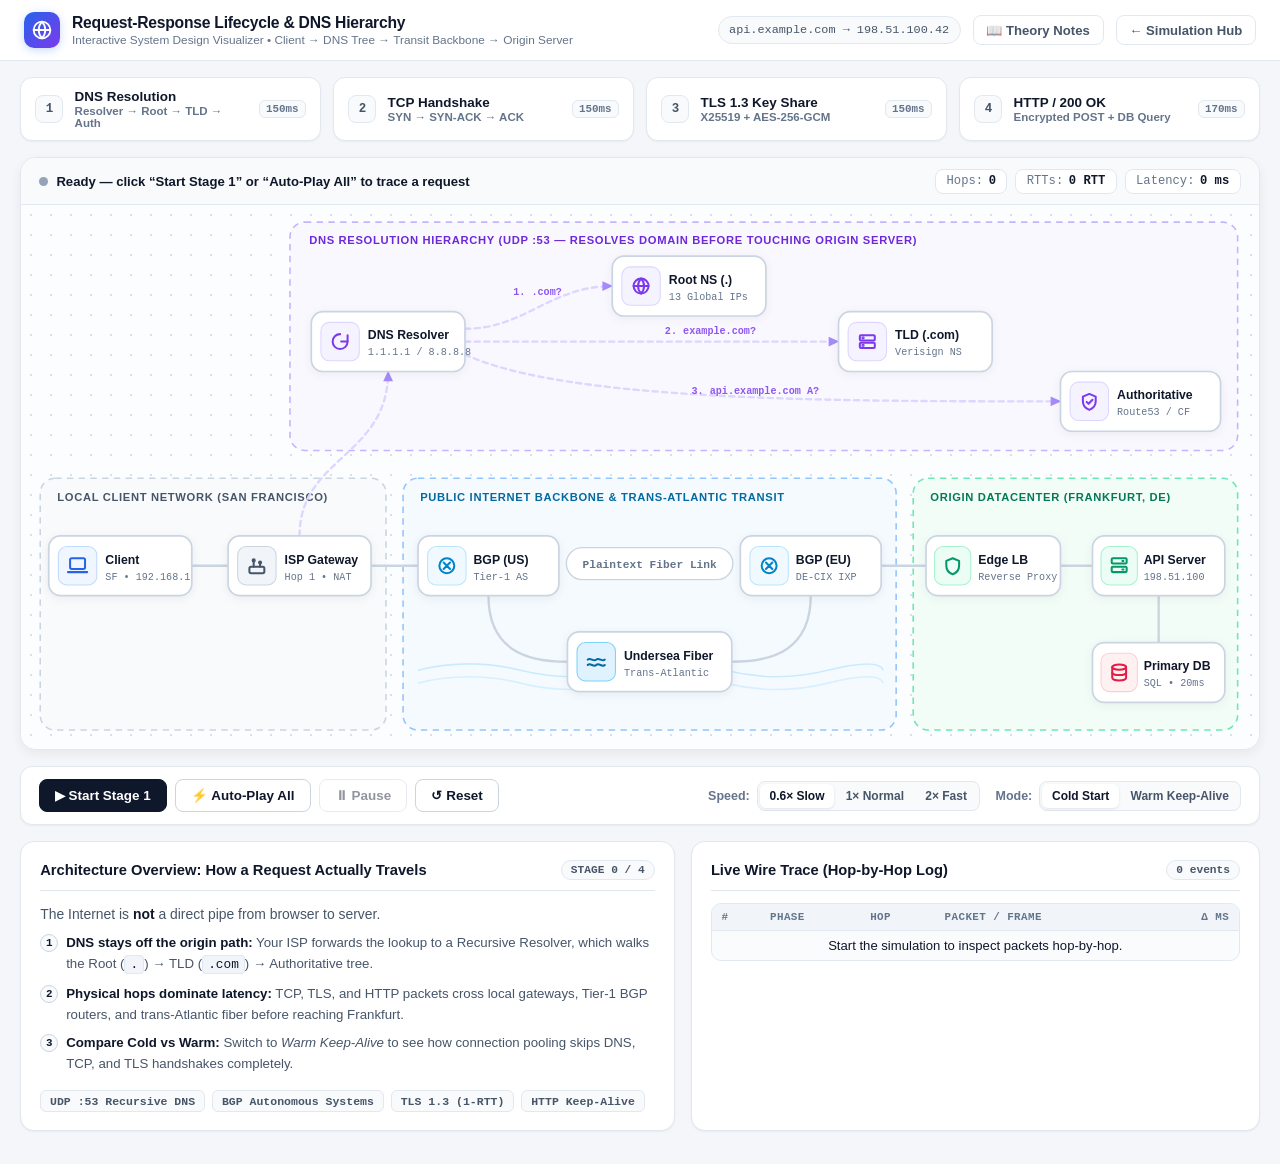
<file: 00-foundations/01-request-response-lifecycle/simulation.html>
<!DOCTYPE html>
<html lang="en">
<head>
  <meta charset="UTF-8">
  <meta name="viewport" content="width=device-width, initial-scale=1.0">
  <title>Request-Response Lifecycle & DNS Hierarchy | Visual Lab</title>
  <style>
    :root {
      --bg-page: #f4f6f9;
      --bg-surface: #ffffff;
      --bg-subtle: #f8fafc;
      --border: #e2e8f0;
      --border-strong: #cbd5e1;

      --text-primary: #0f172a;
      --text-secondary: #475569;
      --text-muted: #64748b;

      --dns: #7c3aed;
      --dns-bg: #f5f3ff;
      --dns-border: #c4b5fd;

      --tcp: #d97706;
      --tcp-bg: #fffbeb;
      --tcp-border: #fcd34d;

      --tls: #0284c7;
      --tls-bg: #f0f9ff;
      --tls-border: #7dd3fc;

      --http: #059669;
      --http-bg: #ecfdf5;
      --http-border: #6ee7b7;

      --db: #e11d48;
      --db-bg: #fff1f2;
      --db-border: #fda4af;

      --shadow-sm: 0 1px 2px rgba(15, 23, 42, 0.05);
      --shadow-md: 0 4px 12px rgba(15, 23, 42, 0.06);
      --font-sans: "Inter", -apple-system, BlinkMacSystemFont, "Segoe UI", Roboto, sans-serif;
      --font-mono: "JetBrains Mono", ui-monospace, SFMono-Regular, Menlo, Monaco, Consolas, monospace;
    }

    * {
      box-sizing: border-box;
      margin: 0;
      padding: 0;
    }

    body {
      background-color: var(--bg-page);
      color: var(--text-primary);
      font-family: var(--font-sans);
      min-height: 100vh;
      display: flex;
      flex-direction: column;
      -webkit-font-smoothing: antialiased;
    }

    /* Header */
    header {
      background: rgba(255, 255, 255, 0.92);
      backdrop-filter: blur(10px);
      border-bottom: 1px solid var(--border);
      padding: 0.75rem 1.5rem;
      display: flex;
      justify-content: space-between;
      align-items: center;
      position: sticky;
      top: 0;
      z-index: 40;
    }

    .brand {
      display: flex;
      align-items: center;
      gap: 0.75rem;
      text-decoration: none;
      color: var(--text-primary);
    }

    .brand-icon {
      width: 36px;
      height: 36px;
      border-radius: 10px;
      background: linear-gradient(135deg, #2563eb, #7c3aed);
      color: #fff;
      display: grid;
      place-items: center;
      box-shadow: 0 2px 8px rgba(37, 99, 235, 0.25);
      flex-shrink: 0;
    }

    .brand-title h1 {
      font-size: 0.98rem;
      font-weight: 700;
      letter-spacing: -0.015em;
    }

    .brand-title p {
      font-size: 0.74rem;
      color: var(--text-muted);
      margin-top: 1px;
    }

    .header-right {
      display: flex;
      align-items: center;
      gap: 0.75rem;
    }

    .route-chip {
      font-family: var(--font-mono);
      font-size: 0.74rem;
      color: var(--text-secondary);
      background: var(--bg-subtle);
      border: 1px solid var(--border);
      padding: 0.35rem 0.65rem;
      border-radius: 999px;
    }

    .back-link {
      color: var(--text-secondary);
      text-decoration: none;
      font-size: 0.82rem;
      font-weight: 600;
      padding: 0.4rem 0.8rem;
      border-radius: 8px;
      background: var(--bg-surface);
      border: 1px solid var(--border);
      transition: all 0.18s ease;
    }

    .back-link:hover {
      color: var(--text-primary);
      border-color: var(--border-strong);
      background: var(--bg-subtle);
    }

    /* Layout Container */
    .app-container {
      max-width: 1320px;
      width: 100%;
      margin: 1rem auto 2rem;
      padding: 0 1.25rem;
      display: flex;
      flex-direction: column;
      gap: 1rem;
    }

    /* Stage Stepper */
    .stepper {
      display: grid;
      grid-template-columns: repeat(4, 1fr);
      gap: 0.75rem;
    }

    @media (max-width: 860px) {
      .stepper { grid-template-columns: 1fr 1fr; }
      .route-chip { display: none; }
    }

    .stage-pill {
      background: var(--bg-surface);
      border: 1.5px solid var(--border);
      border-radius: 12px;
      padding: 0.7rem 0.9rem;
      cursor: pointer;
      display: flex;
      align-items: center;
      gap: 0.7rem;
      box-shadow: var(--shadow-sm);
      transition: all 0.2s cubic-bezier(0.22, 1, 0.36, 1);
      position: relative;
      text-align: left;
    }

    .stage-pill:hover {
      border-color: var(--pill-color);
      transform: translateY(-1px);
      box-shadow: var(--shadow-md);
    }

    .stage-pill.active {
      border-color: var(--pill-color);
      background: var(--pill-bg);
      box-shadow: 0 4px 14px -4px color-mix(in srgb, var(--pill-color) 28%, transparent);
    }

    .stage-pill.completed {
      border-color: #a7f3d0;
    }

    .stage-pill.skipped {
      opacity: 0.72;
      border-style: dashed;
    }

    .pill-num {
      width: 28px;
      height: 28px;
      border-radius: 8px;
      background: var(--bg-subtle);
      border: 1px solid var(--border);
      color: var(--text-secondary);
      font-family: var(--font-mono);
      font-size: 0.78rem;
      font-weight: 700;
      display: grid;
      place-items: center;
      flex-shrink: 0;
      transition: all 0.2s ease;
    }

    .stage-pill.active .pill-num {
      background: var(--pill-color);
      border-color: var(--pill-color);
      color: #fff;
    }

    .stage-pill.completed .pill-num {
      background: var(--http);
      border-color: var(--http);
      color: #fff;
    }

    .pill-meta strong {
      display: block;
      font-size: 0.84rem;
      color: var(--text-primary);
      font-weight: 700;
    }

    .pill-meta span {
      display: block;
      font-size: 0.72rem;
      color: var(--text-muted);
      margin-top: 1px;
    }

    .pill-badge {
      margin-left: auto;
      font-family: var(--font-mono);
      font-size: 0.68rem;
      font-weight: 600;
      padding: 2px 6px;
      border-radius: 6px;
      background: var(--bg-subtle);
      color: var(--text-muted);
      border: 1px solid var(--border);
    }

    .stage-pill.completed .pill-badge {
      background: var(--http-bg);
      color: var(--http);
      border-color: var(--http-border);
    }

    /* Main Diagram Board (ByteByteGo Whiteboard Style) */
    .board-card {
      background: var(--bg-surface);
      border: 1px solid var(--border);
      border-radius: 16px;
      box-shadow: var(--shadow-md);
      overflow: hidden;
    }

    .board-topbar {
      padding: 0.65rem 1.15rem;
      background: var(--bg-subtle);
      border-bottom: 1px solid var(--border);
      display: flex;
      justify-content: space-between;
      align-items: center;
      gap: 1rem;
      flex-wrap: wrap;
    }

    .status-pill {
      display: inline-flex;
      align-items: center;
      gap: 0.5rem;
      font-size: 0.82rem;
      font-weight: 600;
      color: var(--text-primary);
    }

    .status-dot {
      width: 9px;
      height: 9px;
      border-radius: 50%;
      background: #94a3b8;
      transition: background 0.2s;
    }

    .status-dot.running {
      background: var(--tls);
      box-shadow: 0 0 0 4px rgba(2, 132, 199, 0.16);
      animation: statusPulse 1.4s infinite;
    }

    .status-dot.done {
      background: var(--http);
      box-shadow: 0 0 0 4px rgba(5, 150, 105, 0.16);
    }

    @keyframes statusPulse {
      0%, 100% { transform: scale(1); opacity: 1; }
      50% { transform: scale(1.18); opacity: 0.65; }
    }

    .metrics-strip {
      display: flex;
      align-items: center;
      gap: 0.5rem;
      flex-wrap: wrap;
    }

    .metric-chip {
      display: inline-flex;
      align-items: center;
      gap: 0.35rem;
      background: var(--bg-surface);
      border: 1px solid var(--border);
      border-radius: 8px;
      padding: 0.28rem 0.65rem;
      font-size: 0.76rem;
      font-family: var(--font-mono);
    }

    .metric-chip span {
      color: var(--text-muted);
    }

    .metric-chip strong {
      color: var(--text-primary);
      font-weight: 700;
    }

    .diagram-viewport {
      position: relative;
      width: 100%;
      background-color: #fcfdff;
      background-image: radial-gradient(#d8e0eb 1.1px, transparent 1.1px);
      background-size: 20px 20px;
      overflow-x: auto;
    }

    svg#topologySvg {
      display: block;
      width: 100%;
      min-width: 820px;
      height: auto;
      user-select: none;
    }

    /* SVG Architectural Styling */
    .zone-box {
      rx: 14;
      ry: 14;
      stroke-width: 1.5;
      stroke-dasharray: 6 5;
    }

    .zone-label {
      font-size: 10.5px;
      font-weight: 700;
      letter-spacing: 0.06em;
      text-transform: uppercase;
      font-family: var(--font-sans);
    }

    .wire-base {
      fill: none;
      stroke: #cbd5e1;
      stroke-width: 2.2;
      stroke-linecap: round;
      transition: stroke 0.3s ease, stroke-width 0.3s ease;
    }

    .wire-dns {
      stroke: #ddd6fe;
      stroke-dasharray: 5 4;
    }

    .wire-active {
      fill: none;
      stroke-width: 3.4;
      stroke-linecap: round;
      opacity: 0;
      transition: opacity 0.2s ease;
    }

    .wire-tunnel {
      fill: none;
      stroke: #059669;
      stroke-width: 9;
      stroke-linecap: round;
      opacity: 0;
      transition: opacity 0.55s ease;
    }

    .wire-tunnel.encrypted {
      opacity: 0.14;
    }

    .wire-base.encrypted-line {
      stroke: #10b981;
      stroke-width: 2.6;
    }

    .node-group {
      transition: transform 0.2s ease;
    }

    .node-card {
      fill: #ffffff;
      stroke: #cbd5e1;
      stroke-width: 1.6;
      rx: 11;
      ry: 11;
      filter: drop-shadow(0 2px 4px rgba(15, 23, 42, 0.06));
      transition: stroke 0.22s ease, stroke-width 0.22s ease, fill 0.22s ease;
    }

    .node-group.active-node .node-card {
      stroke-width: 2.4;
      filter: drop-shadow(0 6px 14px rgba(15, 23, 42, 0.12));
    }

    .node-title {
      font-size: 11.5px;
      font-weight: 700;
      fill: #0f172a;
      font-family: var(--font-sans);
    }

    .node-sub {
      font-size: 9.5px;
      fill: #64748b;
      font-family: var(--font-mono);
    }

    .node-pulse-ring {
      fill: none;
      stroke-width: 2.5;
      rx: 13;
      ry: 13;
      opacity: 0;
      pointer-events: none;
    }

    .node-group.active-node .node-pulse-ring {
      animation: cardRing 1.1s ease-out infinite;
    }

    @keyframes cardRing {
      0% { opacity: 0.7; stroke-width: 2.5; }
      100% { opacity: 0; stroke-width: 8; }
    }

    /* Controls Bar */
    .controls-bar {
      background: var(--bg-surface);
      border: 1px solid var(--border);
      border-radius: 12px;
      padding: 0.75rem 1.1rem;
      display: flex;
      justify-content: space-between;
      align-items: center;
      gap: 0.85rem;
      flex-wrap: wrap;
      box-shadow: var(--shadow-sm);
    }

    .btn-row {
      display: flex;
      align-items: center;
      gap: 0.5rem;
      flex-wrap: wrap;
    }

    button {
      font-family: inherit;
      font-size: 0.84rem;
      font-weight: 600;
      padding: 0.5rem 0.95rem;
      border-radius: 8px;
      border: 1px solid var(--border-strong);
      background: var(--bg-surface);
      color: var(--text-primary);
      cursor: pointer;
      display: inline-flex;
      align-items: center;
      gap: 0.4rem;
      transition: all 0.16s ease;
    }

    button:hover:not(:disabled) {
      background: var(--bg-subtle);
      border-color: #94a3b8;
    }

    button:disabled {
      opacity: 0.45;
      cursor: not-allowed;
    }

    .btn-primary {
      background: #0f172a;
      border-color: #0f172a;
      color: #ffffff;
    }

    .btn-primary:hover:not(:disabled) {
      background: #1e293b;
      border-color: #1e293b;
      box-shadow: 0 3px 10px rgba(15, 23, 42, 0.18);
    }

    .btn-auto-active {
      background: #eff6ff;
      border-color: #3b82f6;
      color: #1d4ed8;
    }

    .controls-right {
      display: flex;
      align-items: center;
      gap: 1rem;
      flex-wrap: wrap;
    }

    .control-cluster {
      display: flex;
      align-items: center;
      gap: 0.45rem;
      font-size: 0.78rem;
      color: var(--text-muted);
      font-weight: 600;
    }

    .segmented {
      display: inline-flex;
      background: var(--bg-subtle);
      border: 1px solid var(--border);
      border-radius: 8px;
      padding: 2px;
      gap: 2px;
    }

    .seg-btn {
      padding: 0.3rem 0.6rem;
      font-size: 0.75rem;
      font-weight: 600;
      border: none;
      background: transparent;
      color: var(--text-secondary);
      border-radius: 6px;
    }

    .seg-btn:hover {
      background: rgba(15, 23, 42, 0.04);
    }

    .seg-btn.active {
      background: #ffffff;
      color: var(--text-primary);
      box-shadow: 0 1px 3px rgba(15, 23, 42, 0.1);
    }

    /* Bottom 2-Column Panel */
    .lower-grid {
      display: grid;
      grid-template-columns: 1.15fr 1fr;
      gap: 1rem;
    }

    @media (max-width: 960px) {
      .lower-grid { grid-template-columns: 1fr; }
    }

    .panel-card {
      background: var(--bg-surface);
      border: 1px solid var(--border);
      border-radius: 14px;
      padding: 1.1rem 1.2rem;
      box-shadow: var(--shadow-sm);
      display: flex;
      flex-direction: column;
      gap: 0.75rem;
    }

    .panel-header {
      display: flex;
      justify-content: space-between;
      align-items: center;
      border-bottom: 1px solid var(--border);
      padding-bottom: 0.6rem;
    }

    .panel-title {
      font-size: 0.92rem;
      font-weight: 700;
      color: var(--text-primary);
      display: flex;
      align-items: center;
      gap: 0.45rem;
    }

    .stage-tag {
      font-family: var(--font-mono);
      font-size: 0.7rem;
      font-weight: 700;
      padding: 0.2rem 0.55rem;
      border-radius: 999px;
      background: var(--bg-subtle);
      border: 1px solid var(--border);
      color: var(--text-secondary);
    }

    .insight-body {
      font-size: 0.87rem;
      line-height: 1.62;
      color: var(--text-secondary);
    }

    .insight-body strong {
      color: var(--text-primary);
    }

    .insight-body code {
      font-family: var(--font-mono);
      font-size: 0.8rem;
      background: #f1f5f9;
      padding: 1px 5px;
      border-radius: 4px;
      color: #0f172a;
      border: 1px solid #e2e8f0;
    }

    .insight-steps {
      list-style: none;
      display: flex;
      flex-direction: column;
      gap: 0.4rem;
      margin-top: 0.4rem;
    }

    .insight-steps li {
      display: flex;
      align-items: flex-start;
      gap: 0.5rem;
      font-size: 0.83rem;
      color: var(--text-secondary);
    }

    .step-dot-num {
      width: 18px;
      height: 18px;
      border-radius: 50%;
      background: var(--bg-subtle);
      border: 1px solid var(--border-strong);
      color: var(--text-primary);
      font-family: var(--font-mono);
      font-size: 0.68rem;
      font-weight: 700;
      display: grid;
      place-items: center;
      flex-shrink: 0;
      margin-top: 2px;
    }

    .tag-row {
      display: flex;
      gap: 0.45rem;
      flex-wrap: wrap;
      margin-top: 0.2rem;
    }

    .concept-tag {
      font-family: var(--font-mono);
      font-size: 0.72rem;
      font-weight: 600;
      padding: 0.22rem 0.55rem;
      border-radius: 6px;
      background: var(--bg-subtle);
      border: 1px solid var(--border);
      color: var(--text-secondary);
    }

    /* Latency Breakdown Bar */
    .breakdown-box {
      margin-top: 0.35rem;
      padding-top: 0.75rem;
      border-top: 1px dashed var(--border-strong);
      display: none;
      flex-direction: column;
      gap: 0.5rem;
    }

    .breakdown-box.visible {
      display: flex;
    }

    .breakdown-bar {
      height: 14px;
      width: 100%;
      border-radius: 999px;
      overflow: hidden;
      display: flex;
      background: #e2e8f0;
    }

    .bar-seg {
      height: 100%;
      transition: width 0.5s cubic-bezier(0.22, 1, 0.36, 1);
    }

    .breakdown-legend {
      display: flex;
      flex-wrap: wrap;
      gap: 0.65rem;
      font-size: 0.73rem;
      font-family: var(--font-mono);
      color: var(--text-secondary);
    }

    .legend-item {
      display: inline-flex;
      align-items: center;
      gap: 0.3rem;
    }

    .legend-swatch {
      width: 9px;
      height: 9px;
      border-radius: 3px;
    }

    /* Wire Trace Log */
    .trace-scroll {
      max-height: 235px;
      overflow-y: auto;
      border: 1px solid var(--border);
      border-radius: 10px;
      background: #fafbfd;
    }

    .trace-table {
      width: 100%;
      border-collapse: collapse;
      font-family: var(--font-mono);
      font-size: 0.73rem;
    }

    .trace-table th {
      position: sticky;
      top: 0;
      background: #f1f5f9;
      color: var(--text-muted);
      font-weight: 700;
      text-align: left;
      padding: 0.45rem 0.6rem;
      border-bottom: 1px solid var(--border);
      font-size: 0.68rem;
      text-transform: uppercase;
      letter-spacing: 0.04em;
    }

    .trace-table td {
      padding: 0.42rem 0.6rem;
      border-bottom: 1px solid #eef2f6;
      color: var(--text-primary);
      vertical-align: middle;
    }

    .trace-table tr:last-child td {
      border-bottom: none;
    }

    .trace-row-new {
      animation: rowFlash 0.7s ease-out;
    }

    @keyframes rowFlash {
      0% { background: #e0f2fe; }
      100% { background: transparent; }
    }

    .trace-pill {
      display: inline-block;
      padding: 1px 6px;
      border-radius: 4px;
      font-size: 0.67rem;
      font-weight: 700;
    }

    .trace-empty {
      padding: 2rem 1rem;
      text-align: center;
      color: var(--text-muted);
      font-family: var(--font-sans);
      font-size: 0.82rem;
    }
  </style>
</head>
<body>

  <header>
    <a href="../../index.html" class="brand">
      <div class="brand-icon">
        <svg width="20" height="20" viewBox="0 0 24 24" fill="none" stroke="currentColor" stroke-width="2.2" stroke-linecap="round" stroke-linejoin="round">
          <circle cx="12" cy="12" r="10"/><line x1="2" y1="12" x2="22" y2="12"/>
          <path d="M12 2a15.3 15.3 0 0 1 4 10 15.3 15.3 0 0 1-4 10 15.3 15.3 0 0 1-4-10 15.3 15.3 0 0 1 4-10z"/>
        </svg>
      </div>
      <div class="brand-title">
        <h1>Request-Response Lifecycle &amp; DNS Hierarchy</h1>
        <p>Interactive System Design Visualizer • Client → DNS Tree → Transit Backbone → Origin Server</p>
      </div>
    </a>

    <div class="header-right">
      <span class="route-chip">api.example.com → 198.51.100.42</span>
      <a href="./README.md" class="back-link">📖 Theory Notes</a>
      <a href="../../index.html" class="back-link">← Simulation Hub</a>
    </div>
  </header>

  <main class="app-container">

    <!-- 4-Stage Interactive Stepper -->
    <nav class="stepper" id="stepperNav">
      <button class="stage-pill" data-stage="1" style="--pill-color: var(--dns); --pill-bg: var(--dns-bg);">
        <div class="pill-num">1</div>
        <div class="pill-meta">
          <strong>DNS Resolution</strong>
          <span>Resolver → Root → TLD → Auth</span>
        </div>
        <span class="pill-badge" id="badgeStage1">150ms</span>
      </button>

      <button class="stage-pill" data-stage="2" style="--pill-color: var(--tcp); --pill-bg: var(--tcp-bg);">
        <div class="pill-num">2</div>
        <div class="pill-meta">
          <strong>TCP Handshake</strong>
          <span>SYN → SYN-ACK → ACK</span>
        </div>
        <span class="pill-badge" id="badgeStage2">150ms</span>
      </button>

      <button class="stage-pill" data-stage="3" style="--pill-color: var(--tls); --pill-bg: var(--tls-bg);">
        <div class="pill-num">3</div>
        <div class="pill-meta">
          <strong>TLS 1.3 Key Share</strong>
          <span>X25519 + AES-256-GCM</span>
        </div>
        <span class="pill-badge" id="badgeStage3">150ms</span>
      </button>

      <button class="stage-pill" data-stage="4" style="--pill-color: var(--http); --pill-bg: var(--http-bg);">
        <div class="pill-num">4</div>
        <div class="pill-meta">
          <strong>HTTP / 200 OK</strong>
          <span>Encrypted POST + DB Query</span>
        </div>
        <span class="pill-badge" id="badgeStage4">170ms</span>
      </button>
    </nav>

    <!-- ByteByteGo-Style Architecture Whiteboard -->
    <section class="board-card">
      <div class="board-topbar">
        <div class="status-pill">
          <span class="status-dot" id="statusDot"></span>
          <span id="wireStatus">Ready — click “Next Stage” or “Auto-Play All” to trace a request</span>
        </div>

        <div class="metrics-strip">
          <div class="metric-chip"><span>Hops:</span> <strong id="hudHops">0</strong></div>
          <div class="metric-chip"><span>RTTs:</span> <strong id="hudRtt">0</strong></div>
          <div class="metric-chip"><span>Latency:</span> <strong id="hudLatency">0 ms</strong></div>
        </div>
      </div>

      <div class="diagram-viewport">
        <svg id="topologySvg" viewBox="0 0 1160 510" xmlns="http://www.w3.org/2000/svg">
          <defs>
            <marker id="arrowSlate" viewBox="0 0 10 10" refX="8" refY="5" markerWidth="6" markerHeight="6" orient="auto-start-reverse">
              <path d="M 1 1.5 L 8.5 5 L 1 8.5 z" fill="#94a3b8"/>
            </marker>
            <marker id="arrowDns" viewBox="0 0 10 10" refX="8" refY="5" markerWidth="6" markerHeight="6" orient="auto-start-reverse">
              <path d="M 1 1.5 L 8.5 5 L 1 8.5 z" fill="#a78bfa"/>
            </marker>
            <filter id="packetGlow" x="-40%" y="-40%" width="180%" height="180%">
              <feDropShadow dx="0" dy="2" stdDeviation="3" flood-color="#0f172a" flood-opacity="0.22"/>
            </filter>
          </defs>

          <!-- ZONE 1: DNS HIERARCHY (TOP) -->
          <g id="zoneDns">
            <rect class="zone-box" x="252" y="16" width="888" height="214" fill="#faf8ff" stroke="#c4b5fd"/>
            <text class="zone-label" x="270" y="37" fill="#6d28d9">DNS Resolution Hierarchy (UDP :53 — Resolves Domain Before Touching Origin Server)</text>
          </g>

          <!-- ZONE 2: PUBLIC INTERNET & TRANS-ATLANTIC TRANSIT (BOTTOM MIDDLE) -->
          <g id="zoneTransit">
            <rect class="zone-box" x="358" y="256" width="462" height="236" fill="#f5faff" stroke="#93c5fd"/>
            <text class="zone-label" x="374" y="277" fill="#0369a1">Public Internet Backbone &amp; Trans-Atlantic Transit</text>
            <!-- Subtle ocean cable wave strip -->
            <path d="M 372 436 Q 420 424, 468 436 T 564 436 T 660 436 T 756 436 T 808 436" fill="none" stroke="#bae6fd" stroke-width="1.5" opacity="0.7"/>
            <path d="M 372 448 Q 420 436, 468 448 T 564 448 T 660 448 T 756 448 T 808 448" fill="none" stroke="#bae6fd" stroke-width="1.5" opacity="0.5"/>
          </g>

          <!-- ZONE 3: ORIGIN DATACENTER (BOTTOM RIGHT) -->
          <g id="zoneDatacenter">
            <rect class="zone-box" x="836" y="256" width="304" height="236" fill="#f3fdf8" stroke="#6ee7b7"/>
            <text class="zone-label" x="852" y="277" fill="#047857">Origin Datacenter (Frankfurt, DE)</text>
          </g>

          <!-- ZONE 4: CLIENT NETWORK (BOTTOM LEFT) -->
          <g id="zoneClient">
            <rect class="zone-box" x="18" y="256" width="324" height="236" fill="#f8fafc" stroke="#cbd5e1"/>
            <text class="zone-label" x="34" y="277" fill="#475569">Local Client Network (San Francisco)</text>
          </g>

          <!-- ENCRYPTED TLS TUNNEL UNDERLAY (Lights up after Stage 3) -->
          <g id="tunnelLayer">
            <path class="wire-tunnel" id="tunnel-1" d="M 160 338 L 194 338"/>
            <path class="wire-tunnel" id="tunnel-2" d="M 328 338 L 372 338"/>
            <path class="wire-tunnel" id="tunnel-3" d="M 438 366 C 438 416, 472 428, 512 428"/>
            <path class="wire-tunnel" id="tunnel-4" d="M 666 428 C 706 428, 740 416, 740 366"/>
            <path class="wire-tunnel" id="tunnel-5" d="M 806 338 L 848 338"/>
            <path class="wire-tunnel" id="tunnel-6" d="M 974 338 L 1004 338"/>
          </g>

          <!-- PHYSICAL & LOGICAL WIRES -->
          <g id="wireLayer">
            <!-- DNS Tree Wires -->
            <path id="wire-isp-resolver" class="wire-base wire-dns" d="M 261 310 C 261 236, 344 236, 344 156" marker-end="url(#arrowDns)"/>
            <path id="wire-resolver-root" class="wire-base wire-dns" d="M 416 116 C 472 116, 496 76, 554 76" marker-end="url(#arrowDns)"/>
            <path id="wire-resolver-tld" class="wire-base wire-dns" d="M 416 128 L 766 128" marker-end="url(#arrowDns)"/>
            <path id="wire-resolver-auth" class="wire-base wire-dns" d="M 416 140 C 510 184, 760 184, 974 184" marker-end="url(#arrowDns)"/>

            <!-- Transit Path Wires -->
            <path id="wire-client-isp" class="wire-base transit-wire" d="M 160 338 L 194 338"/>
            <path id="wire-isp-bgpUS" class="wire-base transit-wire" d="M 328 338 L 372 338"/>
            <path id="wire-bgpUS-undersea" class="wire-base transit-wire" d="M 438 366 C 438 416, 472 428, 512 428"/>
            <path id="wire-undersea-bgpEU" class="wire-base transit-wire" d="M 666 428 C 706 428, 740 416, 740 366"/>
            <path id="wire-bgpEU-edge" class="wire-base transit-wire" d="M 806 338 L 848 338"/>
            <path id="wire-edge-server" class="wire-base transit-wire" d="M 974 338 L 1004 338"/>

            <!-- Server to Database Wire -->
            <path id="wire-server-db" class="wire-base" d="M 1066 366 L 1066 410"/>

            <!-- Active Wire Highlight Layer -->
            <path id="activeWireHighlight" class="wire-active" d=""/>
          </g>

          <!-- MIDDLE CABLE / TUNNEL CALLOUT BADGE -->
          <g id="tunnelBadge" transform="translate(589, 336)">
            <rect id="tunnelBadgeBg" x="-78" y="-15" width="156" height="30" rx="15" fill="#ffffff" stroke="#cbd5e1" stroke-width="1.3"/>
            <text id="tunnelBadgeText" x="0" y="4" text-anchor="middle" font-size="10.5" font-weight="700" fill="#64748b" font-family="JetBrains Mono, monospace">Plaintext Fiber Link</text>
          </g>

          <!-- DNS STEP MINI-LABELS ON WIRES -->
          <g font-family="JetBrains Mono, monospace" font-size="9.5" fill="#7c3aed" font-weight="600" opacity="0.85">
            <text x="484" y="84" text-anchor="middle">1. .com?</text>
            <text x="646" y="121" text-anchor="middle">2. example.com?</text>
            <text x="688" y="177" text-anchor="middle">3. api.example.com A?</text>
          </g>

          <!-- ================= ARCHITECTURAL NODE CARDS ================= -->

          <!-- 1. CLIENT (SF) -->
          <g class="node-group" id="node-client" transform="translate(26, 310)">
            <rect class="node-pulse-ring" x="-2" y="-2" width="138" height="60" stroke="#2563eb"/>
            <rect class="node-card" width="134" height="56"/>
            <rect x="9" y="10" width="36" height="36" rx="8" fill="#eff6ff" stroke="#bfdbfe"/>
            <g transform="translate(18, 19)" stroke="#2563eb" stroke-width="1.9" fill="none" stroke-linecap="round" stroke-linejoin="round">
              <rect x="2" y="2" width="14" height="10" rx="1.5"/>
              <path d="M0 15h18"/>
            </g>
            <text class="node-title" x="53" y="26">Client</text>
            <text class="node-sub" x="53" y="41">SF • 192.168.1</text>
          </g>

          <!-- 2. ISP GATEWAY -->
          <g class="node-group" id="node-isp" transform="translate(194, 310)">
            <rect class="node-pulse-ring" x="-2" y="-2" width="138" height="60" stroke="#475569"/>
            <rect class="node-card" width="134" height="56"/>
            <rect x="9" y="10" width="36" height="36" rx="8" fill="#f1f5f9" stroke="#cbd5e1"/>
            <g transform="translate(18, 19)" stroke="#475569" stroke-width="1.9" fill="none" stroke-linecap="round" stroke-linejoin="round">
              <rect x="2" y="10" width="14" height="6" rx="1.5"/>
              <path d="M6 10V5m6 5V7"/>
              <circle cx="6" cy="4" r="1"/><circle cx="12" cy="6" r="1"/>
            </g>
            <text class="node-title" x="53" y="26">ISP Gateway</text>
            <text class="node-sub" x="53" y="41">Hop 1 • NAT</text>
          </g>

          <!-- 3. RECURSIVE RESOLVER -->
          <g class="node-group" id="node-resolver" transform="translate(272, 100)">
            <rect class="node-pulse-ring" x="-2" y="-2" width="148" height="60" stroke="#7c3aed"/>
            <rect class="node-card" width="144" height="56"/>
            <rect x="9" y="10" width="36" height="36" rx="8" fill="#f5f3ff" stroke="#ddd6fe"/>
            <g transform="translate(18, 19)" stroke="#7c3aed" stroke-width="1.9" fill="none" stroke-linecap="round" stroke-linejoin="round">
              <path d="M16 9A7 7 0 1 1 9 2"/><polyline points="16 3 16 9 10 9"/>
            </g>
            <text class="node-title" x="53" y="26">DNS Resolver</text>
            <text class="node-sub" x="53" y="41">1.1.1.1 / 8.8.8.8</text>
          </g>

          <!-- 4. ROOT SERVER -->
          <g class="node-group" id="node-root" transform="translate(554, 48)">
            <rect class="node-pulse-ring" x="-2" y="-2" width="148" height="60" stroke="#7c3aed"/>
            <rect class="node-card" width="144" height="56"/>
            <rect x="9" y="10" width="36" height="36" rx="8" fill="#f5f3ff" stroke="#ddd6fe"/>
            <g transform="translate(18, 19)" stroke="#7c3aed" stroke-width="1.9" fill="none" stroke-linecap="round" stroke-linejoin="round">
              <circle cx="9" cy="9" r="7"/><line x1="2" y1="9" x2="16" y2="9"/>
              <path d="M9 2a10 10 0 0 1 0 14 10 10 0 0 1 0-14"/>
            </g>
            <text class="node-title" x="53" y="26">Root NS (.)</text>
            <text class="node-sub" x="53" y="41">13 Global IPs</text>
          </g>

          <!-- 5. TLD SERVER -->
          <g class="node-group" id="node-tld" transform="translate(766, 100)">
            <rect class="node-pulse-ring" x="-2" y="-2" width="148" height="60" stroke="#7c3aed"/>
            <rect class="node-card" width="144" height="56"/>
            <rect x="9" y="10" width="36" height="36" rx="8" fill="#f5f3ff" stroke="#ddd6fe"/>
            <g transform="translate(18, 19)" stroke="#7c3aed" stroke-width="1.9" fill="none" stroke-linecap="round" stroke-linejoin="round">
              <rect x="2" y="3" width="14" height="5" rx="1"/>
              <rect x="2" y="10" width="14" height="5" rx="1"/>
              <circle cx="5" cy="5.5" r="0.6"/><circle cx="5" cy="12.5" r="0.6"/>
            </g>
            <text class="node-title" x="53" y="26">TLD (.com)</text>
            <text class="node-sub" x="53" y="41">Verisign NS</text>
          </g>

          <!-- 6. AUTHORITATIVE NS -->
          <g class="node-group" id="node-auth" transform="translate(974, 156)">
            <rect class="node-pulse-ring" x="-2" y="-2" width="154" height="60" stroke="#7c3aed"/>
            <rect class="node-card" width="150" height="56"/>
            <rect x="9" y="10" width="36" height="36" rx="8" fill="#f5f3ff" stroke="#ddd6fe"/>
            <g transform="translate(18, 19)" stroke="#7c3aed" stroke-width="1.9" fill="none" stroke-linecap="round" stroke-linejoin="round">
              <path d="M9 2l6 2.5v4.5c0 3.8-2.6 6.8-6 8-3.4-1.2-6-4.2-6-8V4.5L9 2z"/>
              <polyline points="6.5 9.5 8.3 11.3 12 7.5"/>
            </g>
            <text class="node-title" x="53" y="26">Authoritative</text>
            <text class="node-sub" x="53" y="41">Route53 / CF</text>
          </g>

          <!-- 7. BGP CORE (US) -->
          <g class="node-group" id="node-bgpUS" transform="translate(372, 310)">
            <rect class="node-pulse-ring" x="-2" y="-2" width="136" height="60" stroke="#0284c7"/>
            <rect class="node-card" width="132" height="56"/>
            <rect x="9" y="10" width="36" height="36" rx="8" fill="#f0f9ff" stroke="#bae6fd"/>
            <g transform="translate(18, 19)" stroke="#0284c7" stroke-width="1.9" fill="none" stroke-linecap="round" stroke-linejoin="round">
              <circle cx="9" cy="9" r="7"/>
              <path d="M6 6l6 6M12 6l-6 6"/>
            </g>
            <text class="node-title" x="52" y="26">BGP (US)</text>
            <text class="node-sub" x="52" y="41">Tier-1 AS</text>
          </g>

          <!-- 8. UNDERSEA FIBER -->
          <g class="node-group" id="node-undersea" transform="translate(512, 400)">
            <rect class="node-pulse-ring" x="-2" y="-2" width="158" height="60" stroke="#0284c7"/>
            <rect class="node-card" width="154" height="56"/>
            <rect x="9" y="10" width="36" height="36" rx="8" fill="#e0f2fe" stroke="#7dd3fc"/>
            <g transform="translate(18, 19)" stroke="#0369a1" stroke-width="1.9" fill="none" stroke-linecap="round" stroke-linejoin="round">
              <path d="M1 7c2.5-2.5 5.5 2.5 8 0s5.5 2.5 8 0"/>
              <path d="M1 12c2.5-2.5 5.5 2.5 8 0s5.5 2.5 8 0"/>
            </g>
            <text class="node-title" x="53" y="26">Undersea Fiber</text>
            <text class="node-sub" x="53" y="41">Trans-Atlantic</text>
          </g>

          <!-- 9. BGP CORE (EU) -->
          <g class="node-group" id="node-bgpEU" transform="translate(674, 310)">
            <rect class="node-pulse-ring" x="-2" y="-2" width="136" height="60" stroke="#0284c7"/>
            <rect class="node-card" width="132" height="56"/>
            <rect x="9" y="10" width="36" height="36" rx="8" fill="#f0f9ff" stroke="#bae6fd"/>
            <g transform="translate(18, 19)" stroke="#0284c7" stroke-width="1.9" fill="none" stroke-linecap="round" stroke-linejoin="round">
              <circle cx="9" cy="9" r="7"/>
              <path d="M6 6l6 6M12 6l-6 6"/>
            </g>
            <text class="node-title" x="52" y="26">BGP (EU)</text>
            <text class="node-sub" x="52" y="41">DE-CIX IXP</text>
          </g>

          <!-- 10. EDGE PROXY -->
          <g class="node-group" id="node-edge" transform="translate(848, 310)">
            <rect class="node-pulse-ring" x="-2" y="-2" width="130" height="60" stroke="#059669"/>
            <rect class="node-card" width="126" height="56"/>
            <rect x="8" y="10" width="34" height="36" rx="8" fill="#ecfdf5" stroke="#a7f3d0"/>
            <g transform="translate(16, 19)" stroke="#059669" stroke-width="1.9" fill="none" stroke-linecap="round" stroke-linejoin="round">
              <path d="M9 2l6 2.5v4.5c0 3.8-2.6 6.8-6 8-3.4-1.2-6-4.2-6-8V4.5L9 2z"/>
            </g>
            <text class="node-title" x="49" y="26">Edge LB</text>
            <text class="node-sub" x="49" y="41">Reverse Proxy</text>
          </g>

          <!-- 11. API SERVER -->
          <g class="node-group" id="node-server" transform="translate(1004, 310)">
            <rect class="node-pulse-ring" x="-2" y="-2" width="128" height="60" stroke="#059669"/>
            <rect class="node-card" width="124" height="56"/>
            <rect x="8" y="10" width="34" height="36" rx="8" fill="#ecfdf5" stroke="#a7f3d0"/>
            <g transform="translate(16, 19)" stroke="#059669" stroke-width="1.9" fill="none" stroke-linecap="round" stroke-linejoin="round">
              <rect x="2" y="2" width="14" height="5" rx="1"/>
              <rect x="2" y="10" width="14" height="5" rx="1"/>
              <line x1="12" y1="4.5" x2="13" y2="4.5"/>
              <line x1="12" y1="12.5" x2="13" y2="12.5"/>
            </g>
            <text class="node-title" x="48" y="26">API Server</text>
            <text class="node-sub" x="48" y="41">198.51.100</text>
          </g>

          <!-- 12. PRIMARY DATABASE -->
          <g class="node-group" id="node-db" transform="translate(1004, 410)">
            <rect class="node-pulse-ring" x="-2" y="-2" width="128" height="60" stroke="#e11d48"/>
            <rect class="node-card" width="124" height="56"/>
            <rect x="8" y="10" width="34" height="36" rx="8" fill="#fff1f2" stroke="#fecdd3"/>
            <g transform="translate(16, 19)" stroke="#e11d48" stroke-width="1.9" fill="none" stroke-linecap="round" stroke-linejoin="round">
              <ellipse cx="9" cy="4" rx="6.5" ry="2.5"/>
              <path d="M2.5 4v10c0 1.4 2.9 2.5 6.5 2.5s6.5-1.1 6.5-2.5V4"/>
              <path d="M2.5 9c0 1.4 2.9 2.5 6.5 2.5s6.5-1.1 6.5-2.5"/>
            </g>
            <text class="node-title" x="48" y="26">Primary DB</text>
            <text class="node-sub" x="48" y="41">SQL • 20ms</text>
          </g>

          <!-- MOVING PACKET ACTOR (Always rendered on top) -->
          <g id="packetActor" style="display: none;" filter="url(#packetGlow)">
            <circle id="packetHalo" cx="0" cy="0" r="12" opacity="0.22"/>
            <circle id="packetDot" cx="0" cy="0" r="6.5" stroke="#ffffff" stroke-width="2"/>
            <g id="packetPillGroup" transform="translate(0, -24)">
              <rect id="packetPillBg" x="-60" y="-12" width="120" height="22" rx="11" fill="#0f172a"/>
              <text id="packetPillText" x="0" y="3" text-anchor="middle" fill="#ffffff" font-size="10.5" font-weight="700" font-family="JetBrains Mono, monospace">PACKET</text>
            </g>
          </g>
        </svg>
      </div>
    </section>

    <!-- Controls Toolbar -->
    <section class="controls-bar">
      <div class="btn-row">
        <button class="btn-primary" id="btnNext">▶ Next Stage</button>
        <button id="btnAuto">⚡ Auto-Play All</button>
        <button id="btnPause" disabled>⏸ Pause</button>
        <button id="btnReset">↺ Reset</button>
      </div>

      <div class="controls-right">
        <div class="control-cluster">
          <span>Speed:</span>
          <div class="segmented" id="speedGroup">
            <button class="seg-btn active" data-speed="slow">0.6× Slow</button>
            <button class="seg-btn" data-speed="normal">1× Normal</button>
            <button class="seg-btn" data-speed="fast">2× Fast</button>
          </div>
        </div>

        <div class="control-cluster">
          <span>Mode:</span>
          <div class="segmented" id="modeGroup">
            <button class="seg-btn active" data-mode="cold">Cold Start</button>
            <button class="seg-btn" data-mode="warm">Warm Keep-Alive</button>
          </div>
        </div>
      </div>
    </section>

    <!-- Bottom 2-Column Educational Breakdown + Live Wire Trace -->
    <section class="lower-grid">
      <!-- Left: First-Principles Explanation + Latency Bar -->
      <article class="panel-card">
        <div class="panel-header">
          <div class="panel-title">
            <span id="insightHeading">Architecture Overview: How a Request Actually Travels</span>
          </div>
          <span class="stage-tag" id="insightStageTag">STAGE 0 / 4</span>
        </div>

        <div class="insight-body" id="insightBody">
          The Internet is <strong>not</strong> a direct pipe from browser to server.
          <ul class="insight-steps">
            <li><span class="step-dot-num">1</span><span><strong>DNS stays off the origin path:</strong> Your ISP forwards the lookup to a Recursive Resolver, which walks the Root (<code>.</code>) → TLD (<code>.com</code>) → Authoritative tree.</span></li>
            <li><span class="step-dot-num">2</span><span><strong>Physical hops dominate latency:</strong> TCP, TLS, and HTTP packets cross local gateways, Tier-1 BGP routers, and trans-Atlantic fiber before reaching Frankfurt.</span></li>
            <li><span class="step-dot-num">3</span><span><strong>Compare Cold vs Warm:</strong> Switch to <em>Warm Keep-Alive</em> to see how connection pooling skips DNS, TCP, and TLS handshakes completely.</span></li>
          </ul>
        </div>

        <div class="tag-row" id="insightTags">
          <span class="concept-tag">UDP :53 Recursive DNS</span>
          <span class="concept-tag">BGP Autonomous Systems</span>
          <span class="concept-tag">TLS 1.3 (1-RTT)</span>
          <span class="concept-tag">HTTP Keep-Alive</span>
        </div>

        <!-- Stacked Latency Breakdown (Revealed after Stage 4) -->
        <div class="breakdown-box" id="breakdownBox">
          <div style="display:flex; justify-content:space-between; font-size:0.78rem; font-weight:700;">
            <span>End-to-End Latency Breakdown</span>
            <span id="breakdownHeadline" style="color: var(--db);">96.8% Network Overhead vs 3.2% Compute</span>
          </div>
          <div class="breakdown-bar" id="breakdownBar"></div>
          <div class="breakdown-legend" id="breakdownLegend"></div>
        </div>
      </article>

      <!-- Right: Live Wire Trace -->
      <article class="panel-card">
        <div class="panel-header">
          <div class="panel-title">Live Wire Trace (Hop-by-Hop Log)</div>
          <span class="stage-tag" id="traceCountTag">0 events</span>
        </div>

        <div class="trace-scroll" id="traceScroll">
          <table class="trace-table">
            <thead>
              <tr>
                <th>#</th>
                <th>Phase</th>
                <th>Hop</th>
                <th>Packet / Frame</th>
                <th style="text-align:right;">Δ ms</th>
              </tr>
            </thead>
            <tbody id="traceBody">
              <tr>
                <td colspan="5" class="trace-empty">Start the simulation to inspect packets hop-by-hop.</td>
              </tr>
            </tbody>
          </table>
        </div>
      </article>
    </section>

  </main>

  <script>
    // --- STAGE METADATA & COLORS ---
    const STAGE_META = {
      1: {
        name: "DNS",
        color: "#7c3aed",
        bg: "#f5f3ff",
        tag: "STAGE 1 / 4 • DNS",
        heading: "Stage 1: Recursive DNS Resolution (UDP :53)",
        body: `Notice the origin server in Frankfurt receives <strong>zero packets</strong> here. The browser only has a hostname and needs an IP address first:
          <ul class="insight-steps">
            <li><span class="step-dot-num">1</span><span><strong>Client → Resolver:</strong> Query goes via ISP to Recursive Resolver (<code>1.1.1.1</code>).</span></li>
            <li><span class="step-dot-num">2</span><span><strong>Iterative Tree Walk:</strong> Resolver asks Root (<code>.</code>) for <code>.com</code>, then TLD for <code>example.com</code>, then Authoritative NS for the <code>A</code> record.</span></li>
            <li><span class="step-dot-num">3</span><span><strong>TTL Caching:</strong> Resolver caches <code>198.51.100.42</code> for 300s and returns it to the browser.</span></li>
          </ul>`,
        tags: ["Zero Origin Traffic", "Iterative Lookups", "A Record: 198.51.100.42", "TTL 300s"]
      },
      2: {
        name: "TCP",
        color: "#d97706",
        bg: "#fffbeb",
        tag: "STAGE 2 / 4 • TCP",
        heading: "Stage 2: TCP 3-Way Handshake Across Transit Routers",
        body: `With the IP resolved, the OS kernel opens a reliable socket to <code>198.51.100.42:443</code> across the physical Internet:
          <ul class="insight-steps">
            <li><span class="step-dot-num">1</span><span><strong>SYN (75ms):</strong> Hops through ISP, US BGP core, trans-Atlantic fiber, DE-CIX Frankfurt, and Edge LB to the API Server.</span></li>
            <li><span class="step-dot-num">2</span><span><strong>SYN-ACK (75ms):</strong> Server allocates a socket buffer and echoes sequence acknowledgement back across the ocean.</span></li>
            <li><span class="step-dot-num">3</span><span><strong>ACK (Pipelined, +0ms wait):</strong> Client sends final ACK and immediately pipelines the TLS <code>ClientHello</code> without waiting another RTT.</span></li>
          </ul>`,
        tags: ["SYN Seq=1000", "SYN-ACK Ack=1001", "1 Full RTT (150ms)", "Unencrypted Pipe"]
      },
      3: {
        name: "TLS",
        color: "#0284c7",
        bg: "#f0f9ff",
        tag: "STAGE 3 / 4 • TLS 1.3",
        heading: "Stage 3: TLS 1.3 Cryptographic Handshake (1-RTT)",
        body: `The TCP pipe crosses public BGP routers and undersea cables — anyone on-path could read plaintext. TLS 1.3 locks it down in just <strong>1 RTT</strong>:
          <ul class="insight-steps">
            <li><span class="step-dot-num">1</span><span><strong>ClientHello + KeyShare (75ms):</strong> Client sends cipher suites and an ephemeral <code>X25519</code> Diffie-Hellman public share.</span></li>
            <li><span class="step-dot-num">2</span><span><strong>ServerHello + Cert + Finished (75ms):</strong> Server replies with its key share and X.509 certificate proving ownership of <code>api.example.com</code>.</span></li>
            <li><span class="step-dot-num">3</span><span><strong>Encrypted Tunnel Ready:</strong> Both ends independently derive identical <code>AES-256-GCM</code> session keys.</span></li>
          </ul>`,
        tags: ["X25519 Diffie-Hellman", "Forward Secrecy", "X.509 Verification", "AES-256-GCM Active"]
      },
      4: {
        name: "HTTP",
        color: "#059669",
        bg: "#ecfdf5",
        tag: "STAGE 4 / 4 • HTTP/2",
        heading: "Stage 4: Encrypted HTTP Request & Database Execution",
        body: `Only now does the actual application payload travel through the encrypted tunnel to Frankfurt:
          <ul class="insight-steps">
            <li><span class="step-dot-num">1</span><span><strong>Encrypted POST (75ms):</strong> <code>POST /v1/checkout</code> crosses the ocean completely opaque to ISP and BGP routers.</span></li>
            <li><span class="step-dot-num">2</span><span><strong>Database Write (20ms):</strong> API Server validates the order and commits to the local Frankfurt Postgres database.</span></li>
            <li><span class="step-dot-num">3</span><span><strong>200 OK Response (75ms):</strong> Encrypted confirmation JSON returns to the browser and renders on screen.</span></li>
          </ul>`,
        tags: ["POST /v1/checkout", "20ms DB Commit", "HTTP/2 200 OK", "End-to-End Encrypted"]
      }
    };

    const NODE_LABELS = {
      client: "Client", isp: "ISP", resolver: "Resolver", root: "Root (.)",
      tld: "TLD (.com)", auth: "Auth NS", bgpUS: "BGP US",
      undersea: "Fiber", bgpEU: "BGP EU", edge: "Edge LB",
      server: "API Srv", db: "Primary DB"
    };

    // --- TRANSIT PATH BUILDERS (Exact continuous hop-by-hop routes) ---
    function transitForward(label, color, countLatency = true, phase = "TCP") {
      return [
        { from: "client",   to: "isp",      label, color, ms: countLatency ? 5  : 0, phase, weight: 0.55 },
        { from: "isp",      to: "bgpUS",    label, color, ms: countLatency ? 12 : 0, phase, weight: 0.65 },
        { from: "bgpUS",    to: "undersea", label, color, ms: countLatency ? 20 : 0, phase, weight: 1.05 },
        { from: "undersea", to: "bgpEU",    label, color, ms: countLatency ? 20 : 0, phase, weight: 1.05 },
        { from: "bgpEU",    to: "edge",     label, color, ms: countLatency ? 10 : 0, phase, weight: 0.60 },
        { from: "edge",     to: "server",   label, color, ms: countLatency ? 8  : 0, phase, weight: 0.50 }
      ];
    }

    function transitReverse(label, color, countLatency = true, phase = "TCP") {
      return [
        { from: "server",   to: "edge",     label, color, ms: countLatency ? 8  : 0, phase, weight: 0.50 },
        { from: "edge",     to: "bgpEU",    label, color, ms: countLatency ? 10 : 0, phase, weight: 0.60 },
        { from: "bgpEU",    to: "undersea", label, color, ms: countLatency ? 20 : 0, phase, weight: 1.05 },
        { from: "undersea", to: "bgpUS",    label, color, ms: countLatency ? 20 : 0, phase, weight: 1.05 },
        { from: "bgpUS",    to: "isp",      label, color, ms: countLatency ? 12 : 0, phase, weight: 0.65 },
        { from: "isp",      to: "client",   label, color, ms: countLatency ? 5  : 0, phase, weight: 0.55 }
      ];
    }

    function getStageSequence(stage) {
      if (stage === 1) {
        const c = STAGE_META[1].color;
        return [
          { from: "client",   to: "isp",      label: "DNS Q: api.example.com", color: c, ms: 5,  phase: "DNS", weight: 0.8 },
          { from: "isp",      to: "resolver", label: "Forward to 1.1.1.1",     color: c, ms: 10, phase: "DNS", weight: 1.1 },
          { from: "resolver", to: "root",     label: "Ask Root: .com NS?",     color: c, ms: 18, phase: "DNS", weight: 1.05 },
          { from: "root",     to: "resolver", label: "Refer → .com TLD",       color: c, ms: 18, phase: "DNS", weight: 1.05 },
          { from: "resolver", to: "tld",      label: "Ask TLD: example.com?",  color: c, ms: 22, phase: "DNS", weight: 1.15 },
          { from: "tld",      to: "resolver", label: "Refer → Auth NS",        color: c, ms: 22, phase: "DNS", weight: 1.15 },
          { from: "resolver", to: "auth",     label: "Ask Auth: A Record?",    color: c, ms: 20, phase: "DNS", weight: 1.25 },
          { from: "auth",     to: "resolver", label: "Ans: 198.51.100.42",     color: c, ms: 20, phase: "DNS", weight: 1.25 },
          { from: "resolver", to: "isp",      label: "Return IP (TTL 300s)",   color: c, ms: 10, phase: "DNS", weight: 1.1 },
          { from: "isp",      to: "client",   label: "IP Cached in Browser",   color: c, ms: 5,  phase: "DNS", weight: 0.8 }
        ];
      }
      if (stage === 2) {
        const c = STAGE_META[2].color;
        return [
          ...transitForward("TCP SYN (Seq=1000)", c, true, "TCP"),
          ...transitReverse("TCP SYN-ACK (Ack=1001)", c, true, "TCP"),
          ...transitForward("TCP ACK (Pipelined)", c, false, "TCP")
        ];
      }
      if (stage === 3) {
        const c = STAGE_META[3].color;
        return [
          ...transitForward("TLS ClientHello + KeyShare", c, true, "TLS"),
          ...transitReverse("TLS ServerHello + Cert", c, true, "TLS")
        ];
      }
      if (stage === 4) {
        const c = STAGE_META[4].color;
        const dbC = "#e11d48";
        return [
          ...transitForward("🔒 POST /v1/checkout", c, true, "HTTP"),
          { from: "server", to: "db",     label: "SQL INSERT order",    color: dbC, ms: 10, phase: "DB",   weight: 1.1 },
          { from: "db",     to: "server", label: "Commit OK (20ms)",    color: dbC, ms: 10, phase: "DB",   weight: 1.1 },
          ...transitReverse("🔒 HTTP/2 200 OK", c, true, "HTTP")
        ];
      }
      return [];
    }

    // --- STATE ---
    const SPEED_BASE_MS = { slow: 680, normal: 400, fast: 200 };
    let currentSpeed = "slow";
    let connMode = "cold"; // 'cold' | 'warm'
    let completedStages = new Set();
    let activeStage = 0;
    let isRunning = false;
    let isPaused = false;
    let autoPlayActive = false;
    let runToken = 0; // Cancels in-flight async animations safely

    let totalHops = 0;
    let totalRtts = 0;
    let totalMs = 0;
    let traceCounter = 0;
    let isEncrypted = false;
    let stageTotals = { dns: 0, tcp: 0, tls: 0, httpNet: 0, db: 0 };

    // --- DOM REFS ---
    const pills = Array.from(document.querySelectorAll(".stage-pill"));
    const btnNext = document.getElementById("btnNext");
    const btnAuto = document.getElementById("btnAuto");
    const btnPause = document.getElementById("btnPause");
    const btnReset = document.getElementById("btnReset");
    const statusDot = document.getElementById("statusDot");
    const wireStatus = document.getElementById("wireStatus");
    const hudHops = document.getElementById("hudHops");
    const hudRtt = document.getElementById("hudRtt");
    const hudLatency = document.getElementById("hudLatency");
    const insightHeading = document.getElementById("insightHeading");
    const insightStageTag = document.getElementById("insightStageTag");
    const insightBody = document.getElementById("insightBody");
    const insightTags = document.getElementById("insightTags");
    const breakdownBox = document.getElementById("breakdownBox");
    const breakdownBar = document.getElementById("breakdownBar");
    const breakdownLegend = document.getElementById("breakdownLegend");
    const breakdownHeadline = document.getElementById("breakdownHeadline");
    const traceBody = document.getElementById("traceBody");
    const traceScroll = document.getElementById("traceScroll");
    const traceCountTag = document.getElementById("traceCountTag");

    // SVG actors
    const packetActor = document.getElementById("packetActor");
    const packetDot = document.getElementById("packetDot");
    const packetHalo = document.getElementById("packetHalo");
    const packetPillBg = document.getElementById("packetPillBg");
    const packetPillText = document.getElementById("packetPillText");
    const packetPillGroup = document.getElementById("packetPillGroup");
    const activeWireHighlight = document.getElementById("activeWireHighlight");
    const tunnelPaths = document.querySelectorAll(".wire-tunnel");
    const transitWires = document.querySelectorAll(".transit-wire");
    const tunnelBadgeBg = document.getElementById("tunnelBadgeBg");
    const tunnelBadgeText = document.getElementById("tunnelBadgeText");

    // --- WIRE LOOKUP ---
    function findWire(from, to) {
      let el = document.getElementById(`wire-${from}-${to}`);
      if (el) return { el, reverse: false };
      el = document.getElementById(`wire-${to}-${from}`);
      if (el) return { el, reverse: true };
      return null;
    }

    function setEncryptedVisual(active) {
      isEncrypted = active;
      tunnelPaths.forEach(p => p.classList.toggle("encrypted", active));
      transitWires.forEach(p => p.classList.toggle("encrypted-line", active));
      if (active) {
        tunnelBadgeBg.setAttribute("fill", "#ecfdf5");
        tunnelBadgeBg.setAttribute("stroke", "#10b981");
        tunnelBadgeText.setAttribute("fill", "#047857");
        tunnelBadgeText.textContent = "🔒 TLS 1.3 Encrypted Tunnel";
      } else {
        tunnelBadgeBg.setAttribute("fill", "#ffffff");
        tunnelBadgeBg.setAttribute("stroke", "#cbd5e1");
        tunnelBadgeText.setAttribute("fill", "#64748b");
        tunnelBadgeText.textContent = "Plaintext Fiber Link";
      }
    }

    function clearActiveNodes() {
      document.querySelectorAll(".node-group.active-node").forEach(el => {
        el.classList.remove("active-node");
        const card = el.querySelector(".node-card");
        if (card) card.style.stroke = "";
      });
    }

    function highlightNodes(ids, color) {
      clearActiveNodes();
      ids.forEach(id => {
        const g = document.getElementById(`node-${id}`);
        if (!g) return;
        g.classList.add("active-node");
        const card = g.querySelector(".node-card");
        const ring = g.querySelector(".node-pulse-ring");
        if (card) card.style.stroke = color;
        if (ring) ring.setAttribute("stroke", color);
      });
    }

    function updateMetricsHUD() {
      hudHops.textContent = `${totalHops}`;
      hudRtt.textContent = `${totalRtts} RTT`;
      hudLatency.textContent = `${totalMs} ms`;
    }

    function updateStepperUI() {
      pills.forEach(pill => {
        const s = Number(pill.dataset.stage);
        pill.classList.remove("active", "completed", "skipped");
        const numEl = pill.querySelector(".pill-num");
        const badgeEl = pill.querySelector(".pill-badge");

        if (connMode === "warm" && s < 4) {
          pill.classList.add("skipped");
          badgeEl.textContent = "0ms (Reused)";
        } else {
          badgeEl.textContent = s === 4 ? "170ms" : "150ms";
        }

        if (s === activeStage) {
          pill.classList.add("active");
          numEl.textContent = String(s);
        } else if (completedStages.has(s)) {
          pill.classList.add("completed");
          numEl.textContent = "✓";
        } else {
          numEl.textContent = String(s);
        }
      });

      const allDone = completedStages.has(4);
      btnNext.textContent = allDone ? "↻ Replay Full Flow" : (activeStage === 0 ? "▶ Start Stage 1" : `▶ Next Stage (${Math.min(4, activeStage + 1)})`);
      btnPause.disabled = !isRunning;
      btnPause.textContent = isPaused ? "▶ Resume" : "⏸ Pause";
      btnAuto.classList.toggle("btn-auto-active", autoPlayActive);
      btnAuto.textContent = autoPlayActive ? "⏹ Stop Auto-Play" : "⚡ Auto-Play All";
    }

    function renderStageInsight(stage) {
      const m = STAGE_META[stage];
      insightHeading.textContent = m.heading;
      insightStageTag.textContent = m.tag;
      insightStageTag.style.color = m.color;
      insightStageTag.style.background = m.bg;
      insightStageTag.style.borderColor = m.color + "55";
      insightBody.innerHTML = m.body;
      insightTags.innerHTML = m.tags.map(t => `<span class="concept-tag">${t}</span>`).join("");
    }

    function appendTraceRow(leg) {
      if (traceCounter === 0) traceBody.innerHTML = "";
      traceCounter++;
      const tr = document.createElement("tr");
      tr.className = "trace-row-new";

      const badgeBg = leg.color + "18";
      tr.innerHTML = `
        <td style="color:#94a3b8;">${traceCounter}</td>
        <td><span class="trace-pill" style="background:${badgeBg}; color:${leg.color};">${leg.phase}</span></td>
        <td>${NODE_LABELS[leg.from]} → ${NODE_LABELS[leg.to]}</td>
        <td>${leg.label}</td>
        <td style="text-align:right; font-weight:700; color:${leg.ms > 0 ? '#0f172a' : '#64748b'};">${leg.ms > 0 ? '+' + leg.ms : '0'}</td>
      `;
      traceBody.appendChild(tr);
      traceScroll.scrollTop = traceScroll.scrollHeight;
      traceCountTag.textContent = `${traceCounter} events`;
    }

    function renderLatencyBreakdown() {
      const total = Math.max(1, totalMs);
      const segments = [
        { label: "DNS",      ms: stageTotals.dns,     color: "#7c3aed" },
        { label: "TCP",      ms: stageTotals.tcp,     color: "#d97706" },
        { label: "TLS 1.3",  ms: stageTotals.tls,     color: "#0284c7" },
        { label: "HTTP Net", ms: stageTotals.httpNet, color: "#059669" },
        { label: "DB Compute", ms: stageTotals.db,    color: "#e11d48" }
      ].filter(s => s.ms > 0);

      const computePct = ((stageTotals.db / total) * 100).toFixed(1);
      const netPct = (100 - Number(computePct)).toFixed(1);
      breakdownHeadline.textContent = `${netPct}% Network/Protocol vs ${computePct}% Server Compute`;

      breakdownBar.innerHTML = segments.map(s => {
        const pct = (s.ms / total) * 100;
        return `<div class="bar-seg" style="width:${pct}%; background:${s.color};" title="${s.label}: ${s.ms}ms"></div>`;
      }).join("");

      breakdownLegend.innerHTML = segments.map(s => `
        <span class="legend-item">
          <span class="legend-swatch" style="background:${s.color};"></span>
          ${s.label}: <strong>${s.ms}ms</strong>
        </span>
      `).join("");

      breakdownBox.classList.add("visible");
    }

    // --- SMOOTH DELTA-TIME SVG PATH ANIMATION ---
    function animateLeg(leg, token) {
      return new Promise(resolve => {
        const wire = findWire(leg.from, leg.to);
        if (!wire || token !== runToken) {
          resolve(false);
          return;
        }

        const pathEl = wire.el;
        const totalLen = pathEl.getTotalLength();
        const duration = Math.max(110, SPEED_BASE_MS[currentSpeed] * (leg.weight || 1));

        // Highlight active wire & endpoints
        activeWireHighlight.setAttribute("d", pathEl.getAttribute("d"));
        activeWireHighlight.setAttribute("stroke", leg.color);
        activeWireHighlight.style.opacity = "0.85";
        highlightNodes([leg.from, leg.to], leg.color);

        // Configure packet dot & floating pill
        packetActor.style.display = "block";
        packetDot.setAttribute("fill", leg.color);
        packetHalo.setAttribute("fill", leg.color);
        packetPillBg.setAttribute("fill", leg.color);
        packetPillText.textContent = leg.label;

        const approxWidth = Math.max(86, leg.label.length * 6.8 + 22);
        packetPillBg.setAttribute("width", approxWidth);
        packetPillBg.setAttribute("x", -approxWidth / 2);

        // Update live metrics & log
        totalHops++;
        totalMs += leg.ms;
        if (leg.phase === "DNS") stageTotals.dns += leg.ms;
        else if (leg.phase === "TCP") stageTotals.tcp += leg.ms;
        else if (leg.phase === "TLS") stageTotals.tls += leg.ms;
        else if (leg.phase === "HTTP") stageTotals.httpNet += leg.ms;
        else if (leg.phase === "DB") stageTotals.db += leg.ms;

        updateMetricsHUD();
        appendTraceRow(leg);
        wireStatus.textContent = `${leg.phase}: ${leg.label} (${NODE_LABELS[leg.from]} → ${NODE_LABELS[leg.to]})`;

        let elapsed = 0;
        let lastTime = performance.now();

        function frame(now) {
          if (token !== runToken) {
            resolve(false);
            return;
          }

          const dt = now - lastTime;
          lastTime = now;

          if (!isPaused) {
            elapsed += dt;
          }

          const rawT = Math.min(1, elapsed / duration);
          // Smooth sine ease-in-out
          const eased = -(Math.cos(Math.PI * rawT) - 1) / 2;
          const dist = wire.reverse ? totalLen * (1 - eased) : totalLen * eased;
          const pt = pathEl.getPointAtLength(dist);

          // Clamp floating label inside SVG viewBox cleanly
          let pillOffsetY = pt.y < 52 ? 26 : -24;
          let pillOffsetX = 0;
          const halfW = approxWidth / 2;
          if (pt.x - halfW < 12) pillOffsetX = 12 - (pt.x - halfW);
          if (pt.x + halfW > 1148) pillOffsetX = 1148 - (pt.x + halfW);

          packetActor.setAttribute("transform", `translate(${pt.x.toFixed(1)}, ${pt.y.toFixed(1)})`);
          packetPillGroup.setAttribute("transform", `translate(${pillOffsetX.toFixed(1)}, ${pillOffsetY})`);

          if (rawT < 1) {
            requestAnimationFrame(frame);
          } else {
            resolve(true);
          }
        }

        requestAnimationFrame(frame);
      });
    }

    function waitMs(ms, token) {
      return new Promise(resolve => {
        let elapsed = 0;
        let last = performance.now();
        function tick(now) {
          if (token !== runToken) return resolve(false);
          const dt = now - last;
          last = now;
          if (!isPaused) elapsed += dt;
          if (elapsed >= ms) return resolve(true);
          requestAnimationFrame(tick);
        }
        requestAnimationFrame(tick);
      });
    }

    // --- RUN A SINGLE STAGE ---
    async function runStage(stage, token) {
      activeStage = stage;
      isRunning = true;
      statusDot.className = "status-dot running";
      updateStepperUI();

      // Warm mode skips DNS, TCP, TLS cleanly
      if (connMode === "warm" && stage < 4) {
        completedStages.add(stage);
        setEncryptedVisual(true);
        wireStatus.textContent = `Warm Keep-Alive: Skipped ${STAGE_META[stage].name} (0 ms — Reusing Warm Socket)`;
        updateStepperUI();
        return true;
      }

      renderStageInsight(stage);
      const sequence = getStageSequence(stage);

      for (const leg of sequence) {
        const ok = await animateLeg(leg, token);
        if (!ok) return false;
      }

      if (token !== runToken) return false;

      // Stage completed
      completedStages.add(stage);
      totalRtts += 1;
      if (stage === 3) setEncryptedVisual(true);

      activeWireHighlight.style.opacity = "0";
      packetActor.style.display = "none";
      clearActiveNodes();
      updateMetricsHUD();

      if (stage === 4) {
        statusDot.className = "status-dot done";
        wireStatus.textContent = `Complete! Order Confirmed in ${totalMs} ms (${totalRtts} RTT, ${totalHops} hops)`;
        renderLatencyBreakdown();
      } else {
        statusDot.className = "status-dot";
        wireStatus.textContent = `Stage ${stage} (${STAGE_META[stage].name}) complete — ready for Stage ${stage + 1}`;
      }

      isRunning = false;
      updateStepperUI();
      return true;
    }

    // --- RESET ---
    function resetSimulation(keepMode = true) {
      runToken++;
      autoPlayActive = false;
      isRunning = false;
      isPaused = false;
      activeStage = 0;
      completedStages.clear();
      totalHops = 0;
      totalRtts = 0;
      totalMs = 0;
      traceCounter = 0;
      stageTotals = { dns: 0, tcp: 0, tls: 0, httpNet: 0, db: 0 };

      setEncryptedVisual(connMode === "warm");
      activeWireHighlight.style.opacity = "0";
      packetActor.style.display = "none";
      clearActiveNodes();
      breakdownBox.classList.remove("visible");

      statusDot.className = "status-dot";
      wireStatus.textContent = connMode === "warm"
        ? "Warm Keep-Alive Ready — socket & TLS session already active (skips Stages 1–3)"
        : "Ready — click “Start Stage 1” or “Auto-Play All” to trace a request";

      insightHeading.textContent = "Architecture Overview: How a Request Actually Travels";
      insightStageTag.textContent = "STAGE 0 / 4";
      insightStageTag.style.cssText = "";
      insightBody.innerHTML = `
        The Internet is <strong>not</strong> a direct pipe from browser to server.
        <ul class="insight-steps">
          <li><span class="step-dot-num">1</span><span><strong>DNS stays off the origin path:</strong> Your ISP forwards the lookup to a Recursive Resolver, which walks the Root (<code>.</code>) → TLD (<code>.com</code>) → Authoritative tree.</span></li>
          <li><span class="step-dot-num">2</span><span><strong>Physical hops dominate latency:</strong> TCP, TLS, and HTTP packets cross local gateways, Tier-1 BGP routers, and trans-Atlantic fiber before reaching Frankfurt.</span></li>
          <li><span class="step-dot-num">3</span><span><strong>Compare Cold vs Warm:</strong> Switch to <em>Warm Keep-Alive</em> to see how connection pooling skips DNS, TCP, and TLS handshakes completely.</span></li>
        </ul>
      `;
      insightTags.innerHTML = `
        <span class="concept-tag">UDP :53 Recursive DNS</span>
        <span class="concept-tag">BGP Autonomous Systems</span>
        <span class="concept-tag">TLS 1.3 (1-RTT)</span>
        <span class="concept-tag">HTTP Keep-Alive</span>
      `;

      traceBody.innerHTML = `<tr><td colspan="5" class="trace-empty">Start the simulation to inspect packets hop-by-hop.</td></tr>`;
      traceCountTag.textContent = "0 events";

      updateMetricsHUD();
      updateStepperUI();
    }

    // --- JUMP DIRECTLY TO A STAGE ---
    async function jumpToStage(targetStage) {
      resetSimulation();
      const myToken = ++runToken;

      if (connMode === "warm") {
        completedStages.add(1); completedStages.add(2); completedStages.add(3);
        setEncryptedVisual(true);
        await runStage(4, myToken);
        return;
      }

      // Pre-fill prior completed stages cleanly so metrics stay realistic
      for (let s = 1; s < targetStage; s++) {
        completedStages.add(s);
        totalRtts += 1;
        const seq = getStageSequence(s);
        seq.forEach(leg => {
          totalHops++;
          totalMs += leg.ms;
          if (leg.phase === "DNS") stageTotals.dns += leg.ms;
          else if (leg.phase === "TCP") stageTotals.tcp += leg.ms;
          else if (leg.phase === "TLS") stageTotals.tls += leg.ms;
        });
        if (s === 3) setEncryptedVisual(true);
      }
      updateMetricsHUD();
      updateStepperUI();
      await runStage(targetStage, myToken);
    }

    // --- CONTROLS HANDLERS ---
    btnNext.addEventListener("click", async () => {
      if (isRunning) return;
      autoPlayActive = false;
      if (completedStages.has(4)) {
        resetSimulation();
      }
      const myToken = ++runToken;
      const nextStage = connMode === "warm" ? 4 : Math.min(4, activeStage + 1);
      if (connMode === "warm") {
        completedStages.add(1); completedStages.add(2); completedStages.add(3);
        setEncryptedVisual(true);
      }
      await runStage(nextStage, myToken);
    });

    btnAuto.addEventListener("click", async () => {
      if (autoPlayActive) {
        autoPlayActive = false;
        runToken++;
        isRunning = false;
        isPaused = false;
        activeWireHighlight.style.opacity = "0";
        packetActor.style.display = "none";
        clearActiveNodes();
        statusDot.className = "status-dot";
        wireStatus.textContent = "Auto-Play stopped.";
        updateStepperUI();
        return;
      }

      if (completedStages.has(4)) {
        resetSimulation();
      }

      autoPlayActive = true;
      isPaused = false;
      const myToken = ++runToken;
      updateStepperUI();

      const startStage = connMode === "warm" ? 4 : Math.max(1, activeStage + (completedStages.has(activeStage) ? 1 : 0));
      if (connMode === "warm") {
        completedStages.add(1); completedStages.add(2); completedStages.add(3);
        setEncryptedVisual(true);
      }

      for (let s = startStage; s <= 4; s++) {
        if (!autoPlayActive || myToken !== runToken) break;
        const finished = await runStage(s, myToken);
        if (!finished || !autoPlayActive || myToken !== runToken) break;
        if (s < 4) {
          wireStatus.textContent = `Stage ${s} done — starting Stage ${s + 1}…`;
          const waited = await waitMs(850, myToken);
          if (!waited) break;
        }
      }

      if (myToken === runToken) {
        autoPlayActive = false;
        isRunning = false;
        updateStepperUI();
      }
    });

    btnPause.addEventListener("click", () => {
      if (!isRunning) return;
      isPaused = !isPaused;
      statusDot.className = isPaused ? "status-dot" : "status-dot running";
      updateStepperUI();
    });

    btnReset.addEventListener("click", () => resetSimulation());

    pills.forEach(pill => {
      pill.addEventListener("click", () => {
        const target = Number(pill.dataset.stage);
        jumpToStage(target);
      });
    });

    // Speed segmented buttons
    document.querySelectorAll("#speedGroup .seg-btn").forEach(btn => {
      btn.addEventListener("click", () => {
        document.querySelectorAll("#speedGroup .seg-btn").forEach(b => b.classList.remove("active"));
        btn.classList.add("active");
        currentSpeed = btn.dataset.speed;
      });
    });

    // Mode segmented buttons
    document.querySelectorAll("#modeGroup .seg-btn").forEach(btn => {
      btn.addEventListener("click", () => {
        document.querySelectorAll("#modeGroup .seg-btn").forEach(b => b.classList.remove("active"));
        btn.classList.add("active");
        connMode = btn.dataset.mode;
        resetSimulation();
      });
    });

    // Initialize clean state
    resetSimulation();
  </script>
</body>
</html>
</file>
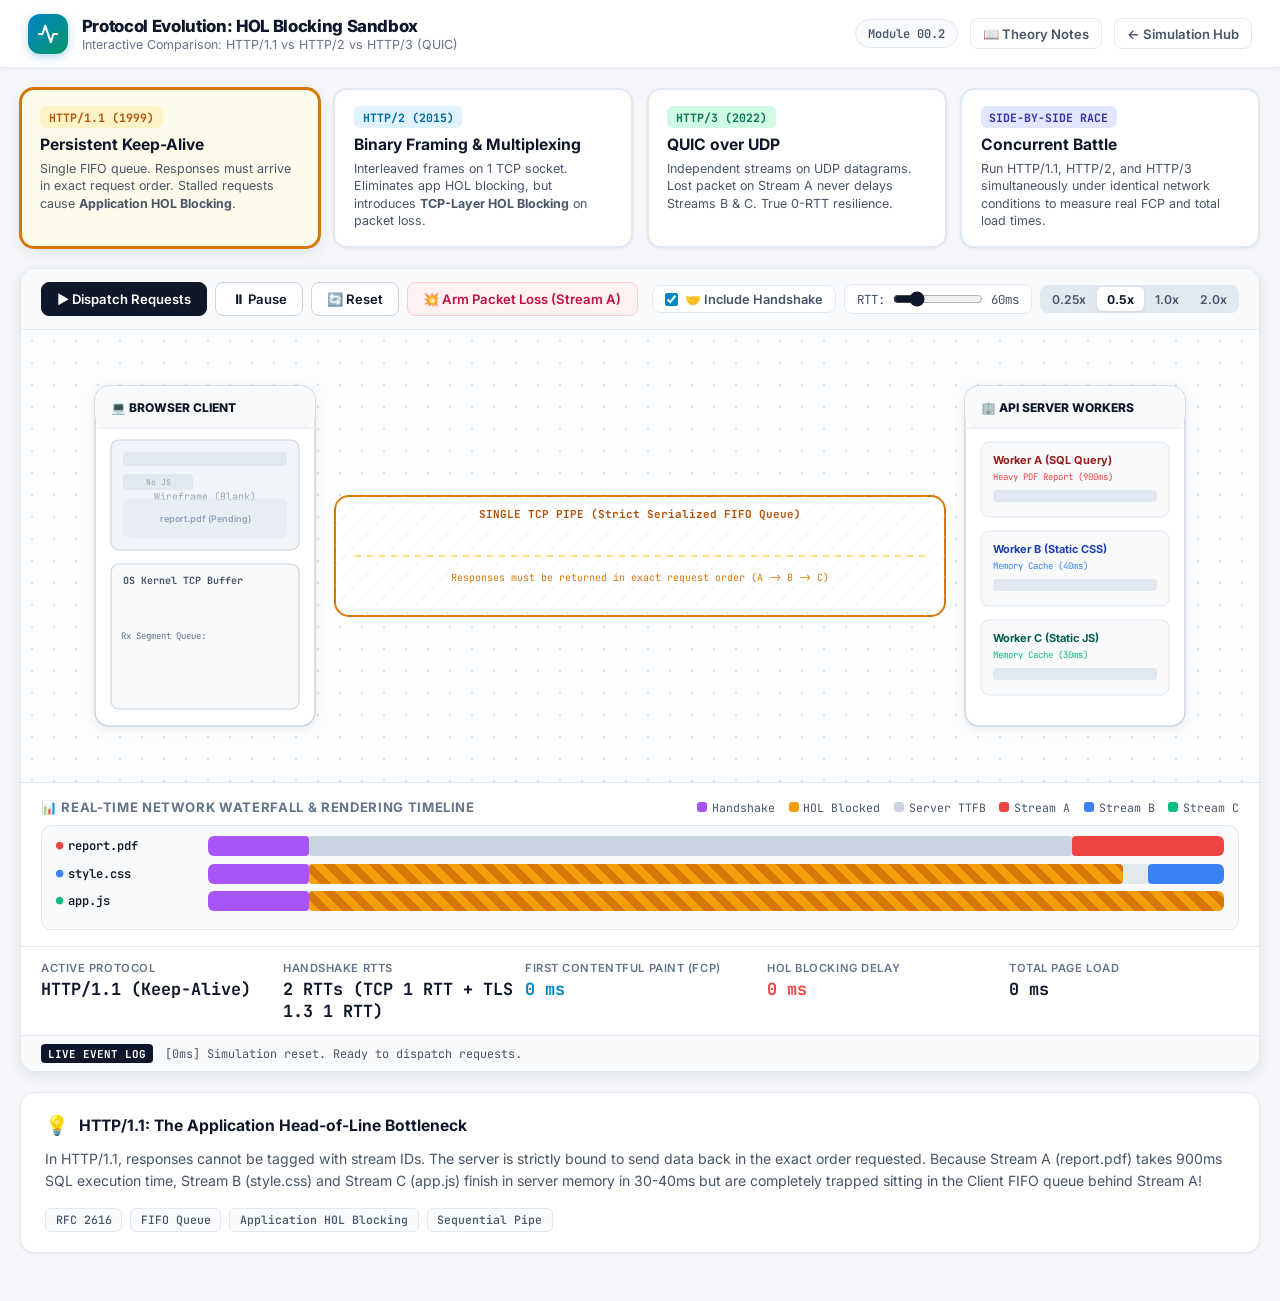
<file: 00-foundations/02-protocol-evolution/simulation.html>
<!DOCTYPE html>
<html lang="en">
<head>
  <meta charset="UTF-8">
  <meta name="viewport" content="width=device-width, initial-scale=1.0">
  <title>Protocol Evolution: HTTP/1.1 vs HTTP/2 vs HTTP/3 | Visual Lab</title>
  
  <!-- Typography -->
  <link rel="preconnect" href="https://fonts.googleapis.com">
  <link rel="preconnect" href="https://fonts.gstatic.com" crossorigin>
  <link href="https://fonts.googleapis.com/css2?family=Inter:wght@400;500;600;700;800&family=JetBrains+Mono:wght@400;500;600;700&display=swap" rel="stylesheet">

  <style>
    :root {
      --bg-page: #f4f6f9;
      --bg-surface: #ffffff;
      --bg-subtle: #f8fafc;
      --border: #e2e8f0;
      --border-strong: #cbd5e1;

      --text-primary: #0f172a;
      --text-secondary: #475569;
      --text-muted: #64748b;

      /* Protocol Themes */
      --h1-color: #d97706;
      --h1-bg: #fffbeb;
      --h1-border: #fcd34d;

      --h2-color: #0284c7;
      --h2-bg: #f0f9ff;
      --h2-border: #7dd3fc;

      --h3-color: #059669;
      --h3-bg: #ecfdf5;
      --h3-border: #6ee7b7;

      --race-color: #4f46e5;
      --race-bg: #eef2ff;
      --race-border: #c7d2fe;

      /* Stream Colors */
      --streamA: #ef4444; /* Heavy SQL PDF */
      --streamA-bg: #fef2f2;
      --streamB: #3b82f6; /* Static CSS */
      --streamB-bg: #eff6ff;
      --streamC: #10b981; /* Static JS */
      --streamC-bg: #ecfdf5;

      --shadow-sm: 0 1px 3px rgba(15, 23, 42, 0.06);
      --shadow-md: 0 4px 14px rgba(15, 23, 42, 0.08);
      --shadow-lg: 0 10px 25px rgba(15, 23, 42, 0.1);

      --font-sans: 'Inter', -apple-system, BlinkMacSystemFont, sans-serif;
      --font-mono: 'JetBrains Mono', monospace;
    }

    * {
      box-sizing: border-box;
      margin: 0;
      padding: 0;
    }

    body {
      background-color: var(--bg-page);
      color: var(--text-primary);
      font-family: var(--font-sans);
      min-height: 100vh;
      display: flex;
      flex-direction: column;
      -webkit-font-smoothing: antialiased;
    }

    /* Header Styling */
    header {
      background: rgba(255, 255, 255, 0.96);
      backdrop-filter: blur(12px);
      border-bottom: 1px solid var(--border);
      padding: 0.85rem 1.75rem;
      display: flex;
      justify-content: space-between;
      align-items: center;
      position: sticky;
      top: 0;
      z-index: 50;
      box-shadow: var(--shadow-sm);
    }

    .brand {
      display: flex;
      align-items: center;
      gap: 0.85rem;
      text-decoration: none;
      color: var(--text-primary);
    }

    .brand-icon {
      width: 40px;
      height: 40px;
      border-radius: 12px;
      background: linear-gradient(135deg, #0284c7, #059669);
      color: #fff;
      display: grid;
      place-items: center;
      box-shadow: 0 3px 10px rgba(2, 132, 199, 0.3);
      flex-shrink: 0;
    }

    .brand-title h1 {
      font-size: 1.05rem;
      font-weight: 800;
      letter-spacing: -0.02em;
    }

    .brand-title p {
      font-size: 0.78rem;
      color: var(--text-muted);
      margin-top: 1px;
    }

    .header-right {
      display: flex;
      align-items: center;
      gap: 0.75rem;
    }

    .module-badge {
      font-family: var(--font-mono);
      font-size: 0.75rem;
      font-weight: 600;
      color: var(--text-secondary);
      background: var(--bg-subtle);
      border: 1px solid var(--border);
      padding: 0.35rem 0.75rem;
      border-radius: 999px;
    }

    .back-link {
      text-decoration: none;
      color: var(--text-secondary);
      font-size: 0.82rem;
      font-weight: 600;
      padding: 0.4rem 0.75rem;
      border-radius: 8px;
      background: #fff;
      border: 1px solid var(--border);
      transition: all 0.15s;
    }

    .back-link:hover {
      background: var(--bg-subtle);
      color: var(--text-primary);
    }

    /* Main Container */
    .app-shell {
      max-width: 1320px;
      margin: 1.25rem auto 3rem;
      padding: 0 1.25rem;
      width: 100%;
      display: flex;
      flex-direction: column;
      gap: 1.25rem;
    }

    /* Tabs Bar */
    .protocol-tabs {
      display: grid;
      grid-template-columns: repeat(4, 1fr);
      gap: 0.85rem;
    }

    @media (max-width: 960px) {
      .protocol-tabs { grid-template-columns: repeat(2, 1fr); }
    }
    @media (max-width: 580px) {
      .protocol-tabs { grid-template-columns: 1fr; }
    }

    .proto-card {
      background: var(--bg-surface);
      border: 2px solid var(--border);
      border-radius: 14px;
      padding: 1rem 1.15rem;
      cursor: pointer;
      transition: all 0.2s cubic-bezier(0.4, 0, 0.2, 1);
      display: flex;
      flex-direction: column;
      gap: 0.4rem;
      position: relative;
      box-shadow: var(--shadow-sm);
    }

    .proto-card:hover {
      border-color: var(--border-strong);
      transform: translateY(-2px);
      box-shadow: var(--shadow-md);
    }

    .proto-card.active[data-proto="http1"] {
      border-color: var(--h1-color);
      background: var(--h1-bg);
      box-shadow: 0 0 0 1px var(--h1-color), var(--shadow-md);
    }

    .proto-card.active[data-proto="http2"] {
      border-color: var(--h2-color);
      background: var(--h2-bg);
      box-shadow: 0 0 0 1px var(--h2-color), var(--shadow-md);
    }

    .proto-card.active[data-proto="http3"] {
      border-color: var(--h3-color);
      background: var(--h3-bg);
      box-shadow: 0 0 0 1px var(--h3-color), var(--shadow-md);
    }

    .proto-card.active[data-proto="race"] {
      border-color: var(--race-color);
      background: var(--race-bg);
      box-shadow: 0 0 0 1px var(--race-color), var(--shadow-md);
    }

    .proto-badge {
      display: inline-flex;
      align-items: center;
      gap: 0.35rem;
      font-size: 0.72rem;
      font-weight: 700;
      font-family: var(--font-mono);
      text-transform: uppercase;
      padding: 0.22rem 0.55rem;
      border-radius: 6px;
      width: fit-content;
    }

    .badge-h1 { background: #fef3c7; color: #b45309; }
    .badge-h2 { background: #e0f2fe; color: #0369a1; }
    .badge-h3 { background: #d1fae5; color: #047857; }
    .badge-race { background: #e0e7ff; color: #3730a3; }

    .proto-card h3 {
      font-size: 0.98rem;
      font-weight: 700;
      color: var(--text-primary);
    }

    .proto-card p {
      font-size: 0.78rem;
      color: var(--text-secondary);
      line-height: 1.4;
    }

    /* Main Stage Card */
    .stage-card {
      background: var(--bg-surface);
      border: 1px solid var(--border);
      border-radius: 16px;
      box-shadow: var(--shadow-md);
      overflow: hidden;
      display: flex;
      flex-direction: column;
    }

    /* Stage Toolbar Controls */
    .stage-toolbar {
      padding: 0.85rem 1.25rem;
      border-bottom: 1px solid var(--border);
      background: var(--bg-subtle);
      display: flex;
      justify-content: space-between;
      align-items: center;
      flex-wrap: wrap;
      gap: 0.85rem;
    }

    .control-group {
      display: flex;
      align-items: center;
      gap: 0.5rem;
      flex-wrap: wrap;
    }

    button {
      font-family: inherit;
      font-size: 0.82rem;
      font-weight: 600;
      padding: 0.48rem 0.95rem;
      border-radius: 8px;
      border: 1px solid var(--border-strong);
      background: #fff;
      color: var(--text-primary);
      cursor: pointer;
      display: inline-flex;
      align-items: center;
      gap: 0.4rem;
      transition: all 0.15s;
      user-select: none;
    }

    button:hover {
      background: var(--bg-subtle);
      border-color: #94a3b8;
    }

    button:active {
      transform: scale(0.98);
    }

    .btn-primary {
      background: #0f172a;
      color: #fff;
      border-color: #0f172a;
    }

    .btn-primary:hover {
      background: #1e293b;
      color: #fff;
      border-color: #1e293b;
    }

    .btn-chaos {
      background: #fff1f2;
      color: #be123c;
      border-color: #fecdd3;
    }

    .btn-chaos:hover {
      background: #ffe4e6;
      border-color: #fda4af;
    }

    .btn-chaos.active {
      background: #be123c;
      color: #fff;
      border-color: #be123c;
    }

    .toggle-pill {
      display: inline-flex;
      align-items: center;
      gap: 0.4rem;
      font-size: 0.8rem;
      font-weight: 600;
      color: var(--text-secondary);
      background: #fff;
      border: 1px solid var(--border);
      padding: 0.35rem 0.75rem;
      border-radius: 8px;
      cursor: pointer;
      user-select: none;
    }

    .toggle-pill input {
      accent-color: var(--h2-color);
      cursor: pointer;
    }

    .segmented {
      display: inline-flex;
      background: #e2e8f0;
      padding: 2px;
      border-radius: 8px;
    }

    .segmented button {
      border: none;
      background: transparent;
      padding: 0.3rem 0.65rem;
      font-size: 0.76rem;
      border-radius: 6px;
      color: var(--text-secondary);
    }

    .segmented button.active {
      background: #fff;
      color: var(--text-primary);
      font-weight: 700;
      box-shadow: 0 1px 3px rgba(0, 0, 0, 0.08);
    }

    .slider-control {
      display: flex;
      align-items: center;
      gap: 0.5rem;
      font-size: 0.78rem;
      font-family: var(--font-mono);
      color: var(--text-secondary);
      background: #fff;
      padding: 0.35rem 0.75rem;
      border-radius: 8px;
      border: 1px solid var(--border);
    }

    .slider-control input[type="range"] {
      width: 90px;
      accent-color: #0f172a;
      cursor: pointer;
    }

    /* Blueprint Stage Viewport */
    .viewport {
      background: #fcfdff;
      background-image: radial-gradient(#d8e0eb 1.2px, transparent 1.2px);
      background-size: 22px 22px;
      position: relative;
      min-height: 440px;
      display: flex;
      flex-direction: column;
      justify-content: center;
      padding: 1rem;
      border-bottom: 1px solid var(--border);
      overflow: hidden;
    }

    svg.stage-svg {
      width: 100%;
      height: 420px;
      overflow: visible;
    }

    /* Dynamic Packet Hover Cursor */
    .packet-clickable {
      cursor: pointer;
      transition: filter 0.15s;
    }
    .packet-clickable:hover {
      filter: drop-shadow(0 0 6px rgba(239, 68, 68, 0.8));
    }

    /* Waterfall Timeline Panel */
    .waterfall-panel {
      padding: 1rem 1.25rem;
      background: #ffffff;
      border-bottom: 1px solid var(--border);
      display: flex;
      flex-direction: column;
      gap: 0.6rem;
    }

    .waterfall-header {
      display: flex;
      justify-content: space-between;
      align-items: center;
    }

    .waterfall-header h4 {
      font-size: 0.82rem;
      font-weight: 700;
      text-transform: uppercase;
      letter-spacing: 0.05em;
      color: var(--text-muted);
      display: flex;
      align-items: center;
      gap: 0.4rem;
    }

    .waterfall-legend {
      display: flex;
      gap: 0.85rem;
      font-size: 0.72rem;
      color: var(--text-secondary);
      font-family: var(--font-mono);
    }

    .legend-item {
      display: flex;
      align-items: center;
      gap: 0.3rem;
    }

    .legend-box {
      width: 10px;
      height: 10px;
      border-radius: 3px;
    }

    .waterfall-tracks {
      display: flex;
      flex-direction: column;
      gap: 0.45rem;
      position: relative;
      background: var(--bg-subtle);
      border: 1px solid var(--border);
      border-radius: 10px;
      padding: 0.65rem 0.85rem;
      min-height: 105px;
    }

    .wf-track {
      display: grid;
      grid-template-columns: 140px 1fr;
      align-items: center;
      gap: 0.75rem;
    }

    .wf-label {
      font-family: var(--font-mono);
      font-size: 0.76rem;
      font-weight: 600;
      color: var(--text-primary);
      display: flex;
      align-items: center;
      gap: 0.35rem;
      white-space: nowrap;
      overflow: hidden;
      text-overflow: ellipsis;
    }

    .wf-bar-container {
      position: relative;
      height: 20px;
      background: #e2e8f0;
      border-radius: 6px;
      overflow: hidden;
    }

    .wf-segment {
      position: absolute;
      top: 0;
      bottom: 0;
      border-radius: 4px;
      transition: width 0.05s linear, left 0.05s linear;
    }

    .wf-segment.hs { background: #a855f7; }
    .wf-segment.blocked { 
      background: repeating-linear-gradient(
        45deg,
        #f59e0b,
        #f59e0b 8px,
        #d97706 8px,
        #d97706 16px
      );
    }
    .wf-segment.ttfb { background: #cbd5e1; }
    .wf-segment.downloadA { background: var(--streamA); }
    .wf-segment.downloadB { background: var(--streamB); }
    .wf-segment.downloadC { background: var(--streamC); }

    .wf-marker-fcp {
      position: absolute;
      top: 0;
      bottom: 0;
      width: 2px;
      background: #0284c7;
      border-right: 1px dashed #7dd3fc;
      z-index: 5;
    }
    .wf-marker-fcp::after {
      content: "FCP";
      position: absolute;
      top: -14px;
      left: -12px;
      font-family: var(--font-mono);
      font-size: 0.65rem;
      font-weight: 700;
      color: #0284c7;
    }

    /* Live HUD Bar */
    .hud-bar {
      display: grid;
      grid-template-columns: repeat(5, 1fr);
      gap: 0.75rem;
      padding: 0.85rem 1.25rem;
      background: #fff;
    }

    @media (max-width: 900px) {
      .hud-bar { grid-template-columns: repeat(3, 1fr); }
    }
    @media (max-width: 600px) {
      .hud-bar { grid-template-columns: repeat(2, 1fr); }
    }

    .hud-stat {
      display: flex;
      flex-direction: column;
      gap: 0.2rem;
    }

    .hud-stat span {
      font-size: 0.7rem;
      color: var(--text-muted);
      text-transform: uppercase;
      letter-spacing: 0.05em;
      font-weight: 600;
    }

    .hud-stat strong {
      font-family: var(--font-mono);
      font-size: 1.05rem;
      color: var(--text-primary);
    }

    /* Event Log Ticker */
    .log-strip {
      background: var(--bg-subtle);
      border-top: 1px solid var(--border);
      padding: 0.5rem 1.25rem;
      font-family: var(--font-mono);
      font-size: 0.74rem;
      color: var(--text-secondary);
      display: flex;
      align-items: center;
      gap: 0.75rem;
      overflow-x: auto;
      white-space: nowrap;
    }

    .log-strip-tag {
      background: #0f172a;
      color: #fff;
      font-weight: 700;
      padding: 0.15rem 0.45rem;
      border-radius: 4px;
      font-size: 0.68rem;
    }

    /* First-Principles Explainer Panel */
    .explanation-panel {
      background: var(--bg-surface);
      border: 1px solid var(--border);
      border-radius: 14px;
      padding: 1.25rem 1.5rem;
      display: flex;
      flex-direction: column;
      gap: 0.65rem;
      box-shadow: var(--shadow-sm);
    }

    .explanation-header {
      display: flex;
      align-items: center;
      gap: 0.6rem;
    }

    .explanation-header h4 {
      font-size: 0.98rem;
      font-weight: 700;
      color: var(--text-primary);
    }

    .explanation-text {
      font-size: 0.88rem;
      color: var(--text-secondary);
      line-height: 1.6;
    }

    .pill-tags {
      display: flex;
      gap: 0.5rem;
      flex-wrap: wrap;
      margin-top: 0.3rem;
    }

    .tag {
      font-family: var(--font-mono);
      font-size: 0.72rem;
      padding: 0.22rem 0.6rem;
      border-radius: 6px;
      background: var(--bg-subtle);
      border: 1px solid var(--border);
      color: var(--text-secondary);
      font-weight: 500;
    }
  </style>
</head>
<body>

  <!-- Header Bar -->
  <header>
    <a href="../../index.html" class="brand">
      <div class="brand-icon">
        <svg width="22" height="22" viewBox="0 0 24 24" fill="none" stroke="currentColor" stroke-width="2.3" stroke-linecap="round" stroke-linejoin="round">
          <polyline points="22 12 18 12 15 21 9 3 6 12 2 12"></polyline>
        </svg>
      </div>
      <div class="brand-title">
        <h1>Protocol Evolution: HOL Blocking Sandbox</h1>
        <p>Interactive Comparison: HTTP/1.1 vs HTTP/2 vs HTTP/3 (QUIC)</p>
      </div>
    </a>
    <div class="header-right">
      <span class="module-badge">Module 00.2</span>
      <a href="./README.md" class="back-link">📖 Theory Notes</a>
      <a href="../../index.html" class="back-link">← Simulation Hub</a>
    </div>
  </header>

  <main class="app-shell">

    <!-- Mode Selector Cards -->
    <div class="protocol-tabs">
      <div class="proto-card active" data-proto="http1">
        <span class="proto-badge badge-h1">HTTP/1.1 (1999)</span>
        <h3>Persistent Keep-Alive</h3>
        <p>Single FIFO queue. Responses must arrive in exact request order. Stalled requests cause <strong>Application HOL Blocking</strong>.</p>
      </div>
      <div class="proto-card" data-proto="http2">
        <span class="proto-badge badge-h2">HTTP/2 (2015)</span>
        <h3>Binary Framing & Multiplexing</h3>
        <p>Interleaved frames on 1 TCP socket. Eliminates app HOL blocking, but introduces <strong>TCP-Layer HOL Blocking</strong> on packet loss.</p>
      </div>
      <div class="proto-card" data-proto="http3">
        <span class="proto-badge badge-h3">HTTP/3 (2022)</span>
        <h3>QUIC over UDP</h3>
        <p>Independent streams on UDP datagrams. Lost packet on Stream A never delays Streams B & C. True 0-RTT resilience.</p>
      </div>
      <div class="proto-card" data-proto="race">
        <span class="proto-badge badge-race">Side-by-Side Race</span>
        <h3>Concurrent Battle</h3>
        <p>Run HTTP/1.1, HTTP/2, and HTTP/3 simultaneously under identical network conditions to measure real FCP and total load times.</p>
      </div>
    </div>

    <!-- Main Visual Stage Card -->
    <div class="stage-card">

      <!-- Toolbar & Controls -->
      <div class="stage-toolbar">
        <div class="control-group">
          <button class="btn-primary" id="btnDispatch">▶ Dispatch Requests</button>
          <button id="btnPause">⏸ Pause</button>
          <button id="btnReset">🔄 Reset</button>
          <button class="btn-chaos" id="btnChaos">💥 Arm Packet Loss (Stream A)</button>
        </div>

        <div class="control-group">
          <label class="toggle-pill">
            <input type="checkbox" id="chkHandshake" checked>
            <span>🤝 Include Handshake</span>
          </label>

          <div class="slider-control">
            <span>RTT:</span>
            <input type="range" id="rngRtt" min="20" max="200" value="60" step="10">
            <span id="txtRttVal">60ms</span>
          </div>

          <!-- Speed Multiplier -->
          <div class="segmented" id="speedControls">
            <button data-speed="0.25">0.25x</button>
            <button data-speed="0.5" class="active">0.5x</button>
            <button data-speed="1.0">1.0x</button>
            <button data-speed="2.0">2.0x</button>
          </div>
        </div>
      </div>

      <!-- Viewport Stage SVG -->
      <div class="viewport" id="viewport">
        <svg id="stageSvg" class="stage-svg" viewBox="0 0 1150 420">
          <defs>
            <filter id="shadow" x="-10%" y="-10%" width="120%" height="120%">
              <feDropShadow dx="0" dy="2" stdDeviation="4" flood-opacity="0.08" flood-color="#0f172a" />
            </filter>
            <pattern id="gridPattern" width="20" height="20" patternUnits="userSpaceOnUse">
              <line x1="0" y1="20" x2="20" y2="0" stroke="#e2e8f0" stroke-width="1.2" />
            </pattern>
          </defs>

          <!-- SVG Group Containers populated dynamically by JavaScript -->
          <g id="grpPipes"></g>
          <g id="grpClient"></g>
          <g id="grpServer"></g>
          <g id="grpPackets"></g>
          <g id="grpOverlay"></g>
        </svg>
      </div>

      <!-- Synchronized Chrome DevTools-style Waterfall -->
      <div class="waterfall-panel">
        <div class="waterfall-header">
          <h4>📊 Real-time Network Waterfall & Rendering Timeline</h4>
          <div class="waterfall-legend">
            <div class="legend-item"><div class="legend-box" style="background: #a855f7;"></div> Handshake</div>
            <div class="legend-item"><div class="legend-box" style="background: #f59e0b;"></div> HOL Blocked</div>
            <div class="legend-item"><div class="legend-box" style="background: #cbd5e1;"></div> Server TTFB</div>
            <div class="legend-item"><div class="legend-box" style="background: var(--streamA);"></div> Stream A</div>
            <div class="legend-item"><div class="legend-box" style="background: var(--streamB);"></div> Stream B</div>
            <div class="legend-item"><div class="legend-box" style="background: var(--streamC);"></div> Stream C</div>
          </div>
        </div>

        <div class="waterfall-tracks" id="waterfallTracks">
          <!-- Rendered dynamically -->
        </div>
      </div>

      <!-- Live Telemetry HUD -->
      <div class="hud-bar">
        <div class="hud-stat">
          <span>Active Protocol</span>
          <strong id="hudProto">HTTP/1.1</strong>
        </div>
        <div class="hud-stat">
          <span>Handshake RTTs</span>
          <strong id="hudHandshake">2 RTTs (TCP+TLS)</strong>
        </div>
        <div class="hud-stat">
          <span>First Contentful Paint (FCP)</span>
          <strong id="hudFcp" style="color: var(--h2-color);">0 ms</strong>
        </div>
        <div class="hud-stat">
          <span>HOL Blocking Delay</span>
          <strong id="hudHol" style="color: var(--streamA);">0 ms</strong>
        </div>
        <div class="hud-stat">
          <span>Total Page Load</span>
          <strong id="hudTotal">0 ms</strong>
        </div>
      </div>

      <!-- Event Stream Log -->
      <div class="log-strip" id="logStrip">
        <span class="log-strip-tag">LIVE EVENT LOG</span>
        <span id="txtLogEvent">Ready to dispatch requests. Click 'Dispatch Requests' to begin simulation.</span>
      </div>

    </div>

    <!-- First-Principles Explainer Card -->
    <div class="explanation-panel">
      <div class="explanation-header">
        <span style="font-size: 1.2rem;">💡</span>
        <h4 id="explanationTitle">HTTP/1.1: The Application Head-of-Line Bottleneck</h4>
      </div>
      <p class="explanation-text" id="explanationText">
        In HTTP/1.1, responses cannot be tagged with stream IDs. The server is strictly bound to send data back in the exact order requested. Because Stream A (report.pdf) takes 900ms SQL execution time, Stream B (style.css) and Stream C (app.js) finish in server memory in 30-40ms but are completely trapped behind Stream A!
      </p>
      <div class="pill-tags" id="explanationTags">
        <span class="tag">RFC 2616</span>
        <span class="tag">FIFO Queue</span>
        <span class="tag">Application HOL Blocking</span>
        <span class="tag">Browser 6-Connection Limit</span>
      </div>
    </div>

  </main>

  <script>
    // ==========================================
    // PROTOCOL METADATA & CONFIGURATIONS
    // ==========================================
    const PROTO_META = {
      http1: {
        name: "HTTP/1.1 (Keep-Alive)",
        title: "HTTP/1.1: The Application Head-of-Line Bottleneck",
        text: "In HTTP/1.1, responses cannot be tagged with stream IDs. The server is strictly bound to send data back in the exact order requested. Because Stream A (report.pdf) takes 900ms SQL execution time, Stream B (style.css) and Stream C (app.js) finish in server memory in 30-40ms but are completely trapped sitting in the Client FIFO queue behind Stream A!",
        tags: ["RFC 2616", "FIFO Queue", "Application HOL Blocking", "Sequential Pipe"],
        handshakeText: "2 RTTs (TCP 1 RTT + TLS 1.3 1 RTT)"
      },
      http2: {
        name: "HTTP/2 (Binary Framing)",
        title: "HTTP/2: Stream Multiplexing & The Hidden TCP Trap",
        text: "HTTP/2 breaks requests into binary frames tagged with a 31-bit Stream ID. Streams A, B, and C interleave freely down one TCP socket! But here is the critical flaw: TCP guarantees contiguous byte delivery. Click 'Arm Packet Loss' to see how 1 lost packet on Stream A freezes ALL streams at the OS Kernel TCP Reorder Buffer!",
        tags: ["RFC 7540", "Binary Framing", "Stream Multiplexing", "TCP-Layer HOL Blocking"],
        handshakeText: "2 RTTs (TCP 1 RTT + TLS 1.3 1 RTT)"
      },
      http3: {
        name: "HTTP/3 (QUIC over UDP)",
        title: "HTTP/3: QUIC over UDP — True Stream Independence",
        text: "HTTP/3 discards TCP and runs over UDP datagrams using QUIC. Streams are completely independent: if Stream A loses a packet, only Stream A's buffer waits for retransmission. Stream B (CSS) and Stream C (JS) deliver to the Browser Renderer without a single microsecond of delay!",
        tags: ["RFC 9000", "QUIC Transport", "UDP Datagrams", "Zero HOL Blocking", "1-RTT Handshake"],
        handshakeText: "1 RTT (Combined QUIC + TLS 1.3)"
      },
      race: {
        name: "Side-by-Side Protocol Battle",
        title: "Side-by-Side Race: Real-World Performance Comparison",
        text: "Watch HTTP/1.1, HTTP/2, and HTTP/3 run concurrently under identical network latency and packet loss settings. Observe how QUIC achieves First Contentful Paint (FCP) and total page load drastically faster than legacy TCP protocols under packet loss.",
        tags: ["Benchmark", "FCP Battle", "Network Resilience", "Real-time Metrics"],
        handshakeText: "Mixed Protocol Handshakes"
      }
    };

    // ==========================================
    // SIMULATION STATE ENGINE
    // ==========================================
    let currentProto = "http1";
    let isRunning = false;
    let isPaused = false;
    let speedMultiplier = 0.5;
    let baseRtt = 60; // ms
    let handshakeEnabled = true;
    let packetLossArmed = false;

    let simTime = 0; // Virtual Sim Time in ms
    let lastTime = 0;
    let runId = 0; // Unique token to cancel old runs

    // Packets & Particles
    let packets = [];
    let particles = [];
    let logHistory = [];

    // Protocol Specific Tracker State
    let simState = null;

    // DOM Elements
    const stageSvg = document.getElementById("stageSvg");
    const grpPipes = document.getElementById("grpPipes");
    const grpClient = document.getElementById("grpClient");
    const grpServer = document.getElementById("grpServer");
    const grpPackets = document.getElementById("grpPackets");
    const grpOverlay = document.getElementById("grpOverlay");

    const btnDispatch = document.getElementById("btnDispatch");
    const btnPause = document.getElementById("btnPause");
    const btnReset = document.getElementById("btnReset");
    const btnChaos = document.getElementById("btnChaos");
    const chkHandshake = document.getElementById("chkHandshake");
    const rngRtt = document.getElementById("rngRtt");
    const txtRttVal = document.getElementById("txtRttVal");
    const speedButtons = document.querySelectorAll("#speedControls button");
    const protoCards = document.querySelectorAll(".proto-card");

    const hudProto = document.getElementById("hudProto");
    const hudHandshake = document.getElementById("hudHandshake");
    const hudFcp = document.getElementById("hudFcp");
    const hudHol = document.getElementById("hudHol");
    const hudTotal = document.getElementById("hudTotal");
    const txtLogEvent = document.getElementById("txtLogEvent");

    const explanationTitle = document.getElementById("explanationTitle");
    const explanationText = document.getElementById("explanationText");
    const explanationTags = document.getElementById("explanationTags");
    const waterfallTracks = document.getElementById("waterfallTracks");

    // Helper SVG creation
    function createSvgElem(type, attrs) {
      const elem = document.createElementNS("http://www.w3.org/2000/svg", type);
      for (let k in attrs) {
        elem.setAttribute(k, attrs[k]);
      }
      return elem;
    }

    // ==========================================
    // INITIALIZATION & TAB SWITCHING
    // ==========================================
    protoCards.forEach(card => {
      card.addEventListener("click", () => {
        protoCards.forEach(c => c.classList.remove("active"));
        card.classList.add("active");
        currentProto = card.dataset.proto;
        resetSimulation();
      });
    });

    speedButtons.forEach(btn => {
      btn.addEventListener("click", () => {
        speedButtons.forEach(b => b.classList.remove("active"));
        btn.classList.add("active");
        speedMultiplier = parseFloat(btn.dataset.speed);
      });
    });

    rngRtt.addEventListener("input", (e) => {
      baseRtt = parseInt(e.target.value);
      txtRttVal.innerText = `${baseRtt}ms`;
    });

    chkHandshake.addEventListener("change", (e) => {
      handshakeEnabled = e.target.checked;
      resetSimulation();
    });

    btnChaos.addEventListener("click", () => {
      packetLossArmed = !packetLossArmed;
      btnChaos.classList.toggle("active", packetLossArmed);
      btnChaos.innerText = packetLossArmed ? "💥 Packet Loss: ARMED (Stream A)" : "💥 Arm Packet Loss (Stream A)";
    });

    btnReset.addEventListener("click", () => resetSimulation());
    btnPause.addEventListener("click", () => {
      if (!isRunning) return;
      isPaused = !isPaused;
      btnPause.innerText = isPaused ? "▶ Resume" : "⏸ Pause";
    });

    btnDispatch.addEventListener("click", () => {
      if (isRunning) return;
      startSimulation();
    });

    // ==========================================
    // RESET & STATE INITIALIZATION
    // ==========================================
    function resetSimulation() {
      runId++;
      isRunning = false;
      isPaused = false;
      simTime = 0;
      packets = [];
      particles = [];
      btnPause.innerText = "⏸ Pause";

      updateMetadataUI();
      initProtocolState();
      renderStaticStage();
      updateTelemetryUI();
      renderWaterfallUI();
      logEvent("Simulation reset. Ready to dispatch requests.");
    }

    function updateMetadataUI() {
      const meta = PROTO_META[currentProto];
      hudProto.innerText = meta.name;
      hudHandshake.innerText = handshakeEnabled ? meta.handshakeText : "0 RTT (Session Resumed)";
      explanationTitle.innerText = meta.title;
      explanationText.innerText = meta.text;
      explanationTags.innerHTML = meta.tags.map(t => `<span class="tag">${t}</span>`).join("");
    }

    function logEvent(msg) {
      const timeStr = `[${Math.round(simTime)}ms]`;
      txtLogEvent.innerText = `${timeStr} ${msg}`;
    }

    // Initialize State Object based on Protocol Mode
    function initProtocolState() {
      if (currentProto === "race") {
        simState = {
          h1: createSingleProtoState("http1"),
          h2: createSingleProtoState("http2"),
          h3: createSingleProtoState("http3"),
          finishedCount: 0
        };
      } else {
        simState = createSingleProtoState(currentProto);
      }
    }

    function createSingleProtoState(proto) {
      return {
        proto: proto,
        phase: 'IDLE', // IDLE, HANDSHAKE, PROCESSING, COMPLETE
        handshakeProgress: 0,
        handshakeDone: !handshakeEnabled,
        // Workers execution state
        workers: {
          A: { label: "SQL Query (PDF)", totalMs: 900, elapsed: 0, done: false, chunksSent: 0, totalChunks: 4, color: "var(--streamA)" },
          B: { label: "Static CSS", totalMs: 40, elapsed: 0, done: false, chunksSent: 0, totalChunks: 2, color: "var(--streamB)" },
          C: { label: "Static JS", totalMs: 30, elapsed: 0, done: false, chunksSent: 0, totalChunks: 2, color: "var(--streamC)" }
        },
        // Client side received chunks
        client: {
          cssReceived: false,
          jsReceived: false,
          pdfReceived: false,
          fcpTime: 0,
          totalTime: 0,
          holDelay: 0,
          kernelBuffer: [], // For HTTP/2 TCP Reorder buffer
          kernelLocked: false,
          quicBuffers: { A: [], B: [], C: [] } // For HTTP/3
        },
        // Request Queue / State
        h1CurrentReq: null, // 'A', 'B', 'C'
        h1Queue: ['A', 'B', 'C'],
        packetSeqCounter: 1,
        lossOccurredA: false,
        retxPendingA: false,
        retxTimerA: 0
      };
    }

    // ==========================================
    // SVG STAGE RENDERING (CLIENT / PIPES / SERVER)
    // ==========================================
    function renderStaticStage() {
      grpPipes.innerHTML = "";
      grpClient.innerHTML = "";
      grpServer.innerHTML = "";
      grpPackets.innerHTML = "";
      grpOverlay.innerHTML = "";

      if (currentProto === "race") {
        renderRaceStage();
      } else {
        renderSingleStage();
      }
    }

    function renderSingleStage() {
      // 1. Client Card (Left: X=30, Y=40, W=220, H=340)
      const clientG = createSvgElem("g", { transform: "translate(30, 40)", filter: "url(#shadow)" });
      clientG.innerHTML = `
        <rect width="220" height="340" rx="14" fill="#ffffff" stroke="#cbd5e1" stroke-width="1.5" />
        <rect width="220" height="42" rx="14" fill="#f8fafc" />
        <line x1="0" y1="42" x2="220" y2="42" stroke="#e2e8f0" stroke-width="1.2" />
        <text x="16" y="26" font-family="Inter" font-weight="800" font-size="12" fill="#0f172a">💻 BROWSER CLIENT</text>
        
        <!-- Live Mini Browser Preview -->
        <g transform="translate(16, 54)">
          <rect width="188" height="110" rx="8" fill="#f1f5f9" stroke="#cbd5e1" stroke-width="1.2" id="miniWebFrame" />
          <text x="94" y="60" font-family="JetBrains Mono" font-size="10" fill="#94a3b8" text-anchor="middle" id="miniWebTxt">
            Wireframe (Blank)
          </text>
          <!-- Styled element box (CSS) -->
          <rect id="miniStyleBar" x="12" y="12" width="164" height="14" rx="4" fill="#e2e8f0" />
          <!-- Interactive JS badge -->
          <rect id="miniJsBadge" x="12" y="34" width="70" height="16" rx="4" fill="#e2e8f0" />
          <text id="miniJsTxt" x="47" y="45" font-family="JetBrains Mono" font-size="8" fill="#94a3b8" text-anchor="middle">No JS</text>
          <!-- PDF Card (A) -->
          <rect id="miniPdfCard" x="12" y="58" width="164" height="40" rx="6" fill="#e2e8f0" opacity="0.5" />
          <text id="miniPdfTxt" x="94" y="82" font-family="Inter" font-size="9" font-weight="600" fill="#94a3b8" text-anchor="middle">report.pdf (Pending)</text>
        </g>

        <!-- Kernel / Transport Receive Buffer Container -->
        <g transform="translate(16, 178)" id="grpClientBuffer">
          <!-- Rendered dynamically depending on H1/H2 vs H3 -->
        </g>
      `;
      grpClient.appendChild(clientG);

      // 2. Middle Network Pipe (X=270, Y=40, W=610, H=340)
      const pipeG = createSvgElem("g", { transform: "translate(270, 40)" });

      if (currentProto === "http1") {
        pipeG.innerHTML = `
          <rect x="0" y="110" width="610" height="120" rx="14" fill="#ffffff" stroke="#d97706" stroke-width="2" />
          <rect x="0" y="110" width="610" height="120" rx="14" fill="url(#gridPattern)" opacity="0.4" />
          <text x="305" y="132" font-family="JetBrains Mono" font-size="11" font-weight="700" fill="#b45309" text-anchor="middle">
            SINGLE TCP PIPE (Strict Serialized FIFO Queue)
          </text>
          <line x1="20" y1="170" x2="590" y2="170" stroke="#fcd34d" stroke-dasharray="6,6" stroke-width="1.5" />
          <text x="305" y="195" font-family="JetBrains Mono" font-size="10" fill="#d97706" text-anchor="middle">
            Responses must be returned in exact request order (A -> B -> C)
          </text>
        `;
      } else if (currentProto === "http2") {
        pipeG.innerHTML = `
          <rect x="0" y="50" width="610" height="240" rx="16" fill="#ffffff" stroke="#0284c7" stroke-width="2" />
          <rect x="0" y="50" width="610" height="240" rx="16" fill="#f0f9ff" opacity="0.5" />
          <text x="305" y="75" font-family="JetBrains Mono" font-size="11" font-weight="700" fill="#0369a1" text-anchor="middle">
            SINGLE TCP SOCKET PIPE (Multiplexed Binary Frames: Streams 1, 3, 5)
          </text>
          <line x1="20" y1="130" x2="590" y2="130" stroke="#7dd3fc" stroke-dasharray="5,5" />
          <line x1="20" y1="210" x2="590" y2="210" stroke="#7dd3fc" stroke-dasharray="5,5" />
          <text x="30" y="115" font-family="JetBrains Mono" font-size="9" fill="#0284c7">Stream 1: report.pdf</text>
          <text x="30" y="195" font-family="JetBrains Mono" font-size="9" fill="#0284c7">Stream 3: style.css</text>
          <text x="30" y="270" font-family="JetBrains Mono" font-size="9" fill="#0284c7">Stream 5: app.js</text>
        `;
      } else if (currentProto === "http3") {
        pipeG.innerHTML = `
          <!-- Lane 1 (Stream A) -->
          <rect x="0" y="40" width="610" height="70" rx="12" fill="#ffffff" stroke="#059669" stroke-width="1.8" />
          <rect x="0" y="40" width="610" height="70" rx="12" fill="#ecfdf5" opacity="0.4" />
          <text x="20" y="62" font-family="JetBrains Mono" font-size="10" font-weight="700" fill="#047857">QUIC Stream 0 (UDP) - report.pdf</text>

          <!-- Lane 2 (Stream B) -->
          <rect x="0" y="135" width="610" height="70" rx="12" fill="#ffffff" stroke="#059669" stroke-width="1.8" />
          <rect x="0" y="135" width="610" height="70" rx="12" fill="#ecfdf5" opacity="0.4" />
          <text x="20" y="157" font-family="JetBrains Mono" font-size="10" font-weight="700" fill="#047857">QUIC Stream 4 (UDP) - style.css</text>

          <!-- Lane 3 (Stream C) -->
          <rect x="0" y="230" width="610" height="70" rx="12" fill="#ffffff" stroke="#059669" stroke-width="1.8" />
          <rect x="0" y="230" width="610" height="70" rx="12" fill="#ecfdf5" opacity="0.4" />
          <text x="20" y="252" font-family="JetBrains Mono" font-size="10" font-weight="700" fill="#047857">QUIC Stream 8 (UDP) - app.js</text>
        `;
      }
      grpPipes.appendChild(pipeG);

      // 3. Server Card (Right: X=900, Y=40, W=220, H=340)
      const serverG = createSvgElem("g", { transform: "translate(900, 40)", filter: "url(#shadow)" });
      serverG.innerHTML = `
        <rect width="220" height="340" rx="14" fill="#ffffff" stroke="#cbd5e1" stroke-width="1.5" />
        <rect width="220" height="42" rx="14" fill="#f8fafc" />
        <line x1="0" y1="42" x2="220" y2="42" stroke="#e2e8f0" stroke-width="1.2" />
        <text x="16" y="26" font-family="Inter" font-weight="800" font-size="12" fill="#0f172a">🏢 API SERVER WORKERS</text>

        <!-- Worker A -->
        <g transform="translate(16, 56)">
          <rect width="188" height="75" rx="8" fill="#f8fafc" stroke="#e2e8f0" stroke-width="1" />
          <text x="12" y="22" font-family="Inter" font-weight="700" font-size="11" fill="#991b1b">Worker A (SQL Query)</text>
          <text x="12" y="38" font-family="JetBrains Mono" font-size="9" fill="#ef4444">Heavy PDF Report (900ms)</text>
          <rect x="12" y="48" width="164" height="12" rx="4" fill="#e2e8f0" />
          <rect id="srvBarA" x="12" y="48" width="0" height="12" rx="4" fill="var(--streamA)" />
        </g>

        <!-- Worker B -->
        <g transform="translate(16, 145)">
          <rect width="188" height="75" rx="8" fill="#f8fafc" stroke="#e2e8f0" stroke-width="1" />
          <text x="12" y="22" font-family="Inter" font-weight="700" font-size="11" fill="#1e40af">Worker B (Static CSS)</text>
          <text x="12" y="38" font-family="JetBrains Mono" font-size="9" fill="#3b82f6">Memory Cache (40ms)</text>
          <rect x="12" y="48" width="164" height="12" rx="4" fill="#e2e8f0" />
          <rect id="srvBarB" x="12" y="48" width="0" height="12" rx="4" fill="var(--streamB)" />
        </g>

        <!-- Worker C -->
        <g transform="translate(16, 234)">
          <rect width="188" height="75" rx="8" fill="#f8fafc" stroke="#e2e8f0" stroke-width="1" />
          <text x="12" y="22" font-family="Inter" font-weight="700" font-size="11" fill="#065f46">Worker C (Static JS)</text>
          <text x="12" y="38" font-family="JetBrains Mono" font-size="9" fill="#10b981">Memory Cache (30ms)</text>
          <rect x="12" y="48" width="164" height="12" rx="4" fill="#e2e8f0" />
          <rect id="srvBarC" x="12" y="48" width="0" height="12" rx="4" fill="var(--streamC)" />
        </g>
      `;
      grpServer.appendChild(serverG);

      renderDynamicClientBuffers();
    }

    // Dynamic Render for Client Buffer Box (OS Kernel TCP Reorder Buffer vs QUIC Stream Buffers)
    function renderDynamicClientBuffers() {
      const bufferContainer = document.getElementById("grpClientBuffer");
      if (!bufferContainer) return;

      if (currentProto === "http1" || currentProto === "http2") {
        bufferContainer.innerHTML = `
          <rect width="188" height="145" rx="8" fill="#f8fafc" stroke="#cbd5e1" stroke-width="1.2" id="boxKernelBuffer" />
          <text x="12" y="20" font-family="JetBrains Mono" font-size="10" font-weight="700" fill="#475569" id="txtKernelTitle">
            OS Kernel TCP Buffer
          </text>
          
          <g transform="translate(10, 30)" id="grpKernelLock" opacity="0">
            <rect width="168" height="28" rx="6" fill="#fef2f2" stroke="#fecaca" stroke-width="1" />
            <text x="84" y="18" font-family="JetBrains Mono" font-weight="700" font-size="9" fill="#991b1b" text-anchor="middle">
              🔒 KERNEL LOCKED (HOL Block)
            </text>
          </g>

          <g transform="translate(10, 65)">
            <text x="0" y="10" font-family="JetBrains Mono" font-size="9" fill="#64748b">Rx Segment Queue:</text>
            <g id="grpKernelItems" transform="translate(0, 16)"></g>
          </g>
        `;
      } else if (currentProto === "http3") {
        bufferContainer.innerHTML = `
          <rect width="188" height="145" rx="8" fill="#f8fafc" stroke="#6ee7b7" stroke-width="1.2" />
          <text x="12" y="20" font-family="JetBrains Mono" font-size="10" font-weight="700" fill="#047857">
            QUIC Stream Buffers
          </text>
          
          <g transform="translate(10, 30)">
            <rect width="168" height="32" rx="6" fill="#fef2f2" stroke="#fecaca" />
            <text x="10" y="14" font-family="JetBrains Mono" font-size="9" font-weight="700" fill="#991b1b">Stream 0 (A):</text>
            <text id="txtQuicA" x="10" y="26" font-family="JetBrains Mono" font-size="8" fill="#ef4444">Idle</text>
          </g>

          <g transform="translate(10, 68)">
            <rect width="168" height="32" rx="6" fill="#eff6ff" stroke="#bfdbfe" />
            <text x="10" y="14" font-family="JetBrains Mono" font-size="9" font-weight="700" fill="#1e40af">Stream 4 (B):</text>
            <text id="txtQuicB" x="10" y="26" font-family="JetBrains Mono" font-size="8" fill="#3b82f6">Idle</text>
          </g>

          <g transform="translate(10, 106)">
            <rect width="168" height="32" rx="6" fill="#ecfdf5" stroke="#a7f3d0" />
            <text x="10" y="14" font-family="JetBrains Mono" font-size="9" font-weight="700" fill="#065f46">Stream 8 (C):</text>
            <text id="txtQuicC" x="10" y="26" font-family="JetBrains Mono" font-size="8" fill="#10b981">Idle</text>
          </g>
        `;
      }
    }

    // Render Side-by-Side Race Viewport
    function renderRaceStage() {
      const raceG = createSvgElem("g", { transform: "translate(20, 20)" });
      raceG.innerHTML = `
        <!-- Lane 1: HTTP/1.1 -->
        <g transform="translate(0, 0)">
          <rect width="1110" height="110" rx="10" fill="#fff" stroke="#d97706" stroke-width="1.5" />
          <text x="16" y="24" font-family="JetBrains Mono" font-size="11" font-weight="700" fill="#b45309">HTTP/1.1 (FIFO Keep-Alive)</text>
          <text id="raceTimeH1" x="1094" y="24" font-family="JetBrains Mono" font-size="11" font-weight="700" fill="#64748b" text-anchor="end">0ms</text>
          <line x1="200" y1="65" x2="900" y2="65" stroke="#cbd5e1" stroke-dasharray="4,4" />
          <text x="210" y="55" font-family="JetBrains Mono" font-size="9" fill="#94a3b8">Browser</text>
          <text x="890" y="55" font-family="JetBrains Mono" font-size="9" fill="#94a3b8" text-anchor="end">Server</text>
          <g id="raceClientH1" transform="translate(16, 38)"></g>
          <g id="raceMedalH1" transform="translate(1000, 45)"></g>
        </g>

        <!-- Lane 2: HTTP/2 -->
        <g transform="translate(0, 130)">
          <rect width="1110" height="110" rx="10" fill="#fff" stroke="#0284c7" stroke-width="1.5" />
          <text x="16" y="24" font-family="JetBrains Mono" font-size="11" font-weight="700" fill="#0369a1">HTTP/2 (Multiplexed TCP)</text>
          <text id="raceTimeH2" x="1094" y="24" font-family="JetBrains Mono" font-size="11" font-weight="700" fill="#64748b" text-anchor="end">0ms</text>
          <line x1="200" y1="65" x2="900" y2="65" stroke="#7dd3fc" stroke-dasharray="4,4" />
          <text x="210" y="55" font-family="JetBrains Mono" font-size="9" fill="#94a3b8">Browser</text>
          <text x="890" y="55" font-family="JetBrains Mono" font-size="9" fill="#94a3b8" text-anchor="end">Server</text>
          <g id="raceClientH2" transform="translate(16, 38)"></g>
          <g id="raceMedalH2" transform="translate(1000, 45)"></g>
        </g>

        <!-- Lane 3: HTTP/3 -->
        <g transform="translate(0, 260)">
          <rect width="1110" height="110" rx="10" fill="#fff" stroke="#059669" stroke-width="1.5" />
          <text x="16" y="24" font-family="JetBrains Mono" font-size="11" font-weight="700" fill="#047857">HTTP/3 (QUIC / UDP)</text>
          <text id="raceTimeH3" x="1094" y="24" font-family="JetBrains Mono" font-size="11" font-weight="700" fill="#64748b" text-anchor="end">0ms</text>
          <line x1="200" y1="65" x2="900" y2="65" stroke="#6ee7b7" stroke-dasharray="4,4" />
          <text x="210" y="55" font-family="JetBrains Mono" font-size="9" fill="#94a3b8">Browser</text>
          <text x="890" y="55" font-family="JetBrains Mono" font-size="9" fill="#94a3b8" text-anchor="end">Server</text>
          <g id="raceClientH3" transform="translate(16, 38)"></g>
          <g id="raceMedalH3" transform="translate(1000, 45)"></g>
        </g>
      `;
      grpPipes.appendChild(raceG);
    }

    // ==========================================
    // MAIN DISPATCH & SIMULATION LOOP
    // ==========================================
    function startSimulation() {
      resetSimulation();
      isRunning = true;
      lastTime = performance.now();
      const currentRunToken = runId;

      logEvent(`Dispatching requests under ${PROTO_META[currentProto].name}...`);

      if (currentProto === "race") {
        startRaceProtocol();
      } else {
        startSingleProtocol(simState);
      }

      requestAnimationFrame((now) => animLoop(now, currentRunToken));
    }

    function startSingleProtocol(st) {
      if (handshakeEnabled) {
        st.phase = 'HANDSHAKE';
        st.handshakeProgress = 0;
        // Launch TCP SYN packet
        spawnPacket({
          label: st.proto === 'http3' ? "QUIC CHLO" : "TCP SYN",
          color: "#a855f7",
          startX: 270, startY: getLaneY(st.proto, 'HS'),
          endX: 890, endY: getLaneY(st.proto, 'HS'),
          durationMs: baseRtt / 2,
          onComplete: () => onHandshakeSynReceived(st)
        });
      } else {
        st.phase = 'PROCESSING';
        st.handshakeDone = true;
        dispatchClientRequests(st);
      }
    }

    function startRaceProtocol() {
      startSingleProtocol(simState.h1);
      startSingleProtocol(simState.h2);
      startSingleProtocol(simState.h3);
    }

    function getLaneY(proto, type) {
      if (currentProto === "race") {
        if (proto === 'http1') return 85;
        if (proto === 'http2') return 215;
        if (proto === 'http3') return 345;
      }
      // Single Mode Y Coordinates
      if (proto === 'http1') return 210;
      if (proto === 'http2') {
        if (type === 'A') return 150;
        if (type === 'B') return 230;
        if (type === 'C') return 290;
        return 210;
      }
      if (proto === 'http3') {
        if (type === 'A') return 115;
        if (type === 'B') return 210;
        if (type === 'C') return 305;
        return 210;
      }
      return 210;
    }

    // Handshake Callback Handlers
    function onHandshakeSynReceived(st) {
      // Server returns SYN-ACK / SHLO
      spawnPacket({
        label: st.proto === 'http3' ? "QUIC SHLO" : "TCP SYN-ACK",
        color: "#a855f7",
        startX: 890, startY: getLaneY(st.proto, 'HS'),
        endX: 270, endY: getLaneY(st.proto, 'HS'),
        durationMs: baseRtt / 2,
        onComplete: () => {
          if (st.proto === 'http3') {
            // QUIC 1-RTT Complete!
            st.handshakeDone = true;
            st.phase = 'PROCESSING';
            logEvent(`HTTP/3 1-RTT Handshake Complete (${baseRtt}ms). Dispatching Streams!`);
            dispatchClientRequests(st);
          } else {
            // TCP 1st RTT done, send TLS 1.3 ClientHello (2nd RTT)
            spawnPacket({
              label: "TLS ClientHello",
              color: "#c084fc",
              startX: 270, startY: getLaneY(st.proto, 'HS'),
              endX: 890, endY: getLaneY(st.proto, 'HS'),
              durationMs: baseRtt / 2,
              onComplete: () => {
                spawnPacket({
                  label: "TLS ServerHello",
                  color: "#c084fc",
                  startX: 890, startY: getLaneY(st.proto, 'HS'),
                  endX: 270, endY: getLaneY(st.proto, 'HS'),
                  durationMs: baseRtt / 2,
                  onComplete: () => {
                    st.handshakeDone = true;
                    st.phase = 'PROCESSING';
                    logEvent(`${st.proto.toUpperCase()} 2-RTT TCP+TLS Handshake Complete (${baseRtt*2}ms). Dispatching Requests!`);
                    dispatchClientRequests(st);
                  }
                });
              }
            });
          }
        }
      });
    }

    // Dispatch Initial Requests from Client -> Server
    function dispatchClientRequests(st) {
      if (st.proto === 'http1') {
        // H1 FIFO: Send Request A first
        st.h1CurrentReq = 'A';
        logEvent("HTTP/1.1: Dispatching GET /report.pdf (Stream A)");
        spawnPacket({
          label: "GET /report",
          color: "var(--streamA)",
          startX: 270, startY: getLaneY(st.proto, 'A'),
          endX: 890, endY: getLaneY(st.proto, 'A'),
          durationMs: baseRtt / 2,
          onComplete: () => {
            logEvent("HTTP/1.1 Server Worker A started (SQL 900ms query)... Streams B & C QUEUED.");
          }
        });
      } else if (st.proto === 'http2' || st.proto === 'http3') {
        // H2 & H3 Multiplexed: Dispatch ALL 3 Requests simultaneously!
        logEvent(`${st.proto.toUpperCase()}: Dispatching GET /report, /style, /app simultaneously!`);

        ['A', 'B', 'C'].forEach(streamKey => {
          spawnPacket({
            label: `GET /${streamKey === 'A' ? 'report' : streamKey === 'B' ? 'style' : 'app'}`,
            color: streamKey === 'A' ? "var(--streamA)" : streamKey === 'B' ? "var(--streamB)" : "var(--streamC)",
            startX: 270, startY: getLaneY(st.proto, streamKey),
            endX: 890, endY: getLaneY(st.proto, streamKey),
            durationMs: baseRtt / 2,
            onComplete: () => {
              // Server receives request and starts workers
            }
          });
        });
      }
    }

    // ==========================================
    // DELTA-TIME ANIMATION & TICK ENGINE
    // ==========================================
    function animLoop(now, token) {
      if (!isRunning || token !== runId) return;

      const dt = Math.min(50, now - lastTime) * speedMultiplier;
      lastTime = now;

      if (!isPaused) {
        simTime += dt;
        if (currentProto === "race") {
          tickSingleState(simState.h1, dt);
          tickSingleState(simState.h2, dt);
          tickSingleState(simState.h3, dt);
        } else {
          tickSingleState(simState, dt);
        }
        updatePackets(dt);
        updateParticles(dt);
      }

      renderDynamicOverlay();
      updateTelemetryUI();
      renderWaterfallUI();

      requestAnimationFrame((newNow) => animLoop(newNow, token));
    }

    // Tick Logic per protocol state instance
    function tickSingleState(st, dt) {
      if (st.phase !== 'PROCESSING') return;

      // H1.1 Sequential Server Execution Tick
      if (st.proto === 'http1') {
        tickH1Workers(st, dt);
      } else {
        // H2 / H3 Concurrent Workers Execution Tick
        tickConcurrentWorkers(st, dt);
      }

      // Check for Retransmission Timers (if Packet Loss occurred)
      if (st.retxPendingA) {
        st.retxTimerA -= dt;
        if (st.retxTimerA <= 0) {
          st.retxPendingA = false;
          logEvent(`💥 RETX TIMEOUT! Server retransmitting packet A1 (${st.proto.toUpperCase()}).`);
          sendDataChunk(st, 'A', 1, true);
        }
      }

      // Check if all Streams complete
      if (st.client.cssReceived && st.client.jsReceived && st.client.pdfReceived && st.phase !== 'COMPLETE') {
        st.phase = 'COMPLETE';
        st.client.totalTime = simTime;
        logEvent(`🎉 ${st.proto.toUpperCase()} COMPLETE! Total Page Load: ${Math.round(simTime)}ms`);

        if (currentProto === "race") {
          simState.finishedCount++;
          assignRaceMedal(st, simState.finishedCount);
        }
      }
    }

    // HTTP/1.1 Worker Execution Logic (Strict Sequential FIFO)
    function tickH1Workers(st, dt) {
      const wA = st.workers.A;
      const wB = st.workers.B;
      const wC = st.workers.C;

      if (st.h1CurrentReq === 'A') {
        if (!wA.done) {
          wA.elapsed += dt;
          if (wA.elapsed >= wA.totalMs) {
            wA.done = true;
            // Send Chunks A1..A4 sequentially
            sendH1Chunks(st, 'A');
          }
        }
      } else if (st.h1CurrentReq === 'B') {
        if (!wB.done) {
          wB.elapsed += dt;
          if (wB.elapsed >= wB.totalMs) {
            wB.done = true;
            sendH1Chunks(st, 'B');
          }
        }
      } else if (st.h1CurrentReq === 'C') {
        if (!wC.done) {
          wC.elapsed += dt;
          if (wC.elapsed >= wC.totalMs) {
            wC.done = true;
            sendH1Chunks(st, 'C');
          }
        }
      }
    }

    function sendH1Chunks(st, streamKey) {
      const w = st.workers[streamKey];
      for (let i = 1; i <= w.totalChunks; i++) {
        sendDataChunk(st, streamKey, i, false);
      }
    }

    // H2 & H3 Concurrent Worker Execution Logic
    function tickConcurrentWorkers(st, dt) {
      ['A', 'B', 'C'].forEach(streamKey => {
        const w = st.workers[streamKey];
        if (!w.done) {
          w.elapsed += dt;
          if (w.elapsed >= w.totalMs) {
            w.done = true;
            // Send chunks as soon as worker completes memory job
            for (let i = 1; i <= w.totalChunks; i++) {
              sendDataChunk(st, streamKey, i, false);
            }
          }
        }
      });
    }

    // Data Packet Dispatcher
    function sendDataChunk(st, streamKey, chunkIdx, isRetx) {
      const packetSeq = isRetx ? "Seq #1 (RETX)" : (st.proto === 'http2' ? `Seq #${st.packetSeqCounter++}` : `Pkt #${chunkIdx}`);
      const label = `${streamKey}${chunkIdx} ${isRetx ? '(RETX)' : ''}`;
      const color = streamKey === 'A' ? "var(--streamA)" : streamKey === 'B' ? "var(--streamB)" : "var(--streamC)";

      // Check if this packet should drop (Packet Loss test on Stream A Chunk 1)
      const shouldDrop = (packetLossArmed || st.lossOccurredA) && streamKey === 'A' && chunkIdx === 1 && !isRetx && !st.lossOccurredA;

      if (shouldDrop) {
        st.lossOccurredA = true;
      }

      spawnPacket({
        label: label,
        seq: packetSeq,
        stream: streamKey,
        chunkIdx: chunkIdx,
        color: color,
        proto: st.proto,
        startX: 890, startY: getLaneY(st.proto, streamKey),
        endX: 270, endY: getLaneY(st.proto, streamKey),
        durationMs: baseRtt / 2,
        isLossTarget: shouldDrop,
        onDrop: () => {
          logEvent(`💥 PACKET LOSS: ${label} (${st.proto.toUpperCase()}) exploded in transit!`);
          st.retxPendingA = true;
          st.retxTimerA = baseRtt * 2.5; // RTO Timeout
          if (st.proto === 'http2') {
            st.client.kernelLocked = true;
            logEvent(`🔒 TCP HOL BLOCKING: OS Kernel Buffer LOCKED waiting for missing Seq #1!`);
          }
        },
        onComplete: () => {
          onChunkReceivedAtClient(st, streamKey, chunkIdx, isRetx, label, packetSeq);
        }
      });
    }

    // Client Receiving Packet Logic (Handling Kernel Reorder Buffer & QUIC Buffers)
    function onChunkReceivedAtClient(st, streamKey, chunkIdx, isRetx, label, seqStr) {
      if (st.proto === 'http1') {
        // H1 Sequential Processing
        if (streamKey === 'A' && chunkIdx === st.workers.A.totalChunks) {
          st.client.pdfReceived = true;
          logEvent("HTTP/1.1: Stream A (report.pdf) Received! Dispatching queued Request B (style.css)...");
          st.h1CurrentReq = 'B';
          spawnPacket({
            label: "GET /style", color: "var(--streamB)",
            startX: 270, startY: getLaneY(st.proto, 'B'), endX: 890, endY: getLaneY(st.proto, 'B'),
            durationMs: baseRtt / 2
          });
        } else if (streamKey === 'B' && chunkIdx === st.workers.B.totalChunks) {
          st.client.cssReceived = true;
          st.client.fcpTime = simTime;
          logEvent("HTTP/1.1: Stream B (style.css) Received! Dispatching queued Request C (app.js)...");
          st.h1CurrentReq = 'C';
          spawnPacket({
            label: "GET /app", color: "var(--streamC)",
            startX: 270, startY: getLaneY(st.proto, 'C'), endX: 890, endY: getLaneY(st.proto, 'C'),
            durationMs: baseRtt / 2
          });
        } else if (streamKey === 'C' && chunkIdx === st.workers.C.totalChunks) {
          st.client.jsReceived = true;
          logEvent("HTTP/1.1: Stream C (app.js) Received!");
        }
      }

      else if (st.proto === 'http2') {
        // H2 TCP Reorder Buffer logic
        if (st.client.kernelLocked && !isRetx) {
          // Out-of-order segments arrive while missing Seq #1 -> Stuck in Kernel Reorder Buffer!
          st.client.kernelBuffer.push({ stream: streamKey, chunk: chunkIdx, label: label, seq: seqStr });
          st.client.holDelay += 40;
          logEvent(`⚠️ TCP KERNEL BUFFER: ${label} (${seqStr}) trapped behind missing Seq #1!`);
        } else {
          // Unlocked or RETX Arrived!
          if (isRetx) {
            st.client.kernelLocked = false;
            logEvent(`🔓 TCP KERNEL UNLOCKED! Missing Seq #1 arrived. Flushing buffered frames to Renderer!`);
            // Deliver missing A1
            processH2ChunkDeliver(st, 'A', 1);
            // Deliver all buffered chunks
            st.client.kernelBuffer.forEach(item => {
              processH2ChunkDeliver(st, item.stream, item.chunk);
            });
            st.client.kernelBuffer = [];
          } else {
            processH2ChunkDeliver(st, streamKey, chunkIdx);
          }
        }
      }

      else if (st.proto === 'http3') {
        // H3 QUIC Independent Streams: Zero HOL Blocking for Streams B & C!
        if (streamKey === 'A') {
          st.client.quicBuffers.A.push(chunkIdx);
          if (st.client.quicBuffers.A.length === st.workers.A.totalChunks) {
            st.client.pdfReceived = true;
            logEvent("HTTP/3: Stream 0 (report.pdf) Fully Reassembled!");
          }
        } else if (streamKey === 'B') {
          st.client.quicBuffers.B.push(chunkIdx);
          if (st.client.quicBuffers.B.length === st.workers.B.totalChunks) {
            st.client.cssReceived = true;
            if (!st.client.fcpTime) st.client.fcpTime = simTime;
            logEvent("HTTP/3: Stream 4 (style.css) Received in 0ms HOL delay! Styling painted.");
          }
        } else if (streamKey === 'C') {
          st.client.quicBuffers.C.push(chunkIdx);
          if (st.client.quicBuffers.C.length === st.workers.C.totalChunks) {
            st.client.jsReceived = true;
            logEvent("HTTP/3: Stream 8 (app.js) Received in 0ms HOL delay! JS Hydrated.");
          }
        }
      }
    }

    function processH2ChunkDeliver(st, streamKey, chunkIdx) {
      if (streamKey === 'A' && chunkIdx === st.workers.A.totalChunks) st.client.pdfReceived = true;
      if (streamKey === 'B' && chunkIdx === st.workers.B.totalChunks) {
        st.client.cssReceived = true;
        if (!st.client.fcpTime) st.client.fcpTime = simTime;
      }
      if (streamKey === 'C' && chunkIdx === st.workers.C.totalChunks) st.client.jsReceived = true;
    }

    // ==========================================
    // PACKET & PARTICLE ANIMATION ENGINE
    // ==========================================
    function spawnPacket(config) {
      const pkt = {
        id: Math.random().toString(36).substr(2, 9),
        label: config.label,
        seq: config.seq || "",
        stream: config.stream || "HS",
        color: config.color || "#0284c7",
        proto: config.proto || currentProto,
        startX: config.startX,
        startY: config.startY,
        endX: config.endX,
        endY: config.endY,
        x: config.startX,
        y: config.startY,
        durationMs: config.durationMs,
        elapsed: 0,
        isLossTarget: config.isLossTarget || false,
        onDrop: config.onDrop,
        onComplete: config.onComplete,
        elem: null
      };

      // Create SVG DOM Element for Packet
      const g = createSvgElem("g", {
        class: "packet-clickable",
        transform: `translate(${pkt.x}, ${pkt.y})`
      });
      g.innerHTML = `
        <rect width="70" height="26" rx="6" fill="${pkt.color}" stroke="#ffffff" stroke-width="1.5" />
        <text x="35" y="16" font-family="JetBrains Mono" font-weight="700" font-size="9" fill="#ffffff" text-anchor="middle">
          ${pkt.label}
        </text>
      `;

      // Allow direct click-to-drop on in-flight packets
      g.addEventListener("click", () => dropPacketMidFlight(pkt));

      grpPackets.appendChild(g);
      pkt.elem = g;
      packets.push(pkt);
    }

    function updatePackets(dt) {
      for (let i = packets.length - 1; i >= 0; i--) {
        const p = packets[i];
        p.elapsed += dt;
        const progress = Math.min(1, p.elapsed / p.durationMs);

        p.x = p.startX + (p.endX - p.startX) * progress;
        p.y = p.startY + (p.endY - p.startY) * progress;

        if (p.elem) {
          p.elem.setAttribute("transform", `translate(${p.x - 35}, ${p.y - 13})`);
        }

        // Trigger loss explosion mid-flight
        if (p.isLossTarget && progress >= 0.5) {
          dropPacketMidFlight(p);
          packets.splice(i, 1);
          continue;
        }

        if (progress >= 1) {
          if (p.elem) p.elem.remove();
          if (p.onComplete) p.onComplete();
          packets.splice(i, 1);
        }
      }
    }

    function dropPacketMidFlight(p) {
      if (p.elem) p.elem.remove();
      spawnExplosionParticles(p.x, p.y, p.color);
      if (p.onDrop) p.onDrop();
    }

    function spawnExplosionParticles(x, y, color) {
      for (let i = 0; i < 14; i++) {
        const angle = Math.random() * Math.PI * 2;
        const speed = 1.5 + Math.random() * 3.5;
        const pElem = createSvgElem("circle", {
          cx: x, cy: y, r: 3.5, fill: color
        });
        grpOverlay.appendChild(pElem);
        particles.push({
          elem: pElem, x: x, y: y,
          vx: Math.cos(angle) * speed,
          vy: Math.sin(angle) * speed,
          life: 1.0
        });
      }
    }

    function updateParticles(dt) {
      for (let i = particles.length - 1; i >= 0; i--) {
        const pt = particles[i];
        pt.life -= dt / 600;
        pt.x += pt.vx;
        pt.y += pt.vy;
        pt.elem.setAttribute("cx", pt.x);
        pt.elem.setAttribute("cy", pt.y);
        pt.elem.setAttribute("opacity", Math.max(0, pt.life));

        if (pt.life <= 0) {
          pt.elem.remove();
          particles.splice(i, 1);
        }
      }
    }

    // Assign Medal Badges in Side-by-Side Race Mode
    function assignRaceMedal(st, rank) {
      const targetId = st.proto === 'http1' ? 'raceMedalH1' : st.proto === 'http2' ? 'raceMedalH2' : 'raceMedalH3';
      const medalG = document.getElementById(targetId);
      if (!medalG) return;

      const medalText = rank === 1 ? "🥇 1st Place" : rank === 2 ? "🥈 2nd Place" : "🥉 3rd Place";
      const medalColor = rank === 1 ? "#059669" : rank === 2 ? "#0284c7" : "#d97706";

      medalG.innerHTML = `
        <rect width="90" height="28" rx="6" fill="${medalColor}" />
        <text x="45" y="18" font-family="Inter" font-weight="700" font-size="10" fill="#fff" text-anchor="middle">
          ${medalText}
        </text>
      `;
    }

    // ==========================================
    // DYNAMIC UI OVERLAYS & TELEMETRY
    // ==========================================
    function renderDynamicOverlay() {
      if (currentProto === "race") {
        updateRaceLaneUI(simState.h1, 'raceTimeH1', 'raceClientH1');
        updateRaceLaneUI(simState.h2, 'raceTimeH2', 'raceClientH2');
        updateRaceLaneUI(simState.h3, 'raceTimeH3', 'raceClientH3');
        return;
      }

      const st = simState;
      // 1. Update Server Worker Progress Bars
      const barA = document.getElementById("srvBarA");
      const barB = document.getElementById("srvBarB");
      const barC = document.getElementById("srvBarC");

      if (barA) barA.setAttribute("width", `${Math.min(164, (st.workers.A.elapsed / st.workers.A.totalMs) * 164)}`);
      if (barB) barB.setAttribute("width", `${Math.min(164, (st.workers.B.elapsed / st.workers.B.totalMs) * 164)}`);
      if (barC) barC.setAttribute("width", `${Math.min(164, (st.workers.C.elapsed / st.workers.C.totalMs) * 164)}`);

      // 2. Update Live Mini Browser Renderer Preview
      const miniWebTxt = document.getElementById("miniWebTxt");
      const miniStyleBar = document.getElementById("miniStyleBar");
      const miniJsBadge = document.getElementById("miniJsBadge");
      const miniJsTxt = document.getElementById("miniJsTxt");
      const miniPdfCard = document.getElementById("miniPdfCard");
      const miniPdfTxt = document.getElementById("miniPdfTxt");

      if (st.client.cssReceived) {
        if (miniStyleBar) miniStyleBar.setAttribute("fill", "#3b82f6");
      }
      if (st.client.jsReceived) {
        if (miniJsBadge) miniJsBadge.setAttribute("fill", "#10b981");
        if (miniJsTxt) {
          miniJsTxt.setAttribute("fill", "#ffffff");
          miniJsTxt.textContent = "JS Hydrated";
        }
      }
      if (st.client.pdfReceived) {
        if (miniPdfCard) {
          miniPdfCard.setAttribute("fill", "#fef2f2");
          miniPdfCard.setAttribute("stroke", "#fecaca");
          miniPdfCard.setAttribute("opacity", "1");
        }
        if (miniPdfTxt) {
          miniPdfTxt.setAttribute("fill", "#991b1b");
          miniPdfTxt.textContent = "report.pdf (Loaded)";
        }
      }
      if (st.client.cssReceived && st.client.jsReceived) {
        if (miniWebTxt) {
          miniWebTxt.setAttribute("fill", "#059669");
          miniWebTxt.textContent = "Page Rendered!";
        }
      }

      // 3. Update Kernel TCP Lock UI
      const grpKernelLock = document.getElementById("grpKernelLock");
      const grpKernelItems = document.getElementById("grpKernelItems");
      if (grpKernelLock) grpKernelLock.setAttribute("opacity", st.client.kernelLocked ? "1" : "0");

      if (grpKernelItems) {
        grpKernelItems.innerHTML = st.client.kernelBuffer.map((item, idx) => `
          <rect x="0" y="${idx * 20}" width="168" height="16" rx="4" fill="#fef2f2" stroke="#fecaca" />
          <text x="6" y="${idx * 20 + 12}" font-family="JetBrains Mono" font-size="8" fill="#991b1b">
            ⚠️ ${item.label} (${item.seq})
          </text>
        `).join("");
      }

      // 4. Update QUIC Stream Buffers UI
      if (currentProto === "http3") {
        const txtA = document.getElementById("txtQuicA");
        const txtB = document.getElementById("txtQuicB");
        const txtC = document.getElementById("txtQuicC");

        if (txtA) txtA.textContent = st.client.pdfReceived ? "Delivered" : st.lossOccurredA ? "Waiting RETX" : `${st.client.quicBuffers.A.length}/4 Chunks`;
        if (txtB) txtB.textContent = st.client.cssReceived ? "Delivered (0ms HOL)" : `${st.client.quicBuffers.B.length}/2 Chunks`;
        if (txtC) txtC.textContent = st.client.jsReceived ? "Delivered (0ms HOL)" : `${st.client.quicBuffers.C.length}/2 Chunks`;
      }
    }

    function updateRaceLaneUI(st, timeElemId, clientElemId) {
      const txtTime = document.getElementById(timeElemId);
      if (txtTime) txtTime.textContent = `${Math.round(st.client.totalTime || simTime)}ms`;

      const clientG = document.getElementById(clientElemId);
      if (clientG) {
        const cssStatus = st.client.cssReceived ? "🎨 CSS" : "CSS";
        const jsStatus = st.client.jsReceived ? "⚡ JS" : "JS";
        const pdfStatus = st.client.pdfReceived ? "📄 PDF" : "PDF";
        clientG.innerHTML = `
          <rect width="180" height="50" rx="8" fill="#f8fafc" stroke="#cbd5e1" />
          <text x="10" y="20" font-family="JetBrains Mono" font-size="9" fill="#0f172a">FCP: ${Math.round(st.client.fcpTime)}ms</text>
          <text x="10" y="38" font-family="JetBrains Mono" font-size="9" fill="#64748b">${cssStatus} | ${jsStatus} | ${pdfStatus}</text>
        `;
      }
    }

    function updateTelemetryUI() {
      const st = currentProto === "race" ? simState.h3 : simState;
      hudFcp.innerText = `${Math.round(st.client.fcpTime)} ms`;
      hudHol.innerText = `${Math.round(st.client.holDelay || (st.proto === 'http1' && st.workers.A.elapsed > 0 && !st.client.cssReceived ? st.workers.A.elapsed : 0))} ms`;
      hudTotal.innerText = `${Math.round(st.client.totalTime || simTime)} ms`;
    }

    // ==========================================
    // CHROMEDEVTOOLS-STYLE WATERFALL TIMELINE
    // ==========================================
    function renderWaterfallUI() {
      const st = currentProto === "race" ? simState.h3 : simState;
      const maxTime = Math.max(1200, simTime + 200);

      const hsDuration = handshakeEnabled ? (st.proto === 'http3' ? baseRtt : baseRtt * 2) : 0;
      const pctHS = (hsDuration / maxTime) * 100;

      // Track B (CSS)
      let bStart = pctHS + ((baseRtt/2) / maxTime) * 100;
      let bWait = (st.workers.B.totalMs / maxTime) * 100;
      let bHol = st.proto === 'http1' ? ((st.workers.A.totalMs + baseRtt) / maxTime) * 100 : (st.client.kernelLocked ? 30 : 0);

      waterfallTracks.innerHTML = `
        <!-- Stream A Waterfall Track -->
        <div class="wf-track">
          <div class="wf-label"><span style="color: var(--streamA);">●</span> report.pdf</div>
          <div class="wf-bar-container">
            ${handshakeEnabled ? `<div class="wf-segment hs" style="left:0; width:${pctHS}%;"></div>` : ''}
            <div class="wf-segment ttfb" style="left:${pctHS}%; width:${(st.workers.A.totalMs / maxTime)*100}%;"></div>
            <div class="wf-segment downloadA" style="left:${pctHS + (st.workers.A.totalMs / maxTime)*100}%; width:15%;"></div>
          </div>
        </div>

        <!-- Stream B Waterfall Track -->
        <div class="wf-track">
          <div class="wf-label"><span style="color: var(--streamB);">●</span> style.css</div>
          <div class="wf-bar-container">
            ${handshakeEnabled ? `<div class="wf-segment hs" style="left:0; width:${pctHS}%;"></div>` : ''}
            ${st.proto === 'http1' ? `<div class="wf-segment blocked" style="left:${pctHS}%; width:${bHol}%;"></div>` : ''}
            <div class="wf-segment downloadB" style="left:${bStart + (st.proto==='http1'?bHol:0)}%; width:${bWait + 10}%;"></div>
            ${st.client.fcpTime ? `<div class="wf-marker-fcp" style="left:${(st.client.fcpTime / maxTime)*100}%;"></div>` : ''}
          </div>
        </div>

        <!-- Stream C Waterfall Track -->
        <div class="wf-track">
          <div class="wf-label"><span style="color: var(--streamC);">●</span> app.js</div>
          <div class="wf-bar-container">
            ${handshakeEnabled ? `<div class="wf-segment hs" style="left:0; width:${pctHS}%;"></div>` : ''}
            ${st.proto === 'http1' ? `<div class="wf-segment blocked" style="left:${pctHS}%; width:${bHol + 10}%;"></div>` : ''}
            <div class="wf-segment downloadC" style="left:${bStart + (st.proto==='http1'?bHol+10:0)}%; width:${bWait + 8}%;"></div>
          </div>
        </div>
      `;
    }

    // Initialize View on Page Load
    resetSimulation();
  </script>
</body>
</html>
</file>
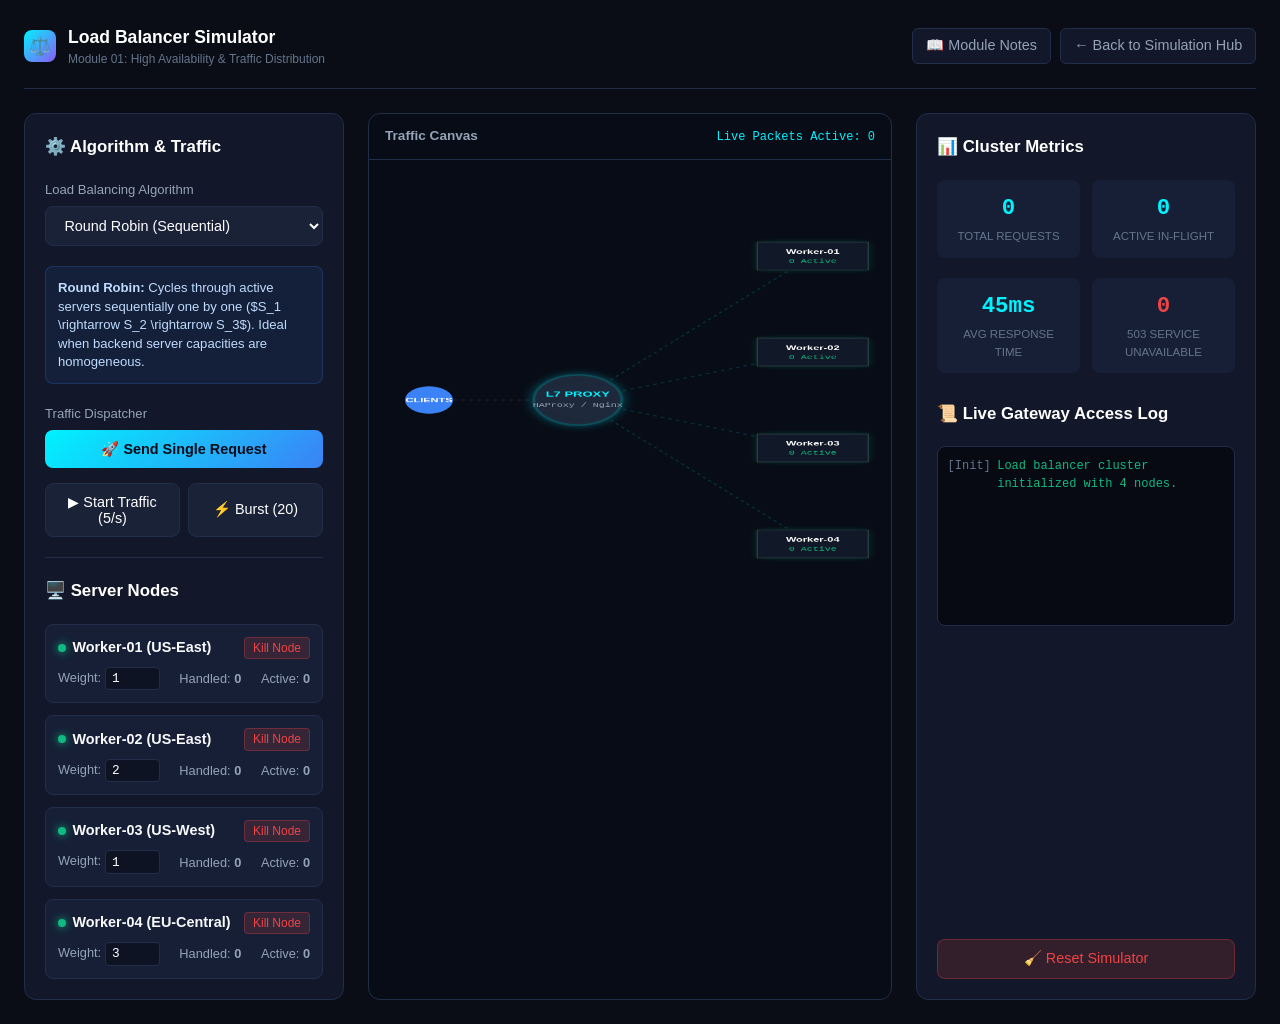
<file: 01-scalability-load-balancing/04-load-balancing-algorithms/simulation.html>
<!DOCTYPE html>
<html lang="en">
<head>
  <meta charset="UTF-8">
  <meta name="viewport" content="width=device-width, initial-scale=1.0">
  <title>Load Balancer Simulator | System Design Lab</title>
  <style>
    :root {
      --bg-dark: #0a0d16;
      --card-bg: #121829;
      --card-border: #222d4a;
      --accent-cyan: #00f2fe;
      --accent-blue: #3b82f6;
      --accent-green: #10b981;
      --accent-amber: #f59e0b;
      --accent-red: #ef4444;
      --accent-purple: #8b5cf6;
      --text-primary: #f8fafc;
      --text-secondary: #94a3b8;
      --text-muted: #64748b;
      --font-mono: ui-monospace, SFMono-Regular, Menlo, Monaco, Consolas, monospace;
      --font-sans: -apple-system, BlinkMacSystemFont, "Segoe UI", Roboto, sans-serif;
    }

    * { box-sizing: border-box; margin: 0; padding: 0; }

    body {
      background-color: var(--bg-dark);
      color: var(--text-primary);
      font-family: var(--font-sans);
      line-height: 1.5;
      padding: 1.5rem;
      min-height: 100vh;
      display: flex;
      flex-direction: column;
    }

    /* Header */
    header {
      display: flex;
      justify-content: space-between;
      align-items: center;
      padding-bottom: 1.25rem;
      border-bottom: 1px solid var(--card-border);
      margin-bottom: 1.5rem;
    }

    .brand {
      display: flex;
      align-items: center;
      gap: 0.75rem;
      text-decoration: none;
      color: #fff;
    }

    .brand-icon {
      width: 32px;
      height: 32px;
      border-radius: 8px;
      background: linear-gradient(135deg, var(--accent-cyan), var(--accent-purple));
      display: grid;
      place-items: center;
      font-size: 1.1rem;
    }

    .back-btn {
      color: var(--text-secondary);
      text-decoration: none;
      font-size: 0.9rem;
      padding: 0.4rem 0.8rem;
      border-radius: 6px;
      background: var(--card-bg);
      border: 1px solid var(--card-border);
      transition: all 0.2s;
    }

    .back-btn:hover {
      color: #fff;
      border-color: var(--accent-cyan);
    }

    /* Main Grid */
    .dashboard-grid {
      display: grid;
      grid-template-columns: 320px 1fr 340px;
      gap: 1.5rem;
      flex-grow: 1;
    }

    @media (max-width: 1200px) {
      .dashboard-grid {
        grid-template-columns: 1fr;
      }
    }

    /* Panels */
    .panel {
      background: var(--card-bg);
      border: 1px solid var(--card-border);
      border-radius: 12px;
      padding: 1.25rem;
      display: flex;
      flex-direction: column;
      gap: 1.25rem;
    }

    .panel-title {
      font-size: 1.05rem;
      font-weight: 700;
      display: flex;
      align-items: center;
      gap: 0.5rem;
      color: #fff;
    }

    /* Controls */
    .control-group {
      display: flex;
      flex-direction: column;
      gap: 0.4rem;
    }

    label {
      font-size: 0.82rem;
      color: var(--text-secondary);
      font-weight: 500;
    }

    select, button {
      font-family: inherit;
      border-radius: 8px;
      padding: 0.65rem 0.9rem;
      font-size: 0.9rem;
      border: 1px solid var(--card-border);
      background: #1a2238;
      color: #fff;
      cursor: pointer;
      transition: all 0.2s;
    }

    select:focus, button:focus {
      outline: none;
      border-color: var(--accent-cyan);
    }

    .btn-primary {
      background: linear-gradient(135deg, var(--accent-cyan), var(--accent-blue));
      color: #060b18;
      font-weight: 700;
      border: none;
    }

    .btn-primary:hover {
      filter: brightness(1.1);
      box-shadow: 0 0 15px rgba(0, 242, 254, 0.4);
    }

    .btn-danger {
      background: rgba(239, 68, 68, 0.15);
      color: var(--accent-red);
      border: 1px solid rgba(239, 68, 68, 0.3);
    }

    .btn-danger:hover {
      background: rgba(239, 68, 68, 0.25);
    }

    .btn-group {
      display: flex;
      gap: 0.5rem;
    }

    .btn-group button {
      flex: 1;
    }

    /* Canvas Stage */
    .stage-container {
      position: relative;
      background: #080c16;
      border: 1px solid var(--card-border);
      border-radius: 12px;
      overflow: hidden;
      display: flex;
      flex-direction: column;
    }

    canvas {
      width: 100%;
      height: 480px;
      display: block;
    }

    /* Server cards list */
    .server-list {
      display: flex;
      flex-direction: column;
      gap: 0.75rem;
    }

    .server-card {
      background: #161f36;
      border: 1px solid var(--card-border);
      border-radius: 8px;
      padding: 0.75rem;
      display: flex;
      flex-direction: column;
      gap: 0.5rem;
      transition: all 0.2s;
    }

    .server-card.down {
      opacity: 0.45;
      filter: grayscale(1);
      border-color: var(--accent-red);
    }

    .server-header {
      display: flex;
      justify-content: space-between;
      align-items: center;
    }

    .server-name {
      font-weight: 600;
      font-size: 0.9rem;
      display: flex;
      align-items: center;
      gap: 0.4rem;
    }

    .status-dot {
      width: 8px;
      height: 8px;
      border-radius: 50%;
      background: var(--accent-green);
      box-shadow: 0 0 8px var(--accent-green);
    }

    .status-dot.offline {
      background: var(--accent-red);
      box-shadow: 0 0 8px var(--accent-red);
    }

    .server-controls {
      display: flex;
      justify-content: space-between;
      align-items: center;
      font-size: 0.8rem;
      color: var(--text-secondary);
    }

    .server-weight-input {
      width: 55px;
      padding: 0.2rem 0.4rem;
      background: #0d1322;
      border: 1px solid var(--card-border);
      border-radius: 4px;
      color: #fff;
      font-family: var(--font-mono);
      font-size: 0.8rem;
    }

    .toggle-node-btn {
      padding: 0.2rem 0.5rem;
      font-size: 0.75rem;
      border-radius: 4px;
    }

    /* Logs & Stats */
    .metrics-row {
      display: grid;
      grid-template-columns: 1fr 1fr;
      gap: 0.75rem;
    }

    .metric-card {
      background: #161f36;
      border-radius: 8px;
      padding: 0.75rem;
      text-align: center;
    }

    .metric-val {
      font-size: 1.4rem;
      font-weight: 700;
      font-family: var(--font-mono);
      color: var(--accent-cyan);
    }

    .metric-lbl {
      font-size: 0.72rem;
      color: var(--text-muted);
      text-transform: uppercase;
      margin-top: 0.2rem;
    }

    .log-box {
      background: #070a12;
      border: 1px solid var(--card-border);
      border-radius: 8px;
      padding: 0.6rem;
      font-family: var(--font-mono);
      font-size: 0.75rem;
      color: var(--text-secondary);
      height: 180px;
      overflow-y: auto;
      display: flex;
      flex-direction: column;
      gap: 0.35rem;
    }

    .log-item {
      display: flex;
      gap: 0.4rem;
    }

    .log-time { color: var(--text-muted); }
    .log-success { color: var(--accent-green); }
    .log-warn { color: var(--accent-amber); }
    .log-error { color: var(--accent-red); }

    /* Explanation Box */
    .info-card {
      background: rgba(59, 130, 246, 0.08);
      border: 1px solid rgba(59, 130, 246, 0.2);
      border-radius: 8px;
      padding: 0.75rem;
      font-size: 0.82rem;
      color: #bfdbfe;
      line-height: 1.4;
    }
  </style>
</head>
<body>

  <!-- Top Navigation -->
  <header>
    <a href="../../index.html" class="brand">
      <div class="brand-icon">⚖️</div>
      <div>
        <h1 style="font-size: 1.1rem; font-weight: 700;">Load Balancer Simulator</h1>
        <p style="font-size: 0.75rem; color: var(--text-muted);">Module 01: High Availability & Traffic Distribution</p>
      </div>
    </a>
    <div style="display: flex; gap: 0.6rem; align-items: center;">
      <a href="../README.md" class="back-btn">📖 Module Notes</a>
      <a href="../../index.html" class="back-btn">← Back to Simulation Hub</a>
    </div>
  </header>

  <!-- Main Simulator Layout -->
  <main class="dashboard-grid">

    <!-- Column 1: Config & Controls -->
    <aside class="panel">
      <h2 class="panel-title">⚙️ Algorithm & Traffic</h2>

      <div class="control-group">
        <label for="algorithmSelect">Load Balancing Algorithm</label>
        <select id="algorithmSelect">
          <option value="round_robin">Round Robin (Sequential)</option>
          <option value="weighted_round_robin">Weighted Round Robin</option>
          <option value="least_connections">Least Connections</option>
          <option value="random">Random Distribution</option>
          <option value="ip_hash">IP Hash / Consistent Hash</option>
        </select>
      </div>

      <div class="info-card" id="algoExplanation">
        <strong>Round Robin:</strong> Cycles through active servers sequentially one by one ($S_1 \rightarrow S_2 \rightarrow S_3$). Ideal when backend server capacities are homogeneous.
      </div>

      <div class="control-group">
        <label>Traffic Dispatcher</label>
        <button class="btn-primary" id="btnSingle">🚀 Send Single Request</button>
        <div class="btn-group" style="margin-top: 0.5rem;">
          <button id="btnContinuous">▶ Start Traffic (5/s)</button>
          <button id="btnBurst">⚡ Burst (20)</button>
        </div>
      </div>

      <hr style="border: 0; border-top: 1px solid var(--card-border);">

      <div class="panel-title">🖥️ Server Nodes</div>
      <div class="server-list" id="serverListContainer">
        <!-- Rendered by JS -->
      </div>
    </aside>

    <!-- Column 2: Visual Canvas Area -->
    <section class="stage-container">
      <div style="padding: 0.75rem 1rem; border-bottom: 1px solid var(--card-border); display: flex; justify-content: space-between; align-items: center;">
        <span style="font-weight: 600; font-size: 0.85rem; color: var(--text-secondary);">Traffic Canvas</span>
        <span style="font-size: 0.75rem; color: var(--accent-cyan); font-family: var(--font-mono);">Live Packets Active: <span id="activePacketsCount">0</span></span>
      </div>
      <canvas id="simCanvas"></canvas>
    </section>

    <!-- Column 3: Metrics & Live Logs -->
    <aside class="panel">
      <h2 class="panel-title">📊 Cluster Metrics</h2>

      <div class="metrics-row">
        <div class="metric-card">
          <div class="metric-val" id="totalRequests">0</div>
          <div class="metric-lbl">Total Requests</div>
        </div>
        <div class="metric-card">
          <div class="metric-val" id="activeConnections">0</div>
          <div class="metric-lbl">Active In-Flight</div>
        </div>
      </div>

      <div class="metrics-row">
        <div class="metric-card">
          <div class="metric-val" id="avgLatency">45ms</div>
          <div class="metric-lbl">Avg Response Time</div>
        </div>
        <div class="metric-card">
          <div class="metric-val" id="droppedRequests" style="color: var(--accent-red);">0</div>
          <div class="metric-lbl">503 Service Unavailable</div>
        </div>
      </div>

      <div class="panel-title" style="margin-top: 0.5rem;">📜 Live Gateway Access Log</div>
      <div class="log-box" id="logBox">
        <div class="log-item">
          <span class="log-time">[Init]</span>
          <span class="log-success">Load balancer cluster initialized with 4 nodes.</span>
        </div>
      </div>

      <button id="btnReset" class="btn-danger" style="margin-top: auto;">🧹 Reset Simulator</button>
    </aside>

  </main>

  <script>
    // --- STATE CONFIGURATION ---
    const servers = [
      { id: 1, name: "Worker-01 (US-East)", ip: "10.0.1.10", weight: 1, activeConns: 0, handledTotal: 0, isOnline: true },
      { id: 2, name: "Worker-02 (US-East)", ip: "10.0.1.11", weight: 2, activeConns: 0, handledTotal: 0, isOnline: true },
      { id: 3, name: "Worker-03 (US-West)", ip: "10.0.2.20", weight: 1, activeConns: 0, handledTotal: 0, isOnline: true },
      { id: 4, name: "Worker-04 (EU-Central)", ip: "10.0.3.30", weight: 3, activeConns: 0, handledTotal: 0, isOnline: true }
    ];

    let packets = [];
    let rrIndex = 0;
    let wrrIndex = 0;
    let wrrCurrentWeight = 0;
    let continuousInterval = null;
    let totalRequestsCount = 0;
    let droppedRequestsCount = 0;

    const algoExplanations = {
      round_robin: "<strong>Round Robin:</strong> Cycles through active servers sequentially one by one (S1 → S2 → S3). Ideal when server hardware and request latencies are uniform.",
      weighted_round_robin: "<strong>Weighted Round Robin:</strong> Allocates traffic proportionally to configured server weights. Higher-spec servers (e.g. 8-core vs 2-core) handle proportionally higher traffic.",
      least_connections: "<strong>Least Connections:</strong> Directs traffic to the server with the fewest active, currently processing connections. Best for long-lived sessions (WebSockets, DB queries).",
      random: "<strong>Random:</strong> Distributes requests completely randomly using pseudorandom selection. Uniformly distributes traffic over large sample sizes via the law of large numbers.",
      ip_hash: "<strong>IP / Consistent Hashing:</strong> Hashes the client's IP address to map them deterministically to the same server (Session Persistence / Sticky Sessions)."
    };

    // --- DOM REFERENCES ---
    const canvas = document.getElementById("simCanvas");
    const ctx = canvas.getContext("2d");
    const serverListContainer = document.getElementById("serverListContainer");
    const algorithmSelect = document.getElementById("algorithmSelect");
    const algoExplanation = document.getElementById("algoExplanation");
    const btnSingle = document.getElementById("btnSingle");
    const btnContinuous = document.getElementById("btnContinuous");
    const btnBurst = document.getElementById("btnBurst");
    const btnReset = document.getElementById("btnReset");
    const totalRequestsEl = document.getElementById("totalRequests");
    const activeConnectionsEl = document.getElementById("activeConnections");
    const droppedRequestsEl = document.getElementById("droppedRequests");
    const activePacketsEl = document.getElementById("activePacketsCount");
    const logBox = document.getElementById("logBox");

    // --- CANVAS RESIZE ---
    function resizeCanvas() {
      canvas.width = canvas.parentElement.clientWidth;
      canvas.height = Math.max(480, canvas.parentElement.clientHeight - 40);
    }
    window.addEventListener("resize", resizeCanvas);
    resizeCanvas();

    // --- RENDER SERVER LIST CONTROLS ---
    function renderServerList() {
      serverListContainer.innerHTML = "";
      servers.forEach((srv) => {
        const card = document.createElement("div");
        card.className = `server-card ${srv.isOnline ? "" : "down"}`;
        card.innerHTML = `
          <div class="server-header">
            <div class="server-name">
              <span class="status-dot ${srv.isOnline ? "" : "offline"}"></span>
              <span>${srv.name}</span>
            </div>
            <button class="toggle-node-btn ${srv.isOnline ? "btn-danger" : "btn-primary"}" data-id="${srv.id}">
              ${srv.isOnline ? "Kill Node" : "Revive"}
            </button>
          </div>
          <div class="server-controls">
            <span>Weight: 
              <input type="number" min="1" max="10" value="${srv.weight}" class="server-weight-input" data-id="${srv.id}" ${srv.isOnline ? "" : "disabled"}>
            </span>
            <span>Handled: <strong>${srv.handledTotal}</strong></span>
            <span>Active: <strong style="color: ${srv.activeConns > 0 ? "var(--accent-cyan)" : "inherit"}">${srv.activeConns}</strong></span>
          </div>
        `;
        serverListContainer.appendChild(card);
      });

      // Bind node kill/revive buttons
      serverListContainer.querySelectorAll(".toggle-node-btn").forEach(btn => {
        btn.addEventListener("click", () => {
          const srvId = parseInt(btn.getAttribute("data-id"));
          const srv = servers.find(s => s.id === srvId);
          if (srv) {
            srv.isOnline = !srv.isOnline;
            log(srv.isOnline ? "warn" : "error", `${srv.name} is now ${srv.isOnline ? "ONLINE (Health check passed)" : "OFFLINE (Simulated node crash)"}`);
            renderServerList();
          }
        });
      });

      // Bind weight inputs
      serverListContainer.querySelectorAll(".server-weight-input").forEach(input => {
        input.addEventListener("change", (e) => {
          const srvId = parseInt(input.getAttribute("data-id"));
          const srv = servers.find(s => s.id === srvId);
          if (srv) {
            srv.weight = Math.max(1, parseInt(e.target.value) || 1);
            log("info", `Updated ${srv.name} weight to ${srv.weight}`);
          }
        });
      });
    }

    algorithmSelect.addEventListener("change", (e) => {
      algoExplanation.innerHTML = algoExplanations[e.target.value] || "";
      log("info", `Algorithm switched to: ${e.target.options[e.target.selectedIndex].text}`);
    });

    // --- LOGGING UTILITY ---
    function log(type, msg) {
      const time = new Date().toTimeString().split(" ")[0];
      const item = document.createElement("div");
      item.className = "log-item";
      let colorClass = "log-success";
      if (type === "warn") colorClass = "log-warn";
      if (type === "error") colorClass = "log-error";
      if (type === "info") colorClass = "log-time";

      item.innerHTML = `<span class="log-time">[${time}]</span> <span class="${colorClass}">${msg}</span>`;
      logBox.appendChild(item);
      logBox.scrollTop = logBox.scrollHeight;
    }

    // --- ALGORITHM IMPLEMENTATIONS ---
    function getOnlineServers() {
      return servers.filter(s => s.isOnline);
    }

    function selectServer(clientIp) {
      const active = getOnlineServers();
      if (active.length === 0) return null;

      const algo = algorithmSelect.value;

      if (algo === "round_robin") {
        const selected = active[rrIndex % active.length];
        rrIndex = (rrIndex + 1) % active.length;
        return selected;
      }

      if (algo === "weighted_round_robin") {
        let maxWeight = 0;
        let gcdWeight = 1;
        active.forEach(s => { if (s.weight > maxWeight) maxWeight = s.weight; });
        while (true) {
          wrrIndex = (wrrIndex + 1) % active.length;
          if (wrrIndex === 0) {
            wrrCurrentWeight = wrrCurrentWeight - gcdWeight;
            if (wrrCurrentWeight <= 0) {
              wrrCurrentWeight = maxWeight;
              if (wrrCurrentWeight === 0) return active[0];
            }
          }
          if (active[wrrIndex].weight >= wrrCurrentWeight) {
            return active[wrrIndex];
          }
        }
      }

      if (algo === "least_connections") {
        let minServer = active[0];
        for (let i = 1; i < active.length; i++) {
          if (active[i].activeConns < minServer.activeConns) {
            minServer = active[i];
          }
        }
        return minServer;
      }

      if (algo === "random") {
        const idx = Math.floor(Math.random() * active.length);
        return active[idx];
      }

      if (algo === "ip_hash") {
        let hash = 0;
        for (let i = 0; i < clientIp.length; i++) {
          hash = (hash << 5) - hash + clientIp.charCodeAt(i);
          hash |= 0;
        }
        const idx = Math.abs(hash) % active.length;
        return active[idx];
      }

      return active[0];
    }

    // --- TRAFFIC GENERATION ---
    function sendRequest() {
      totalRequestsCount++;
      totalRequestsEl.innerText = totalRequestsCount;

      const clientIp = `192.168.1.${Math.floor(Math.random() * 254) + 1}`;
      const targetServer = selectServer(clientIp);

      if (!targetServer) {
        droppedRequestsCount++;
        droppedRequestsEl.innerText = droppedRequestsCount;
        log("error", `503 Service Unavailable: No healthy backend nodes found!`);
        return;
      }

      targetServer.activeConns++;
      activeConnectionsEl.innerText = servers.reduce((acc, s) => acc + s.activeConns, 0);

      // Packet visual animation object
      const startX = 60;
      const startY = canvas.height / 2;
      const lbX = canvas.width * 0.4;
      const lbY = canvas.height / 2;

      const targetIdx = servers.findIndex(s => s.id === targetServer.id);
      const endX = canvas.width * 0.85;
      const spacing = canvas.height / (servers.length + 1);
      const endY = spacing * (targetIdx + 1);

      packets.push({
        x: startX,
        y: startY,
        progress: 0,
        stage: 1, // 1: Client -> LB, 2: LB -> Server
        startX, startY,
        lbX, lbY,
        endX, endY,
        server: targetServer,
        clientIp,
        speed: 0.025 + Math.random() * 0.01
      });

      renderServerList();
    }

    btnSingle.addEventListener("click", () => sendRequest());

    btnContinuous.addEventListener("click", () => {
      if (continuousInterval) {
        clearInterval(continuousInterval);
        continuousInterval = null;
        btnContinuous.innerText = "▶ Start Traffic (5/s)";
        btnContinuous.style.background = "";
      } else {
        continuousInterval = setInterval(() => sendRequest(), 200);
        btnContinuous.innerText = "⏹ Stop Traffic";
        btnContinuous.style.background = "var(--accent-amber)";
      }
    });

    btnBurst.addEventListener("click", () => {
      let count = 0;
      const burstInt = setInterval(() => {
        sendRequest();
        count++;
        if (count >= 20) clearInterval(burstInt);
      }, 50);
    });

    btnReset.addEventListener("click", () => {
      if (continuousInterval) {
        clearInterval(continuousInterval);
        continuousInterval = null;
        btnContinuous.innerText = "▶ Start Traffic (5/s)";
        btnContinuous.style.background = "";
      }
      packets = [];
      totalRequestsCount = 0;
      droppedRequestsCount = 0;
      totalRequestsEl.innerText = "0";
      droppedRequestsEl.innerText = "0";
      activeConnectionsEl.innerText = "0";
      servers.forEach(s => {
        s.activeConns = 0;
        s.handledTotal = 0;
        s.isOnline = true;
      });
      renderServerList();
      log("info", "Simulator state cleanly reset.");
    });

    // --- ANIMATION LOOP ---
    function draw() {
      ctx.clearRect(0, 0, canvas.width, canvas.height);

      const lbX = canvas.width * 0.4;
      const lbY = canvas.height / 2;
      const clientX = 60;
      const clientY = canvas.height / 2;

      // Draw connection wires
      ctx.strokeStyle = "rgba(255, 255, 255, 0.08)";
      ctx.lineWidth = 2;
      ctx.setLineDash([4, 4]);

      // Client to LB
      ctx.beginPath();
      ctx.moveTo(clientX, clientY);
      ctx.lineTo(lbX, lbY);
      ctx.stroke();

      // LB to Servers
      const spacing = canvas.height / (servers.length + 1);
      servers.forEach((srv, idx) => {
        const srvX = canvas.width * 0.85;
        const srvY = spacing * (idx + 1);
        ctx.beginPath();
        ctx.moveTo(lbX, lbY);
        ctx.lineTo(srvX, srvY);
        ctx.strokeStyle = srv.isOnline ? "rgba(0, 242, 254, 0.15)" : "rgba(239, 68, 68, 0.1)";
        ctx.stroke();
      });
      ctx.setLineDash([]);

      // Draw Client Icon
      ctx.fillStyle = "#3b82f6";
      ctx.beginPath();
      ctx.arc(clientX, clientY, 24, 0, Math.PI * 2);
      ctx.fill();
      ctx.fillStyle = "#fff";
      ctx.font = "bold 11px sans-serif";
      ctx.textAlign = "center";
      ctx.fillText("CLIENTS", clientX, clientY + 4);

      // Draw Load Balancer
      const lbSize = 44;
      ctx.save();
      ctx.shadowColor = "rgba(0, 242, 254, 0.4)";
      ctx.shadowBlur = 15;
      ctx.fillStyle = "#1e293b";
      ctx.strokeStyle = "var(--accent-cyan)";
      ctx.lineWidth = 3;
      ctx.beginPath();
      ctx.arc(lbX, lbY, lbSize, 0, Math.PI * 2);
      ctx.fill();
      ctx.stroke();
      ctx.restore();

      ctx.fillStyle = "#00f2fe";
      ctx.font = "bold 13px sans-serif";
      ctx.textAlign = "center";
      ctx.fillText("L7 PROXY", lbX, lbY - 6);
      ctx.font = "10px monospace";
      ctx.fillStyle = "#94a3b8";
      ctx.fillText("HAProxy / Nginx", lbX, lbY + 12);

      // Draw Servers
      servers.forEach((srv, idx) => {
        const srvX = canvas.width * 0.85;
        const srvY = spacing * (idx + 1);
        const w = 110;
        const h = 48;

        ctx.save();
        if (srv.isOnline) {
          ctx.shadowColor = "rgba(16, 185, 129, 0.2)";
          ctx.shadowBlur = 10;
          ctx.fillStyle = "#111827";
          ctx.strokeStyle = srv.activeConns > 0 ? "#10b981" : "#374151";
        } else {
          ctx.fillStyle = "#1a1215";
          ctx.strokeStyle = "#ef4444";
        }
        ctx.lineWidth = 2;
        ctx.strokeRect(srvX - w/2, srvY - h/2, w, h);
        ctx.fillRect(srvX - w/2, srvY - h/2, w, h);
        ctx.restore();

        ctx.fillStyle = srv.isOnline ? "#fff" : "#ef4444";
        ctx.font = "bold 11px sans-serif";
        ctx.textAlign = "center";
        ctx.fillText(srv.name.split(" ")[0], srvX, srvY - 4);

        ctx.font = "10px monospace";
        ctx.fillStyle = srv.isOnline ? "#10b981" : "#991b1b";
        ctx.fillText(srv.isOnline ? `${srv.activeConns} Active` : "OFFLINE", srvX, srvY + 12);
      });

      // Update and Draw Packets
      for (let i = packets.length - 1; i >= 0; i--) {
        const p = packets[i];
        p.progress += p.speed;

        if (p.stage === 1) {
          // Client -> LB
          p.x = p.startX + (p.lbX - p.startX) * p.progress;
          p.y = p.startY + (p.lbY - p.startY) * p.progress;

          if (p.progress >= 1) {
            p.stage = 2;
            p.progress = 0;
            p.startX = p.lbX;
            p.startY = p.lbY;
          }
        } else {
          // LB -> Server
          p.x = p.startX + (p.endX - p.startX) * p.progress;
          p.y = p.startY + (p.endY - p.startY) * p.progress;

          if (p.progress >= 1) {
            // Completed request
            p.server.handledTotal++;
            p.server.activeConns = Math.max(0, p.server.activeConns - 1);
            activeConnectionsEl.innerText = servers.reduce((acc, s) => acc + s.activeConns, 0);
            renderServerList();
            packets.splice(i, 1);
            continue;
          }
        }

        // Draw packet dot
        ctx.fillStyle = "#00f2fe";
        ctx.shadowColor = "#00f2fe";
        ctx.shadowBlur = 8;
        ctx.beginPath();
        ctx.arc(p.x, p.y, 5, 0, Math.PI * 2);
        ctx.fill();
        ctx.shadowBlur = 0;
      }

      activePacketsEl.innerText = packets.length;
      requestAnimationFrame(draw);
    }

    // --- INITIALIZE ---
    renderServerList();
    draw();
  </script>
</body>
</html>
</file>
